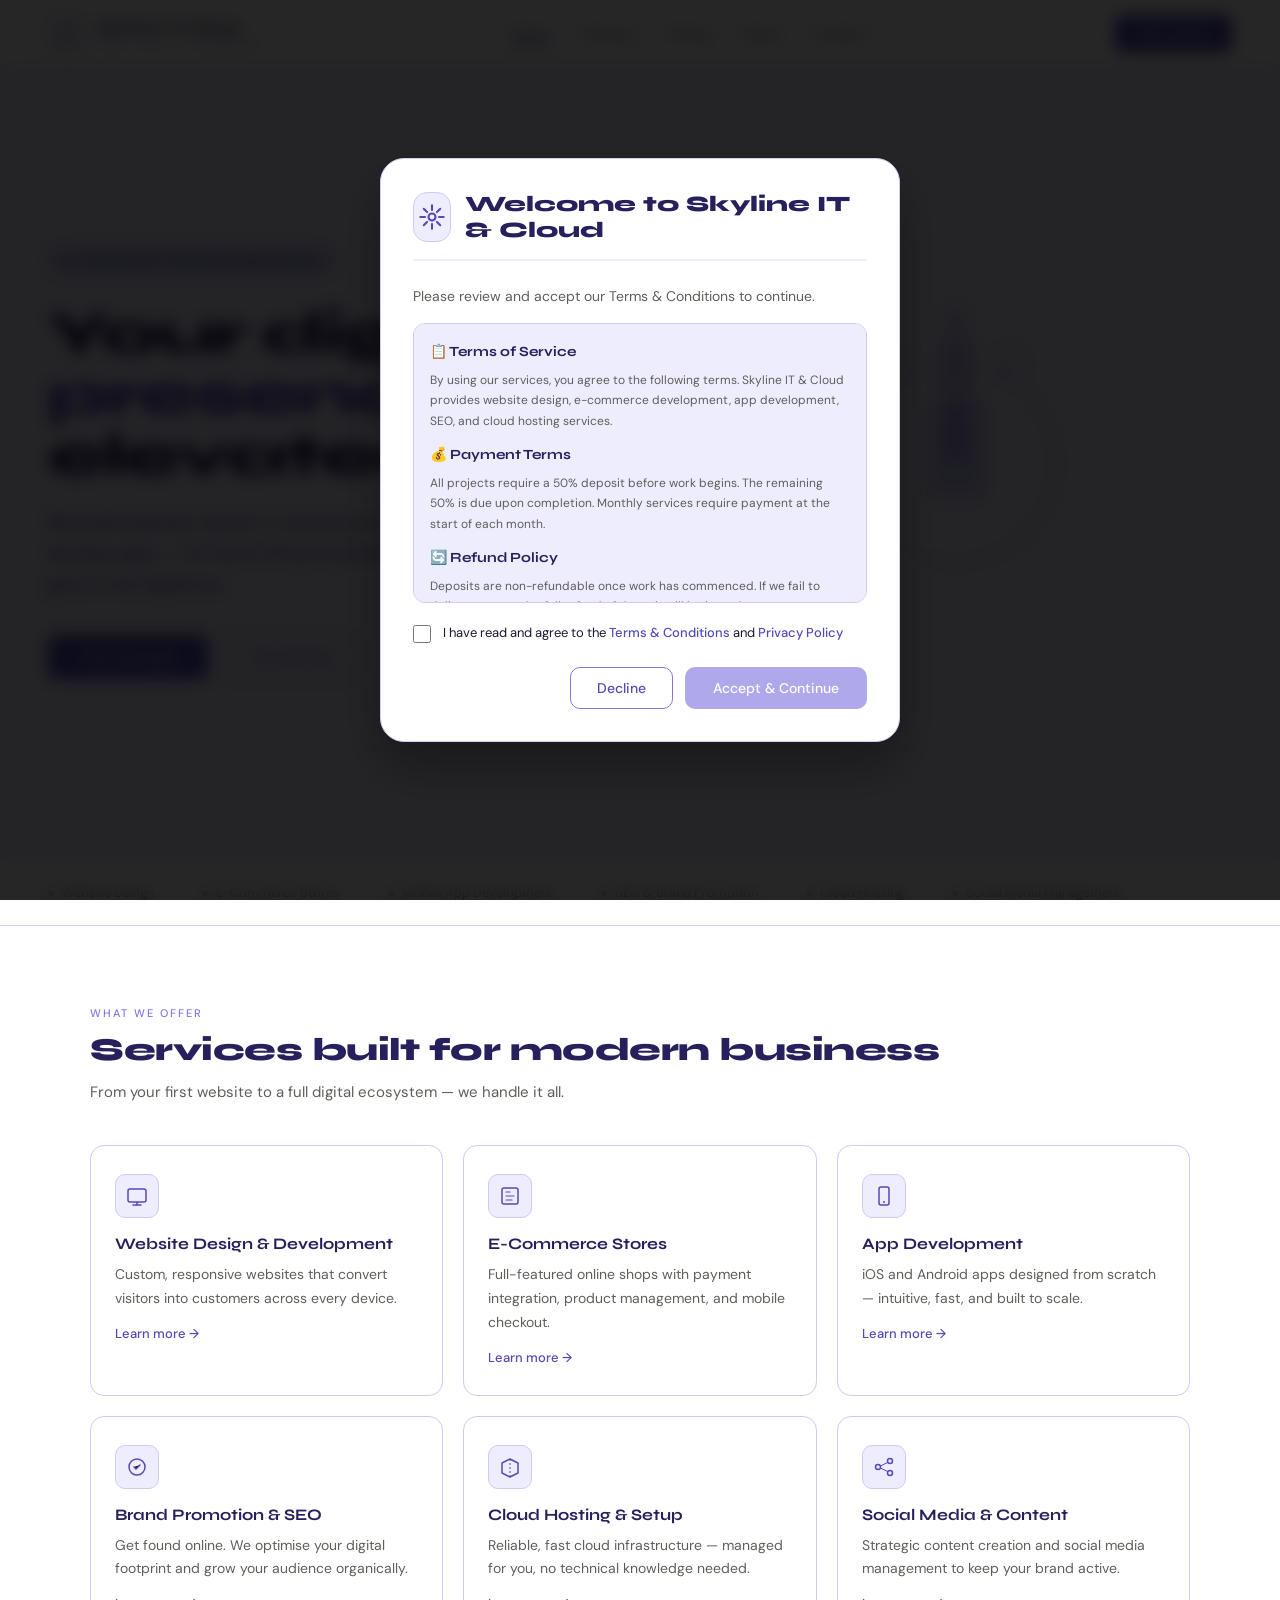
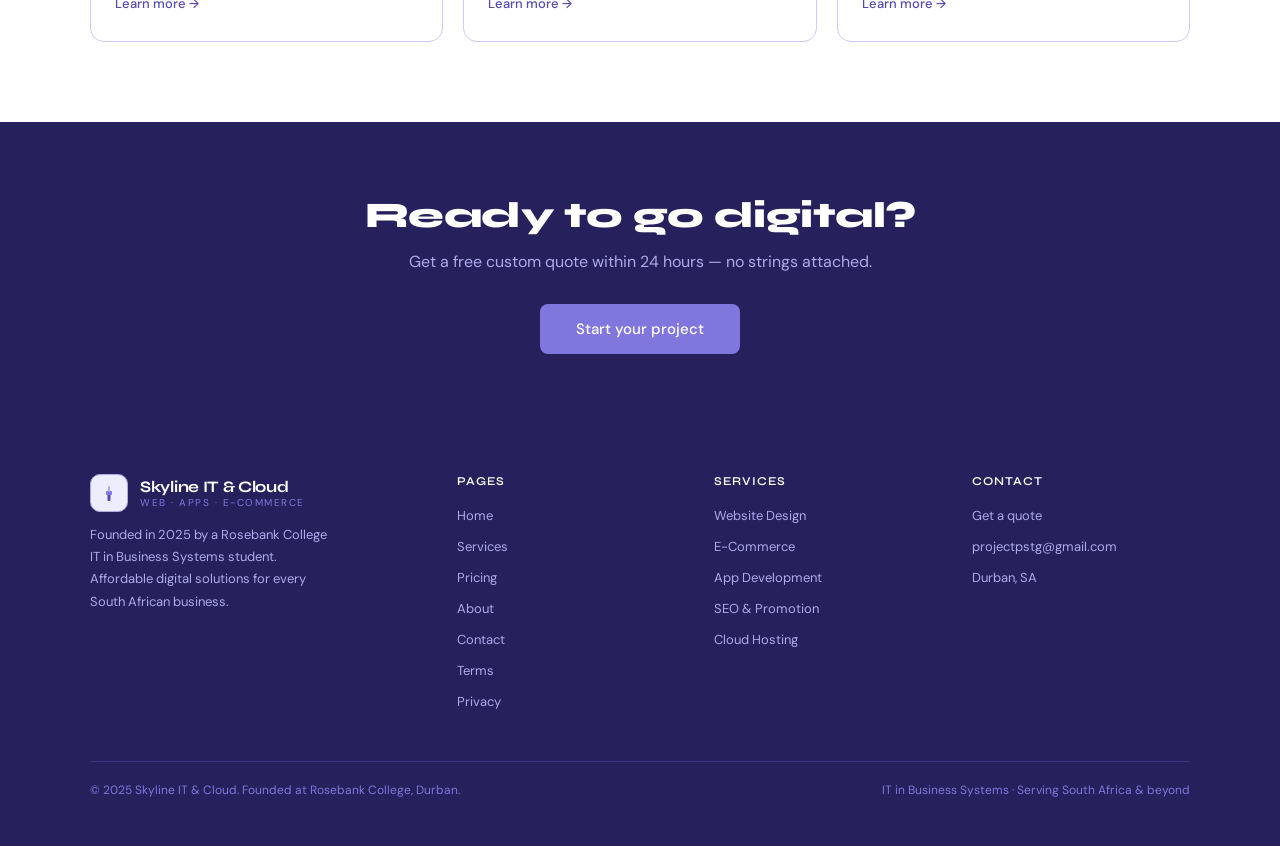
<file: index.html>
<!DOCTYPE html>
<html lang="en">
<head>
<meta charset="UTF-8"/>
<meta name="viewport" content="width=device-width, initial-scale=1.0"/>
<title>Skyline IT & Cloud — Home</title>
<link rel="stylesheet" href="shared.css"/>
<style>
.hero {
  min-height: 88vh;
  display: flex;
  align-items: center;
  background: var(--pu50);
  position: relative;
  overflow: hidden;
  padding: 80px 48px;
}

.hero-bg-ring {
  position: absolute;
  right: 5%;
  top: 50%;
  transform: translateY(-50%);
  width: 520px;
  height: 520px;
}

.hero-content {
  position: relative;
  z-index: 2;
  max-width: 600px;
}

.hero-badge {
  display: inline-flex;
  align-items: center;
  gap: 8px;
  background: var(--pu100);
  color: var(--pu800);
  font-size: 12px;
  padding: 6px 16px;
  border-radius: 20px;
  margin-bottom: 28px;
  font-weight: 500;
}

.hero-badge-dot {
  width: 6px; height: 6px;
  background: var(--pu600);
  border-radius: 50%;
  animation: pulse 2s infinite;
}

@keyframes pulse {
  0%, 100% { opacity: 1; transform: scale(1); }
  50% { opacity: 0.5; transform: scale(1.3); }
}

.hero h1 {
  font-size: 58px;
  font-weight: 800;
  color: var(--pu900);
  line-height: 1.05;
  letter-spacing: -2px;
  margin-bottom: 22px;
}

.hero h1 em {
  font-style: normal;
  color: var(--pu600);
}

.hero p {
  font-size: 17px;
  color: var(--pu800);
  line-height: 1.8;
  margin-bottom: 36px;
  max-width: 440px;
}

.hero-btns { display: flex; gap: 14px; flex-wrap: wrap; }

.trust-bar {
  padding: 24px 48px;
  border-top: 1px solid var(--pu100);
  border-bottom: 1px solid var(--pu100);
  background: white;
  display: flex;
  align-items: center;
  gap: 48px;
  overflow: hidden;
}

.trust-item {
  font-size: 13px;
  color: var(--text-muted);
  display: flex;
  align-items: center;
  gap: 8px;
  white-space: nowrap;
}

.trust-dot { width: 6px; height: 6px; background: var(--pu400); border-radius: 50%; flex-shrink: 0; }

.home-services { padding: 80px 48px; }
.home-services-inner { max-width: 1100px; margin: 0 auto; }

.services-grid {
  display: grid;
  grid-template-columns: repeat(3, 1fr);
  gap: 20px;
  margin-top: 40px;
}

.svc-card {
  border: 1px solid var(--pu100);
  border-radius: 14px;
  padding: 28px 24px;
  transition: border-color 0.2s, transform 0.2s;
  background: white;
}

.svc-card:hover { border-color: var(--pu400); transform: translateY(-3px); }

.svc-icon {
  width: 44px; height: 44px;
  background: var(--pu50);
  border-radius: 10px;
  border: 1px solid var(--pu100);
  display: flex;
  align-items: center;
  justify-content: center;
  margin-bottom: 16px;
}

.svc-card h3 {
  font-size: 16px;
  font-weight: 700;
  color: var(--pu900);
  margin-bottom: 10px;
}

.svc-card p { font-size: 14px; color: var(--text-muted); line-height: 1.7; }

.svc-link {
  display: inline-block;
  margin-top: 14px;
  font-size: 13px;
  color: var(--pu600);
  text-decoration: none;
  font-weight: 500;
}

.svc-link:hover { color: var(--pu800); }

.cta-strip {
  background: var(--pu900);
  padding: 72px 48px;
  text-align: center;
}

.cta-strip h2 {
  font-size: 36px;
  font-weight: 800;
  color: white;
  letter-spacing: -0.5px;
  margin-bottom: 14px;
}

.cta-strip p { font-size: 16px; color: var(--pu200); margin-bottom: 32px; }

.cta-strip .btn-primary { background: var(--pu400); font-size: 15px; padding: 15px 36px; }
.cta-strip .btn-primary:hover { background: var(--pu200); color: var(--pu900); }

@media (max-width: 900px) {
  .services-grid {
    grid-template-columns: repeat(2, 1fr);
  }

  .trust-bar {
    gap: 24px;
  }
}

@media (max-width: 768px) {
  .hero {
    padding: 60px 24px;
    min-height: auto;
  }

  .hero h1 {
    font-size: 42px;
  }

  .hero p {
    font-size: 16px;
    max-width: 100%;
  }

  .hero-btns {
    flex-direction: column;
    align-items: flex-start;
  }

  .hero-btns .btn-outline {
    width: 100%;
    text-align: center;
  }

  .services-grid {
    grid-template-columns: 1fr;
    gap: 16px;
    margin-top: 32px;
  }

  .svc-card {
    padding: 24px 20px;
  }

  .home-services {
    padding: 60px 24px;
  }

  .cta-strip {
    padding: 48px 24px;
  }

  .cta-strip h2 {
    font-size: 28px;
  }

  .cta-strip p {
    font-size: 15px;
  }
}

@media (max-width: 600px) {
  .hero {
    padding: 48px 20px;
  }

  .hero h1 {
    font-size: 36px;
  }

  .hero-badge {
    font-size: 11px;
    padding: 5px 12px;
  }

  .trust-bar {
    padding: 20px 20px;
    gap: 16px;
    flex-wrap: wrap;
  }

  .trust-item {
    font-size: 12px;
  }

  .home-services {
    padding: 48px 20px;
  }

  .cta-strip {
    padding: 40px 20px;
  }
}
</style>
</head>
<body>

<nav>
  <a href="index.html" class="logo">
    <div class="logo-icon">
      <svg width="20" height="20" viewBox="0 0 20 20"><rect x="8.5" y="11" width="3" height="7" rx="1" fill="#534AB7"/><rect x="7" y="8" width="6" height="4" rx="1" fill="#7F77DD"/><rect x="9" y="3" width="2" height="6" rx="1" fill="#AFA9EC"/><path d="M6 6 Q3 5 6 4" fill="none" stroke="#7F77DD" stroke-width="1.2" stroke-linecap="round"/><path d="M14 6 Q17 5 14 4" fill="none" stroke="#7F77DD" stroke-width="1.2" stroke-linecap="round"/></svg>
    </div>
    <div>
      <div class="logo-text">Skyline IT & Cloud</div>
      <div class="logo-tagline">WEB · APPS · E-COMMERCE</div>
    </div>
  </a>
  <ul class="nav-links">
    <li><a href="index.html" class="active">Home</a></li>
    <li><a href="services.html">Services</a></li>
    <li><a href="pricing.html">Pricing</a></li>
    <li><a href="about.html">About</a></li>
    <li><a href="contact.html">Contact</a></li>
  </ul>
  <a href="contact.html" class="nav-cta">Get a quote</a>
</nav>

<section class="hero">
  <div class="hero-content">
    <div class="hero-badge fade-up">
      <span class="hero-badge-dot"></span>
      Founded 2025 · Rosebank College, Durban
    </div>
    <h1 class="fade-up delay-1">Your digital<br/><em>presence</em>,<br/>elevated.</h1>
    <p class="fade-up delay-2">We build websites, launch e-commerce stores, and develop apps — for South African businesses ready to grow in the digital era.</p>
    <div class="hero-btns fade-up delay-3">
      <a href="pricing.html" class="btn-primary">View packages</a>
      <a href="services.html" class="btn-outline">Our services</a>
    </div>
  </div>

  <svg class="hero-bg-ring" viewBox="0 0 520 520" fill="none">
    <circle cx="260" cy="260" r="100" fill="none" stroke="#534AB7" stroke-width="3" opacity="0.2"/>
    <circle cx="260" cy="260" r="160" fill="none" stroke="#534AB7" stroke-width="1.5" stroke-dasharray="6 4" opacity="0.15"/>
    <circle cx="260" cy="260" r="220" fill="none" stroke="#534AB7" stroke-width="1" stroke-dasharray="4 6" opacity="0.1"/>
    <rect x="244" y="140" width="32" height="120" rx="6" fill="#534AB7" opacity="0.25"/>
    <rect x="232" y="200" width="56" height="95" rx="6" fill="#7F77DD" opacity="0.3"/>
    <rect x="250" y="108" width="20" height="40" rx="4" fill="#AFA9EC" opacity="0.4"/>
    <path d="M220 175 Q190 160 220 145" fill="none" stroke="#7F77DD" stroke-width="2.5" stroke-linecap="round" opacity="0.5"/>
    <path d="M205 185 Q165 160 205 135" fill="none" stroke="#AFA9EC" stroke-width="1.5" stroke-linecap="round" opacity="0.4"/>
    <path d="M300 175 Q330 160 300 145" fill="none" stroke="#7F77DD" stroke-width="2.5" stroke-linecap="round" opacity="0.5"/>
    <path d="M315 185 Q355 160 315 135" fill="none" stroke="#AFA9EC" stroke-width="1.5" stroke-linecap="round" opacity="0.4"/>
  </svg>
</section>

<div class="trust-bar">
  <div class="trust-item"><span class="trust-dot"></span>Website Design</div>
  <div class="trust-item"><span class="trust-dot"></span>E-Commerce Stores</div>
  <div class="trust-item"><span class="trust-dot"></span>Mobile App Development</div>
  <div class="trust-item"><span class="trust-dot"></span>SEO & Brand Promotion</div>
  <div class="trust-item"><span class="trust-dot"></span>Cloud Hosting</div>
  <div class="trust-item"><span class="trust-dot"></span>Social Media Management</div>
</div>

<div class="home-services">
  <div class="home-services-inner">
    <div class="section-label">What we offer</div>
    <h2 style="font-size:32px;font-weight:800;color:var(--pu900);letter-spacing:-0.5px;margin-bottom:10px">Services built for modern business</h2>
    <p style="font-size:15px;color:var(--text-muted);line-height:1.75;margin-bottom:0">From your first website to a full digital ecosystem — we handle it all.</p>

    <div class="services-grid">
      <div class="svc-card">
        <div class="svc-icon">
          <svg width="22" height="22" viewBox="0 0 22 22"><rect x="2" y="4" width="18" height="13" rx="2" fill="none" stroke="#534AB7" stroke-width="1.5"/><line x1="7" y1="20" x2="15" y2="20" stroke="#534AB7" stroke-width="1.5" stroke-linecap="round"/><line x1="11" y1="17" x2="11" y2="20" stroke="#534AB7" stroke-width="1.5"/></svg>
        </div>
        <h3>Website Design & Development</h3>
        <p>Custom, responsive websites that convert visitors into customers across every device.</p>
        <a href="services.html" class="svc-link">Learn more →</a>
      </div>
      <div class="svc-card">
        <div class="svc-icon">
          <svg width="22" height="22" viewBox="0 0 22 22"><rect x="3" y="3" width="16" height="16" rx="2" fill="none" stroke="#534AB7" stroke-width="1.5"/><path d="M7 11h8M7 7h4M7 15h6" stroke="#534AB7" stroke-width="1.2" stroke-linecap="round"/></svg>
        </div>
        <h3>E-Commerce Stores</h3>
        <p>Full-featured online shops with payment integration, product management, and mobile checkout.</p>
        <a href="services.html" class="svc-link">Learn more →</a>
      </div>
      <div class="svc-card">
        <div class="svc-icon">
          <svg width="22" height="22" viewBox="0 0 22 22"><rect x="6" y="2" width="10" height="18" rx="2" fill="none" stroke="#534AB7" stroke-width="1.5"/><circle cx="11" cy="17" r="1" fill="#534AB7"/></svg>
        </div>
        <h3>App Development</h3>
        <p>iOS and Android apps designed from scratch — intuitive, fast, and built to scale.</p>
        <a href="services.html" class="svc-link">Learn more →</a>
      </div>
      <div class="svc-card">
        <div class="svc-icon">
          <svg width="22" height="22" viewBox="0 0 22 22"><circle cx="11" cy="11" r="8" fill="none" stroke="#534AB7" stroke-width="1.5"/><path d="M8 11l2 2 4-4" stroke="#534AB7" stroke-width="1.5" stroke-linecap="round" stroke-linejoin="round"/></svg>
        </div>
        <h3>Brand Promotion & SEO</h3>
        <p>Get found online. We optimise your digital footprint and grow your audience organically.</p>
        <a href="services.html" class="svc-link">Learn more →</a>
      </div>
      <div class="svc-card">
        <div class="svc-icon">
          <svg width="22" height="22" viewBox="0 0 22 22"><path d="M3 17 L3 7 L11 3 L19 7 L19 17 L11 21 Z" fill="none" stroke="#534AB7" stroke-width="1.5" stroke-linejoin="round"/><line x1="11" y1="3" x2="11" y2="21" stroke="#534AB7" stroke-width="1" stroke-dasharray="2 2"/></svg>
        </div>
        <h3>Cloud Hosting & Setup</h3>
        <p>Reliable, fast cloud infrastructure — managed for you, no technical knowledge needed.</p>
        <a href="services.html" class="svc-link">Learn more →</a>
      </div>
      <div class="svc-card">
        <div class="svc-icon">
          <svg width="22" height="22" viewBox="0 0 22 22"><circle cx="5" cy="11" r="2.5" fill="none" stroke="#534AB7" stroke-width="1.5"/><circle cx="17" cy="5" r="2.5" fill="none" stroke="#534AB7" stroke-width="1.5"/><circle cx="17" cy="17" r="2.5" fill="none" stroke="#534AB7" stroke-width="1.5"/><line x1="7.5" y1="10" x2="14.5" y2="6.5" stroke="#534AB7" stroke-width="1"/><line x1="7.5" y1="12" x2="14.5" y2="15.5" stroke="#534AB7" stroke-width="1"/></svg>
        </div>
        <h3>Social Media & Content</h3>
        <p>Strategic content creation and social media management to keep your brand active.</p>
        <a href="services.html" class="svc-link">Learn more →</a>
      </div>
    </div>
  </div>
</div>

<div class="cta-strip">
  <h2>Ready to go digital?</h2>
  <p>Get a free custom quote within 24 hours — no strings attached.</p>
  <a href="contact.html" class="btn-primary">Start your project</a>
</div>

<footer>
  <div class="footer-inner">
    <div class="footer-brand">
      <div class="logo">
        <div class="logo-icon">
          <svg width="20" height="20" viewBox="0 0 20 20"><rect x="8.5" y="11" width="3" height="7" rx="1" fill="#534AB7"/><rect x="7" y="8" width="6" height="4" rx="1" fill="#7F77DD"/><rect x="9" y="3" width="2" height="6" rx="1" fill="#AFA9EC"/></svg>
        </div>
        <div>
          <div class="logo-text">Skyline IT & Cloud</div>
          <div class="logo-tagline">WEB · APPS · E-COMMERCE</div>
        </div>
      </div>
      <p>Founded in 2025 by a Rosebank College IT in Business Systems student. Affordable digital solutions for every South African business.</p>
    </div>
    <div class="footer-col">
      <h4>Pages</h4>
      <ul>
        <li><a href="index.html">Home</a></li>
        <li><a href="services.html">Services</a></li>
        <li><a href="pricing.html">Pricing</a></li>
        <li><a href="about.html">About</a></li>
        <li><a href="contact.html">Contact</a></li>
        <li><a href="terms.html">Terms</a></li>
        <li><a href="privacy.html">Privacy</a></li>
      </ul>
    </div>
    <div class="footer-col">
      <h4>Services</h4>
      <ul>
        <li><a href="services.html">Website Design</a></li>
        <li><a href="services.html">E-Commerce</a></li>
        <li><a href="services.html">App Development</a></li>
        <li><a href="services.html">SEO & Promotion</a></li>
        <li><a href="services.html">Cloud Hosting</a></li>
      </ul>
    </div>
    <div class="footer-col">
      <h4>Contact</h4>
      <ul>
        <li><a href="contact.html">Get a quote</a></li>
        <li><a href="mailto:projectpstg@gmail.com">projectpstg@gmail.com</a></li>
        <li><a href="#">Durban, SA</a></li>
      </ul>
    </div>
  </div>
  <div class="footer-bottom">
    <p>© 2025 Skyline IT & Cloud. Founded at Rosebank College, Durban.</p>
    <p>IT in Business Systems · Serving South Africa & beyond</p>
  </div>
</footer>
<!-- Terms & Conditions Popup -->
<div id="tcPopup" style="display: none;">
    <div class="tc-modal-overlay">
        <div class="tc-modal-container">
            <div class="tc-modal-header">
                <div class="tc-modal-icon">
                    <svg width="28" height="28" viewBox="0 0 24 24" fill="none" stroke="#534AB7" stroke-width="1.8">
                        <path d="M12 2v4M12 18v4M4.93 4.93l2.83 2.83M16.24 16.24l2.83 2.83M2 12h4M18 12h4M4.93 19.07l2.83-2.83M16.24 7.76l2.83-2.83" stroke-linecap="round"/>
                        <circle cx="12" cy="12" r="3"/>
                    </svg>
                </div>
                <h3>Welcome to Skyline IT & Cloud</h3>
            </div>
            <div class="tc-modal-body">
                <p>Please review and accept our Terms & Conditions to continue.</p>
                <div class="tc-terms-scroll">
                    <h4>📋 Terms of Service</h4>
                    <p>By using our services, you agree to the following terms. Skyline IT & Cloud provides website design, e-commerce development, app development, SEO, and cloud hosting services.</p>
                    
                    <h4>💰 Payment Terms</h4>
                    <p>All projects require a 50% deposit before work begins. The remaining 50% is due upon completion. Monthly services require payment at the start of each month.</p>
                    
                    <h4>🔄 Refund Policy</h4>
                    <p>Deposits are non-refundable once work has commenced. If we fail to deliver as agreed, a full refund of deposit will be issued.</p>
                    
                    <h4>📄 Intellectual Property</h4>
                    <p>Upon full payment, you own all rights to the delivered work. We reserve the right to display the work in our portfolio.</p>
                    
                    <h4>⚠️ Limitation of Liability</h4>
                    <p>Skyline IT & Cloud is not liable for indirect damages or third-party claims. Our total liability is limited to the amount paid for the service.</p>
                    
                    <h4>🔒 Privacy Policy</h4>
                    <p>We collect only necessary information to provide our services. Your data is never sold to third parties. We use SSL encryption to protect your information.</p>
                    
                    <h4>⚖️ Governing Law</h4>
                    <p>These terms are governed by the laws of South Africa. Disputes will be resolved in Durban, South Africa.</p>
                </div>
                <label class="tc-checkbox-container">
					<input type="checkbox" id="tcAgreeCheckbox">
					<span>I have read and agree to the <a href="terms.html" id="tcTermsLink">Terms & Conditions</a> and <a href="privacy.html" id="tcPrivacyLink">Privacy Policy</a></span>
				</label>
            </div>
            <div class="tc-modal-buttons">
                <button class="tc-btn-outline" id="tcDeclineBtn">Decline</button>
                <button class="tc-btn-primary" id="tcAcceptBtn" disabled>Accept & Continue</button>
            </div>
        </div>
    </div>
</div>

<script>
(function() {
    // Check if user already accepted
    if (!localStorage.getItem('skyline_terms_accepted')) {
        // Show popup after 0.5 seconds
        setTimeout(function() {
            var popup = document.getElementById('tcPopup');
            if (popup) {
                popup.style.display = 'block';
                document.body.style.overflow = 'hidden';
            }
        }, 500);
    }
    
    // Get elements
    var checkbox = document.getElementById('tcAgreeCheckbox');
    var acceptBtn = document.getElementById('tcAcceptBtn');
    var declineBtn = document.getElementById('tcDeclineBtn');
    var popup = document.getElementById('tcPopup');
    
    // Enable accept button when checkbox is checked
    if (checkbox) {
        checkbox.addEventListener('change', function() {
            if (acceptBtn) {
                acceptBtn.disabled = !this.checked;
            }
        });
    }
    
    // Accept button click
    if (acceptBtn) {
        acceptBtn.addEventListener('click', function() {
            if (checkbox && checkbox.checked) {
                localStorage.setItem('skyline_terms_accepted', 'true');
                localStorage.setItem('skyline_terms_date', new Date().toISOString());
                if (popup) {
                    popup.style.display = 'none';
                    document.body.style.overflow = '';
                }
            }
        });
    }
    
    // Decline button click
    if (declineBtn) {
        declineBtn.addEventListener('click', function() {
            alert('You must accept the Terms & Conditions to use this website.');
            // Optional: redirect to Google
            // window.location.href = 'https://www.google.com';
        });
    }
    
    // Terms link click
    var termsLink = document.getElementById('tcTermsLink');
    if (termsLink) {
        termsLink.addEventListener('click', function(e) {
            e.preventDefault();
            alert('Full Terms & Conditions available upon request. Email projectpstg@gmail.com for details.');
        });
    }
    
    // Privacy link click
    var privacyLink = document.getElementById('tcPrivacyLink');
    if (privacyLink) {
        privacyLink.addEventListener('click', function(e) {
            e.preventDefault();
            alert('Privacy Policy: We only collect essential information to provide our services. Your data is never shared. Full policy available on request.');
        });
    }
})();
</script>
</body>
</html>
</file>
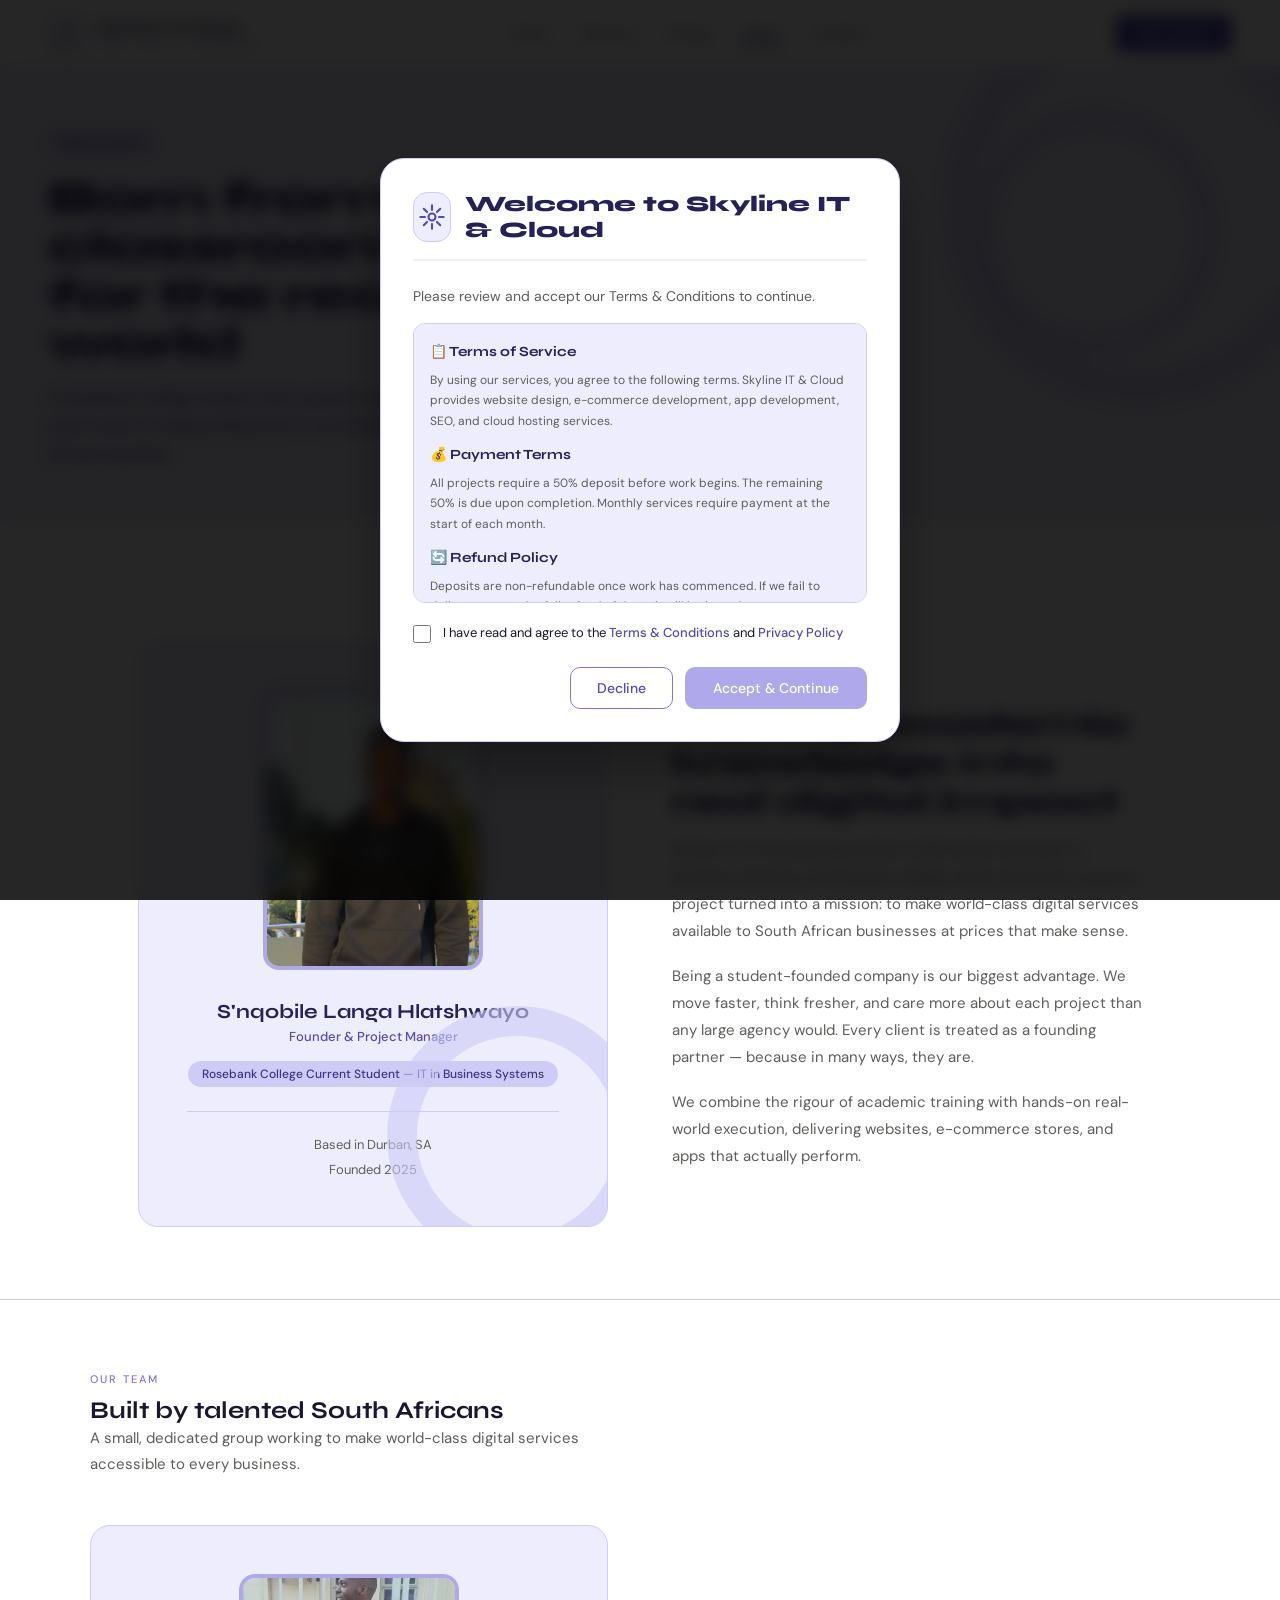
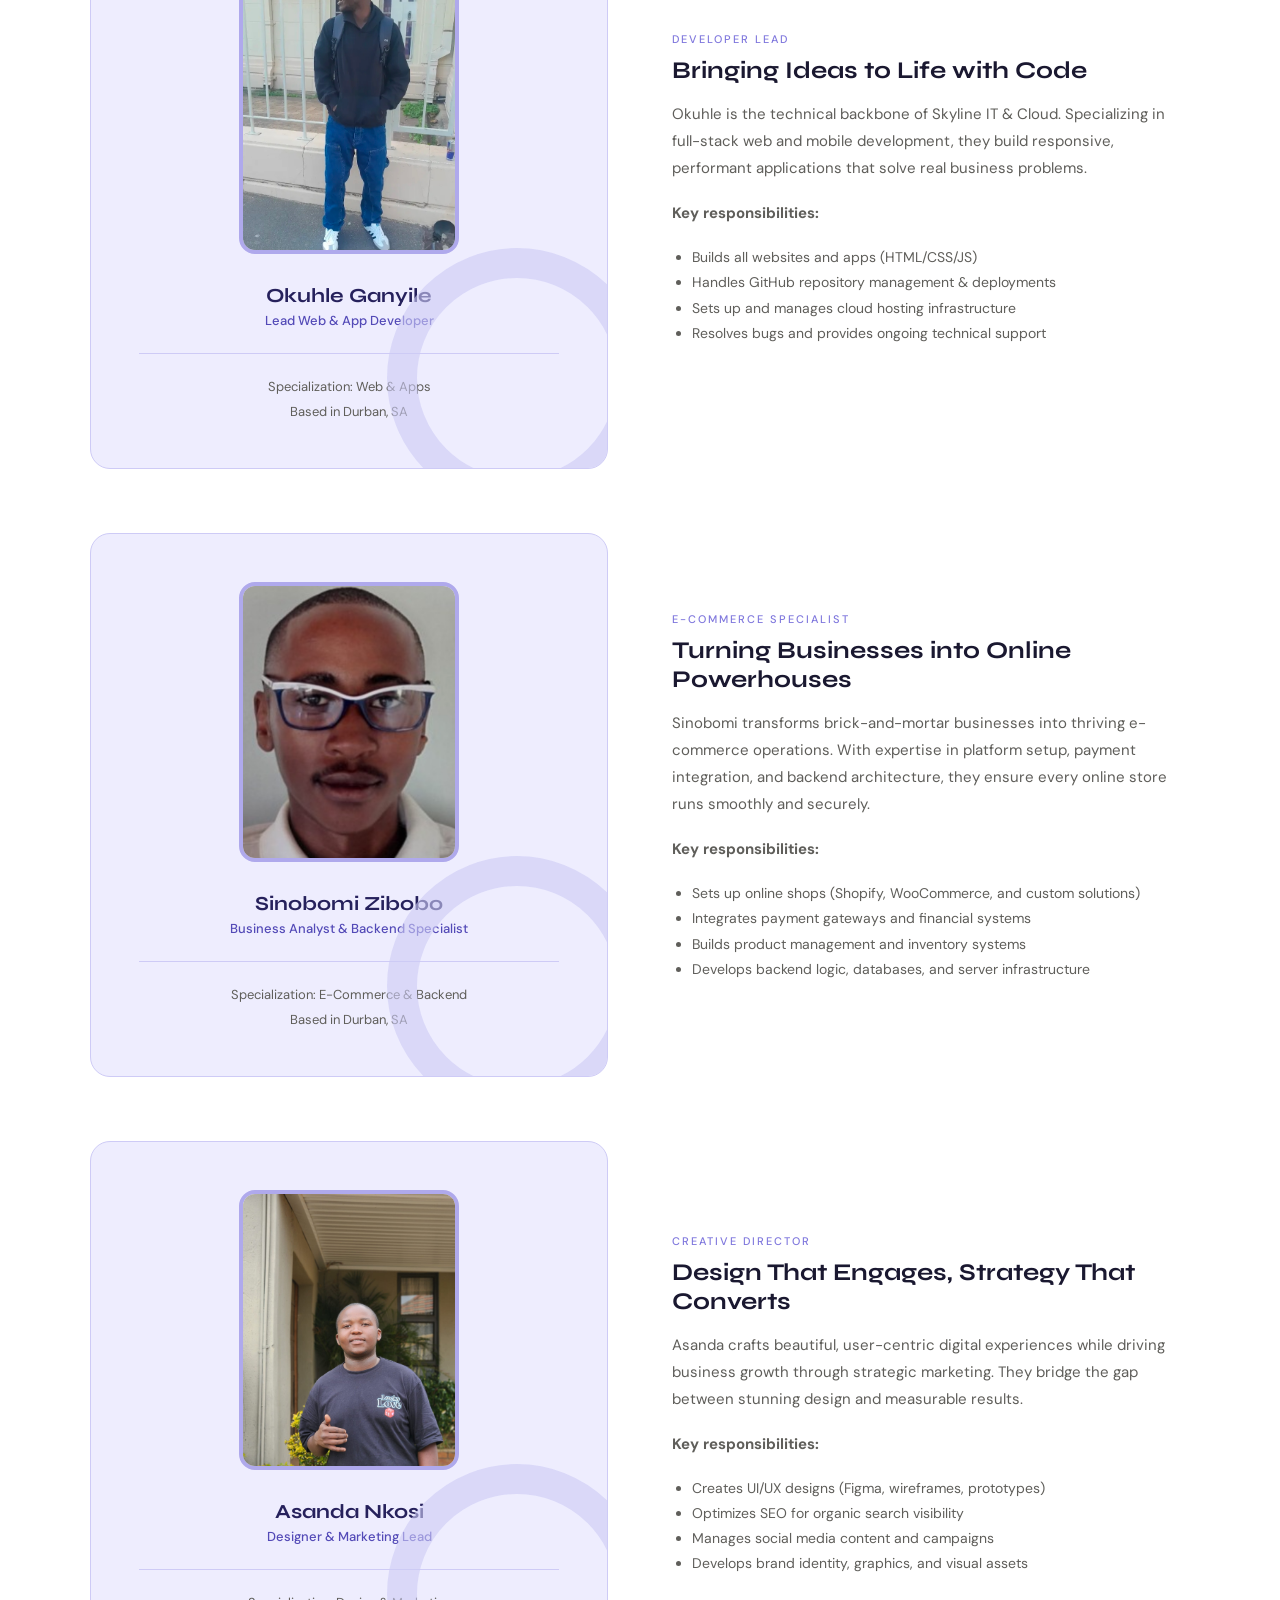
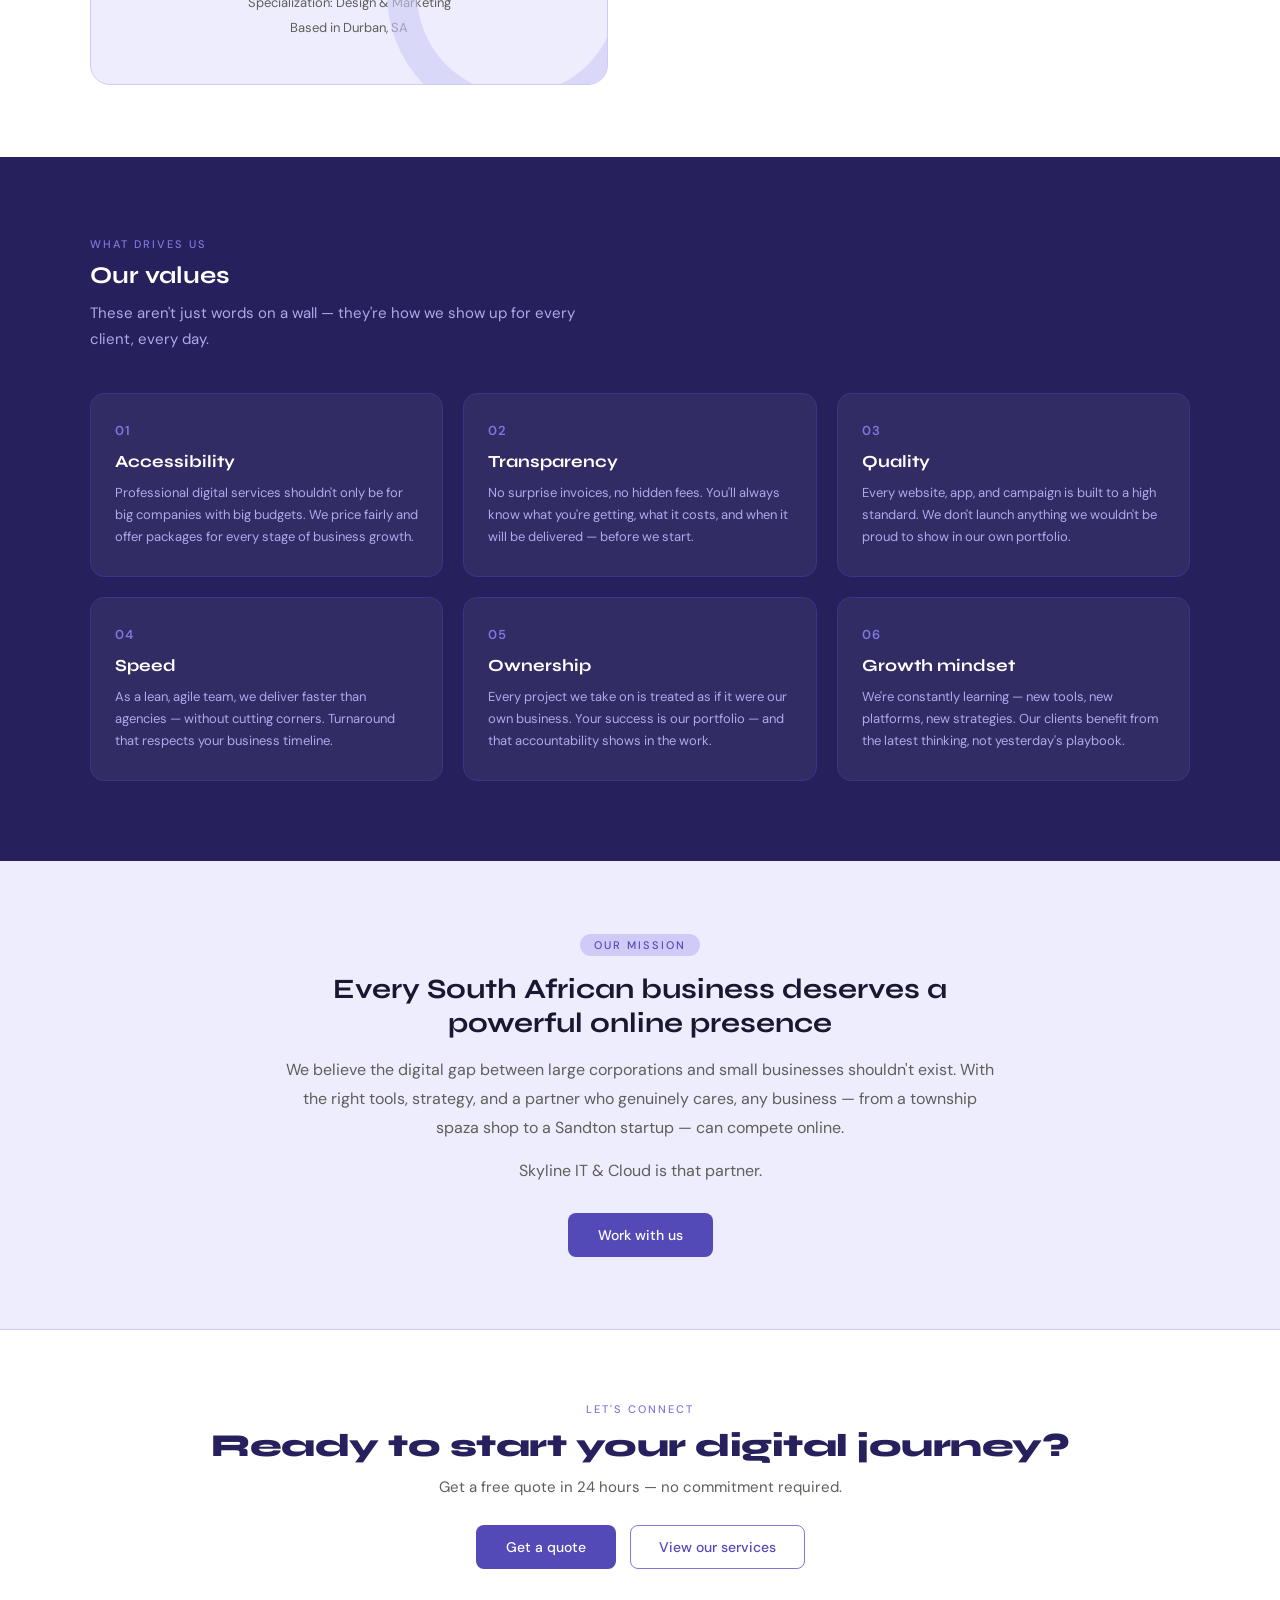
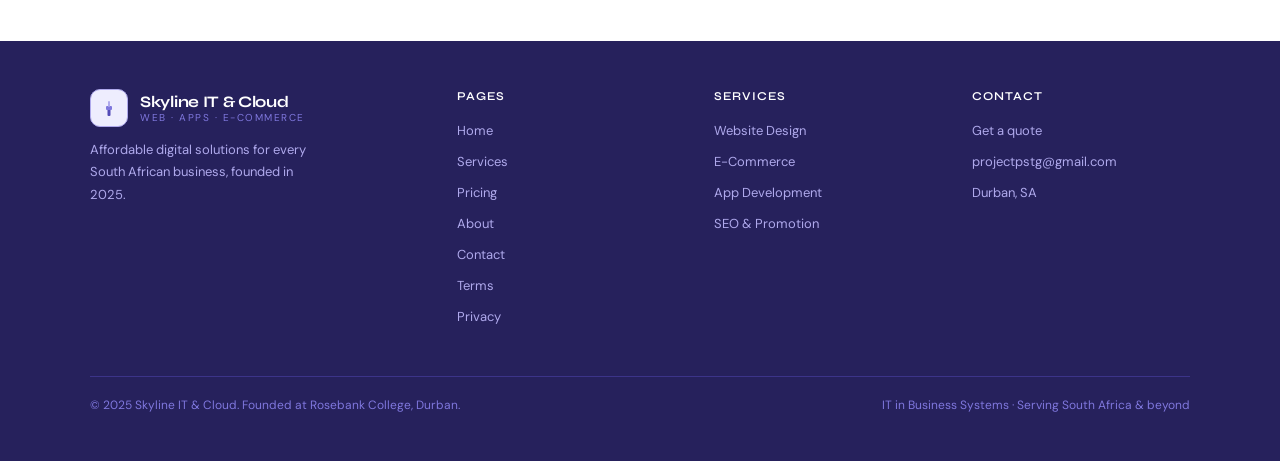
<file: about.html>
<!DOCTYPE html>
<html lang="en">
<head>
<meta charset="UTF-8"/>
<meta name="viewport" content="width=device-width, initial-scale=1.0"/>
<title>About — Skyline IT & Cloud</title>
<link rel="stylesheet" href="shared.css"/>
<style>
.about-grid {
  display: grid;
  grid-template-columns: 1fr 1fr;
  gap: 64px;
  align-items: center;
  margin-top: 48px;
}

.about-visual {
  background: var(--pu50);
  border: 1px solid var(--pu100);
  border-radius: 20px;
  padding: 48px;
  text-align: center;
  position: relative;
  overflow: hidden;
}

.about-visual::before {
  content: '';
  position: absolute;
  bottom: -40px; right: -40px;
  width: 200px; height: 200px;
  border-radius: 50%;
  border: 30px solid var(--pu100);
  opacity: 0.6;
}

.avatar {
  width: 220px; height: 280px;
  object-fit: cover;
  object-position: top center;
  margin: 0 auto 24px;
  border: 4px solid var(--pu200);
  border-radius: 16px;
}

.about-visual h3 {
  font-size: 20px;
  font-weight: 700;
  color: var(--pu900);
  margin-bottom: 4px;
}

.about-visual .role {
  font-size: 13px;
  color: var(--pu600);
  font-weight: 500;
  margin-bottom: 16px;
}

.about-visual .institution {
  display: inline-block;
  background: var(--pu100);
  color: var(--pu800);
  font-size: 12px;
  padding: 5px 14px;
  border-radius: 20px;
  font-weight: 500;
}

.about-text h2 { margin-bottom: 16px; }
.about-text p {
  font-size: 15px;
  color: var(--text-muted);
  line-height: 1.8;
  margin-bottom: 18px;
}

.stats-row {
  display: grid;
  grid-template-columns: repeat(3, 1fr);
  gap: 16px;
  margin-top: 32px;
}

.stat-card {
  background: white;
  border: 1px solid var(--pu100);
  border-radius: 12px;
  padding: 20px 16px;
  text-align: center;
}

.stat-num {
  font-size: 30px;
  font-weight: 800;
  color: var(--pu600);
  font-family: 'Syne', sans-serif;
  margin-bottom: 4px;
}

.stat-label { font-size: 12px; color: var(--text-muted); line-height: 1.4; }

.values-section {
  background: var(--pu900);
  padding: 80px 48px;
}

.values-inner { max-width: 1100px; margin: 0 auto; }
.values-inner .section-label { color: var(--pu400); }
.values-inner h2 { color: white; margin-bottom: 10px; }
.values-inner .section-sub { color: var(--pu200); }

.values-grid {
  display: grid;
  grid-template-columns: repeat(3, 1fr);
  gap: 20px;
  margin-top: 40px;
}

.value-card {
  background: rgba(255,255,255,0.05);
  border: 1px solid var(--pu800);
  border-radius: 14px;
  padding: 28px 24px;
}

.value-num {
  font-size: 13px;
  color: var(--pu400);
  font-weight: 600;
  margin-bottom: 12px;
  letter-spacing: 1px;
}

.value-card h4 {
  font-size: 17px;
  font-weight: 700;
  color: white;
  margin-bottom: 10px;
  font-family: 'Syne', sans-serif;
}

.value-card p { font-size: 13px; color: var(--pu200); line-height: 1.7; }

.mission-section { padding: 72px 48px; background: var(--pu50); border-bottom: 1px solid var(--pu100); }
.mission-inner { max-width: 720px; margin: 0 auto; text-align: center; }
.mission-inner h2 { font-size: 28px; margin-bottom: 16px; }
.mission-inner p { font-size: 16px; color: var(--text-muted); line-height: 1.8; margin-bottom: 14px; }

.cta-strip {
  padding: 72px 48px;
  text-align: center;
}

.cta-strip h2 { font-size: 32px; font-weight: 800; color: var(--pu900); letter-spacing: -0.5px; margin-bottom: 12px; }
.cta-strip p { font-size: 15px; color: var(--text-muted); margin-bottom: 28px; }

.team-section {
  padding: 72px 48px;
  background: white;
  border-top: 1px solid var(--pu100);
}

.team-inner { max-width: 1100px; margin: 0 auto; }

@media (max-width: 900px) {
  .about-grid {
    grid-template-columns: 1fr;
    gap: 48px;
  }

  .stats-row {
    grid-template-columns: repeat(2, 1fr);
  }

  .values-grid {
    grid-template-columns: repeat(2, 1fr);
  }
}

@media (max-width: 768px) {
  .about-visual {
    padding: 32px 24px;
  }

  .avatar {
    width: 180px;
    height: 240px;
  }

  .about-grid {
    gap: 40px;
    margin-top: 36px;
  }

  .stats-row {
    grid-template-columns: 1fr;
    gap: 12px;
  }

  .values-section {
    padding: 60px 24px;
  }

  .values-grid {
    grid-template-columns: 1fr;
    gap: 16px;
  }

  .mission-section {
    padding: 48px 24px;
  }

  .cta-strip {
    padding: 48px 24px;
  }

  .team-section {
    padding: 60px 24px;
  }
}

@media (max-width: 600px) {
  .about-visual {
    padding: 28px 20px;
  }

  .avatar {
    width: 160px;
    height: 200px;
  }

  .about-grid {
    gap: 32px;
    margin-top: 32px;
  }

  .stats-row {
    margin-top: 24px;
  }

  .stat-card {
    padding: 16px 12px;
  }

  .values-section {
    padding: 48px 20px;
  }

  .value-card {
    padding: 24px 20px;
  }

  .mission-section {
    padding: 40px 20px;
  }

  .mission-inner h2 {
    font-size: 24px;
  }

  .cta-strip {
    padding: 40px 20px;
  }

  .cta-strip h2 {
    font-size: 28px;
  }

  .team-section {
    padding: 40px 20px;
  }
}
</style>
</head>
<body>

<nav>
  <a href="index.html" class="logo">
    <div class="logo-icon">
      <svg width="20" height="20" viewBox="0 0 20 20"><rect x="8.5" y="11" width="3" height="7" rx="1" fill="#534AB7"/><rect x="7" y="8" width="6" height="4" rx="1" fill="#7F77DD"/><rect x="9" y="3" width="2" height="6" rx="1" fill="#AFA9EC"/><path d="M6 6 Q3 5 6 4" fill="none" stroke="#7F77DD" stroke-width="1.2" stroke-linecap="round"/><path d="M14 6 Q17 5 14 4" fill="none" stroke="#7F77DD" stroke-width="1.2" stroke-linecap="round"/></svg>
    </div>
    <div>
      <div class="logo-text">Skyline IT & Cloud</div>
      <div class="logo-tagline">WEB · APPS · E-COMMERCE</div>
    </div>
  </a>
  <ul class="nav-links">
    <li><a href="index.html">Home</a></li>
    <li><a href="services.html">Services</a></li>
    <li><a href="pricing.html">Pricing</a></li>
    <li><a href="about.html" class="active">About</a></li>
    <li><a href="contact.html">Contact</a></li>
  </ul>
  <a href="contact.html" class="nav-cta">Get a quote</a>
</nav>

<div class="page-hero">
  <div class="hero-eyebrow">Our story</div>
  <h1>Born from a classroom, built for the real world</h1>
  <p>A Rosebank College student with a passion for digital solutions and a vision to make professional IT accessible to every South African business.</p>
</div>

<div class="section">
  <div class="about-grid">
    <div class="about-visual">
      <img src="images/me.jpg" alt="S'nqobile Langa Hlatshwayo" class="avatar">
      <h3>S'nqobile Langa Hlatshwayo</h3>
      <p class="role">Founder & Project Manager</p>
      <div class="institution">Rosebank College Current Student — IT in Business Systems</div>
      <div style="margin-top:24px;padding-top:24px;border-top:1px solid var(--pu100)">
        <div style="font-size:13px;color:var(--text-muted);margin-bottom:8px">Based in Durban, SA</div>
        <div style="font-size:13px;color:var(--text-muted)">Founded 2025</div>
      </div>
    </div>
    <div class="about-text">
      <div class="section-label">Who we are</div>
      <h2>Turning academic knowledge into real digital impact</h2>
      <p>Skyline IT & Cloud was founded in 2025 while studying IT in Business Systems at Rosebank College. What started as a passion project turned into a mission: to make world-class digital services available to South African businesses at prices that make sense.</p>
      <p>Being a student-founded company is our biggest advantage. We move faster, think fresher, and care more about each project than any large agency would. Every client is treated as a founding partner — because in many ways, they are.</p>
      <p>We combine the rigour of academic training with hands-on real-world execution, delivering websites, e-commerce stores, and apps that actually perform.</p>

    </div>
  </div>
</div>

<div class="team-section">
  <div class="team-inner">
    <div class="section-label">Our team</div>
    <h2>Built by talented South Africans</h2>
    <p class="section-sub">A small, dedicated group working to make world-class digital services accessible to every business.</p>

    <!-- OG Profile -->
    <div class="about-grid" style="margin-top: 48px;">
      <div class="about-visual">
        <img src="og.jpeg" alt="Okuhle Ganyile - Lead Web & App Developer" class="avatar">
        <h3>Okuhle Ganyile</h3>
        <p class="role">Lead Web & App Developer</p>
        <div style="margin-top:24px;padding-top:24px;border-top:1px solid var(--pu100)">
          <div style="font-size:13px;color:var(--text-muted);margin-bottom:8px">Specialization: Web & Apps</div>
          <div style="font-size:13px;color:var(--text-muted)">Based in Durban, SA</div>
        </div>
      </div>
      <div class="about-text">
        <div class="section-label">Developer Lead</div>
        <h2>Bringing Ideas to Life with Code</h2>
        <p>Okuhle is the technical backbone of Skyline IT & Cloud. Specializing in full-stack web and mobile development, they build responsive, performant applications that solve real business problems.</p>
        <p><strong>Key responsibilities:</strong></p>
        <ul style="font-size:14px;color:var(--text-muted);line-height:1.8;margin:16px 0;padding-left:20px;">
          <li>Builds all websites and apps (HTML/CSS/JS)</li>
          <li>Handles GitHub repository management & deployments</li>
          <li>Sets up and manages cloud hosting infrastructure</li>
          <li>Resolves bugs and provides ongoing technical support</li>
        </ul>
      </div>
    </div>

    <!-- Sno Profile -->
    <div class="about-grid" style="margin-top: 64px;">
      <div class="about-visual">
        <img src="Sno.png" alt="Sinobomi Zibobo - Business Analyst" class="avatar">
        <h3>Sinobomi Zibobo</h3>
        <p class="role">Business Analyst & Backend Specialist</p>
        <div style="margin-top:24px;padding-top:24px;border-top:1px solid var(--pu100)">
          <div style="font-size:13px;color:var(--text-muted);margin-bottom:8px">Specialization: E-Commerce & Backend</div>
          <div style="font-size:13px;color:var(--text-muted)">Based in Durban, SA</div>
        </div>
      </div>
      <div class="about-text">
        <div class="section-label">E-Commerce Specialist</div>
        <h2>Turning Businesses into Online Powerhouses</h2>
        <p>Sinobomi transforms brick-and-mortar businesses into thriving e-commerce operations. With expertise in platform setup, payment integration, and backend architecture, they ensure every online store runs smoothly and securely.</p>
        <p><strong>Key responsibilities:</strong></p>
        <ul style="font-size:14px;color:var(--text-muted);line-height:1.8;margin:16px 0;padding-left:20px;">
          <li>Sets up online shops (Shopify, WooCommerce, and custom solutions)</li>
          <li>Integrates payment gateways and financial systems</li>
          <li>Builds product management and inventory systems</li>
          <li>Develops backend logic, databases, and server infrastructure</li>
        </ul>
      </div>
    </div>

    <!-- Fats Profile -->
    <div class="about-grid" style="margin-top: 64px;">
      <div class="about-visual">
        <img src="fats.jpeg" alt="Asanda Nkosi - Designer & Marketing Lead" class="avatar">
        <h3>Asanda Nkosi</h3>
        <p class="role">Designer & Marketing Lead</p>
        <div style="margin-top:24px;padding-top:24px;border-top:1px solid var(--pu100)">
          <div style="font-size:13px;color:var(--text-muted);margin-bottom:8px">Specialization: Design & Marketing</div>
          <div style="font-size:13px;color:var(--text-muted)">Based in Durban, SA</div>
        </div>
      </div>
      <div class="about-text">
        <div class="section-label">Creative Director</div>
        <h2>Design That Engages, Strategy That Converts</h2>
        <p>Asanda crafts beautiful, user-centric digital experiences while driving business growth through strategic marketing. They bridge the gap between stunning design and measurable results.</p>
        <p><strong>Key responsibilities:</strong></p>
        <ul style="font-size:14px;color:var(--text-muted);line-height:1.8;margin:16px 0;padding-left:20px;">
          <li>Creates UI/UX designs (Figma, wireframes, prototypes)</li>
          <li>Optimizes SEO for organic search visibility</li>
          <li>Manages social media content and campaigns</li>
          <li>Develops brand identity, graphics, and visual assets</li>
        </ul>
      </div>
    </div>

  </div>
</div>

<div class="values-section">
  <div class="values-inner">
    <div class="section-label">What drives us</div>
    <h2>Our values</h2>
    <p class="section-sub">These aren't just words on a wall — they're how we show up for every client, every day.</p>
    <div class="values-grid">
      <div class="value-card">
        <div class="value-num">01</div>
        <h4>Accessibility</h4>
        <p>Professional digital services shouldn't only be for big companies with big budgets. We price fairly and offer packages for every stage of business growth.</p>
      </div>
      <div class="value-card">
        <div class="value-num">02</div>
        <h4>Transparency</h4>
        <p>No surprise invoices, no hidden fees. You'll always know what you're getting, what it costs, and when it will be delivered — before we start.</p>
      </div>
      <div class="value-card">
        <div class="value-num">03</div>
        <h4>Quality</h4>
        <p>Every website, app, and campaign is built to a high standard. We don't launch anything we wouldn't be proud to show in our own portfolio.</p>
      </div>
      <div class="value-card">
        <div class="value-num">04</div>
        <h4>Speed</h4>
        <p>As a lean, agile team, we deliver faster than agencies — without cutting corners. Turnaround that respects your business timeline.</p>
      </div>
      <div class="value-card">
        <div class="value-num">05</div>
        <h4>Ownership</h4>
        <p>Every project we take on is treated as if it were our own business. Your success is our portfolio — and that accountability shows in the work.</p>
      </div>
      <div class="value-card">
        <div class="value-num">06</div>
        <h4>Growth mindset</h4>
        <p>We're constantly learning — new tools, new platforms, new strategies. Our clients benefit from the latest thinking, not yesterday's playbook.</p>
      </div>
    </div>
  </div>
</div>

<div class="mission-section">
  <div class="mission-inner">
    <div class="hero-eyebrow" style="margin-bottom:16px">Our mission</div>
    <h2>Every South African business deserves a powerful online presence</h2>
    <p>We believe the digital gap between large corporations and small businesses shouldn't exist. With the right tools, strategy, and a partner who genuinely cares, any business — from a township spaza shop to a Sandton startup — can compete online.</p>
    <p>Skyline IT & Cloud is that partner.</p>
    <div style="margin-top:28px">
      <a href="contact.html" class="btn-primary">Work with us</a>
    </div>
  </div>
</div>

<div class="cta-strip">
  <div class="section-label">Let's connect</div>
  <h2>Ready to start your digital journey?</h2>
  <p>Get a free quote in 24 hours — no commitment required.</p>
  <div style="display:flex;gap:14px;justify-content:center;flex-wrap:wrap">
    <a href="contact.html" class="btn-primary">Get a quote</a>
    <a href="services.html" class="btn-outline">View our services</a>
  </div>
</div>

<footer>
  <div class="footer-inner">
    <div class="footer-brand">
      <div class="logo">
        <div class="logo-icon"><svg width="20" height="20" viewBox="0 0 20 20"><rect x="8.5" y="11" width="3" height="7" rx="1" fill="#534AB7"/><rect x="7" y="8" width="6" height="4" rx="1" fill="#7F77DD"/><rect x="9" y="3" width="2" height="6" rx="1" fill="#AFA9EC"/></svg></div>
        <div><div class="logo-text">Skyline IT & Cloud</div><div class="logo-tagline">WEB · APPS · E-COMMERCE</div></div>
      </div>
      <p>Affordable digital solutions for every South African business, founded in 2025.</p>
    </div>
    <div class="footer-col"><h4>Pages</h4><ul><li><a href="index.html">Home</a></li><li><a href="services.html">Services</a></li><li><a href="pricing.html">Pricing</a></li><li><a href="about.html">About</a></li><li><a href="contact.html">Contact</a></li><li><a href="terms.html">Terms</a></li><li><a href="privacy.html">Privacy</a></li></ul></div>
    <div class="footer-col"><h4>Services</h4><ul><li><a href="services.html">Website Design</a></li><li><a href="services.html">E-Commerce</a></li><li><a href="services.html">App Development</a></li><li><a href="services.html">SEO & Promotion</a></li></ul></div>
    <div class="footer-col"><h4>Contact</h4><ul><li><a href="contact.html">Get a quote</a></li><li><a href="mailto:projectpstg@gmail.com">projectpstg@gmail.com</a></li><li><a href="#">Durban, SA</a></li></ul></div>
  </div>
  <div class="footer-bottom">
    <p>© 2025 Skyline IT & Cloud. Founded at Rosebank College, Durban.</p>
    <p>IT in Business Systems · Serving South Africa & beyond</p>
  </div>
</footer>
<!-- Terms & Conditions Popup -->
<div id="tcPopup" style="display: none;">
    <div class="tc-modal-overlay">
        <div class="tc-modal-container">
            <div class="tc-modal-header">
                <div class="tc-modal-icon">
                    <svg width="28" height="28" viewBox="0 0 24 24" fill="none" stroke="#534AB7" stroke-width="1.8">
                        <path d="M12 2v4M12 18v4M4.93 4.93l2.83 2.83M16.24 16.24l2.83 2.83M2 12h4M18 12h4M4.93 19.07l2.83-2.83M16.24 7.76l2.83-2.83" stroke-linecap="round"/>
                        <circle cx="12" cy="12" r="3"/>
                    </svg>
                </div>
                <h3>Welcome to Skyline IT & Cloud</h3>
            </div>
            <div class="tc-modal-body">
                <p>Please review and accept our Terms & Conditions to continue.</p>
                <div class="tc-terms-scroll">
                    <h4>📋 Terms of Service</h4>
                    <p>By using our services, you agree to the following terms. Skyline IT & Cloud provides website design, e-commerce development, app development, SEO, and cloud hosting services.</p>
                    
                    <h4>💰 Payment Terms</h4>
                    <p>All projects require a 50% deposit before work begins. The remaining 50% is due upon completion. Monthly services require payment at the start of each month.</p>
                    
                    <h4>🔄 Refund Policy</h4>
                    <p>Deposits are non-refundable once work has commenced. If we fail to deliver as agreed, a full refund of deposit will be issued.</p>
                    
                    <h4>📄 Intellectual Property</h4>
                    <p>Upon full payment, you own all rights to the delivered work. We reserve the right to display the work in our portfolio.</p>
                    
                    <h4>⚠️ Limitation of Liability</h4>
                    <p>Skyline IT & Cloud is not liable for indirect damages or third-party claims. Our total liability is limited to the amount paid for the service.</p>
                    
                    <h4>🔒 Privacy Policy</h4>
                    <p>We collect only necessary information to provide our services. Your data is never sold to third parties. We use SSL encryption to protect your information.</p>
                    
                    <h4>⚖️ Governing Law</h4>
                    <p>These terms are governed by the laws of South Africa. Disputes will be resolved in Durban, South Africa.</p>
                </div>
                <label class="tc-checkbox-container">
					<input type="checkbox" id="tcAgreeCheckbox">
					<span>I have read and agree to the <a href="terms.html" id="tcTermsLink">Terms & Conditions</a> and <a href="privacy.html" id="tcPrivacyLink">Privacy Policy</a></span>
				</label>
            </div>
            <div class="tc-modal-buttons">
                <button class="tc-btn-outline" id="tcDeclineBtn">Decline</button>
                <button class="tc-btn-primary" id="tcAcceptBtn" disabled>Accept & Continue</button>
            </div>
        </div>
    </div>
</div>

<script>
(function() {
    // Check if user already accepted
    if (!localStorage.getItem('skyline_terms_accepted')) {
        // Show popup after 0.5 seconds
        setTimeout(function() {
            var popup = document.getElementById('tcPopup');
            if (popup) {
                popup.style.display = 'block';
                document.body.style.overflow = 'hidden';
            }
        }, 500);
    }
    
    // Get elements
    var checkbox = document.getElementById('tcAgreeCheckbox');
    var acceptBtn = document.getElementById('tcAcceptBtn');
    var declineBtn = document.getElementById('tcDeclineBtn');
    var popup = document.getElementById('tcPopup');
    
    // Enable accept button when checkbox is checked
    if (checkbox) {
        checkbox.addEventListener('change', function() {
            if (acceptBtn) {
                acceptBtn.disabled = !this.checked;
            }
        });
    }
    
    // Accept button click
    if (acceptBtn) {
        acceptBtn.addEventListener('click', function() {
            if (checkbox && checkbox.checked) {
                localStorage.setItem('skyline_terms_accepted', 'true');
                localStorage.setItem('skyline_terms_date', new Date().toISOString());
                if (popup) {
                    popup.style.display = 'none';
                    document.body.style.overflow = '';
                }
            }
        });
    }
    
    // Decline button click
    if (declineBtn) {
        declineBtn.addEventListener('click', function() {
            alert('You must accept the Terms & Conditions to use this website.');
            // Optional: redirect to Google
            // window.location.href = 'https://www.google.com';
        });
    }
    
    // Terms link click
    var termsLink = document.getElementById('tcTermsLink');
    if (termsLink) {
        termsLink.addEventListener('click', function(e) {
            e.preventDefault();
            alert('Full Terms & Conditions available upon request. Email projectpstg@gmail.com for details.');
        });
    }
    
    // Privacy link click
    var privacyLink = document.getElementById('tcPrivacyLink');
    if (privacyLink) {
        privacyLink.addEventListener('click', function(e) {
            e.preventDefault();
            alert('Privacy Policy: We only collect essential information to provide our services. Your data is never shared. Full policy available on request.');
        });
    }
})();
</script>
</body>
</html>
</file>
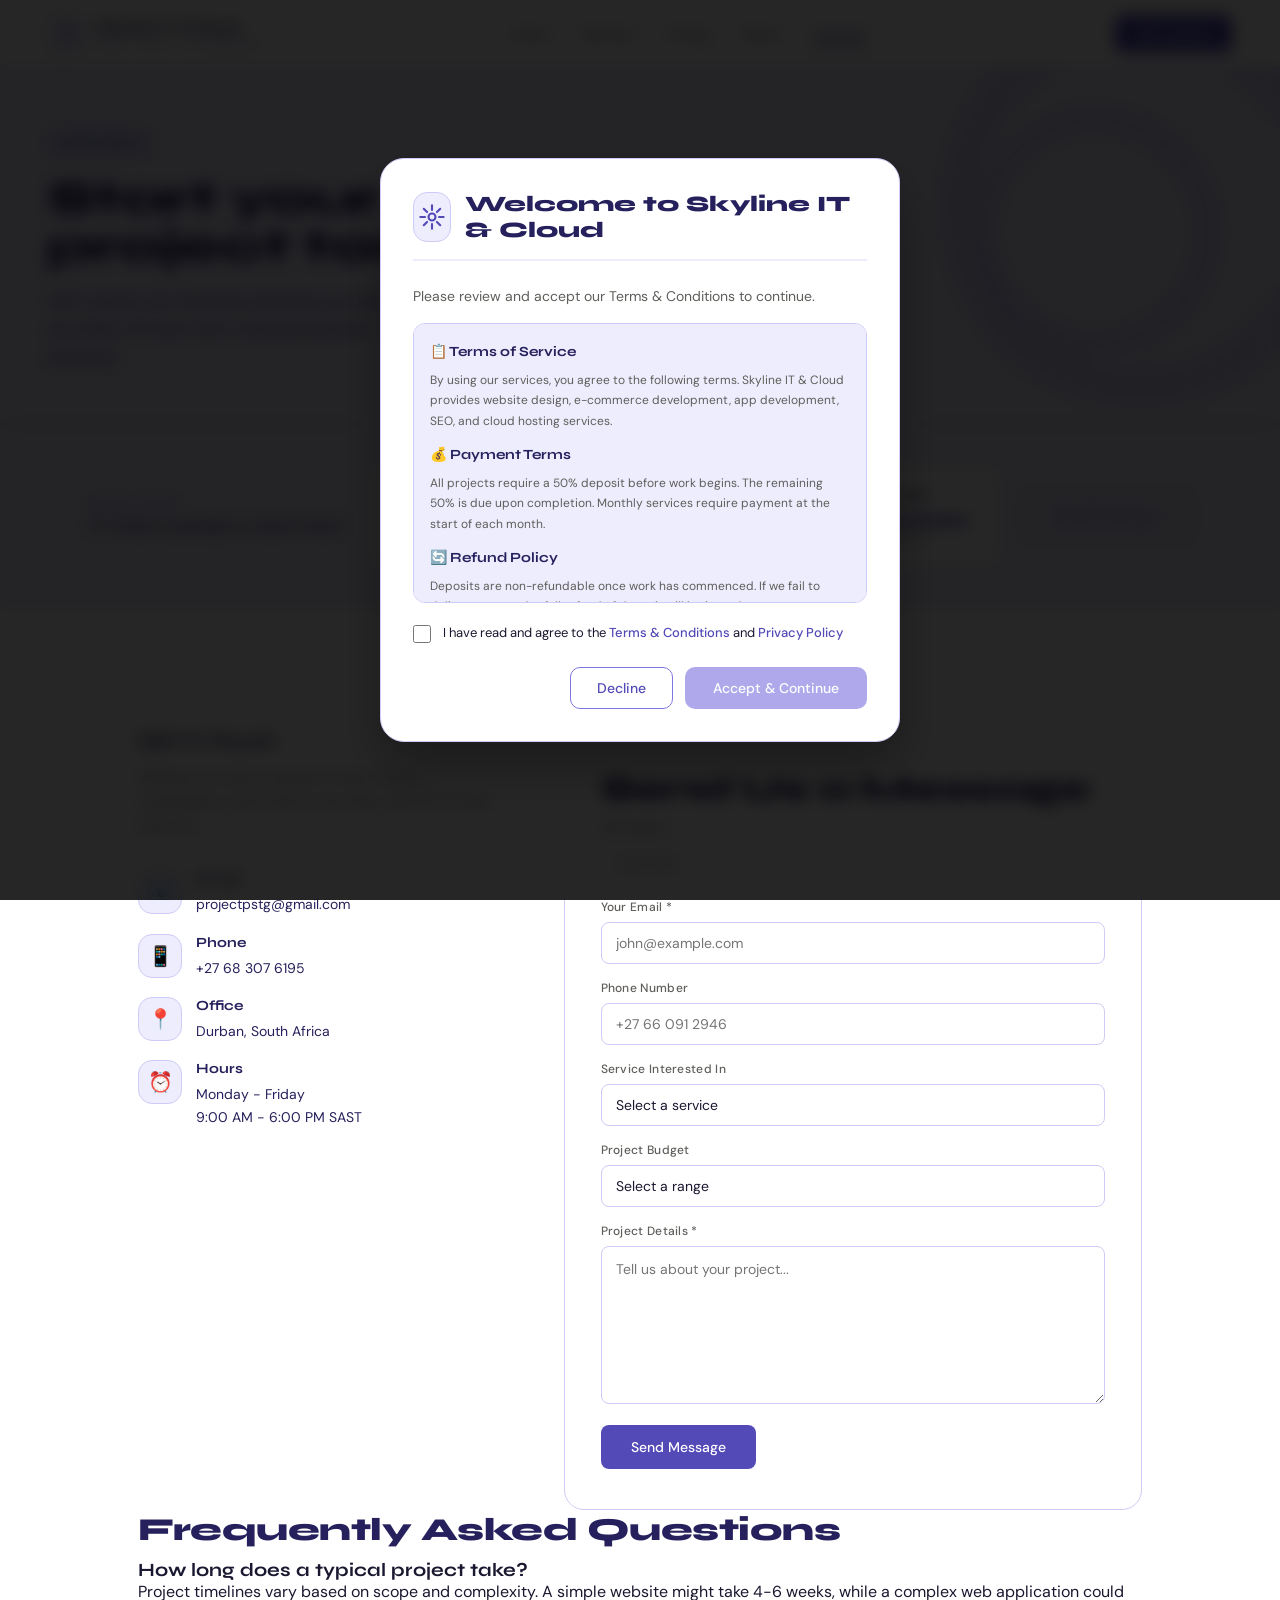
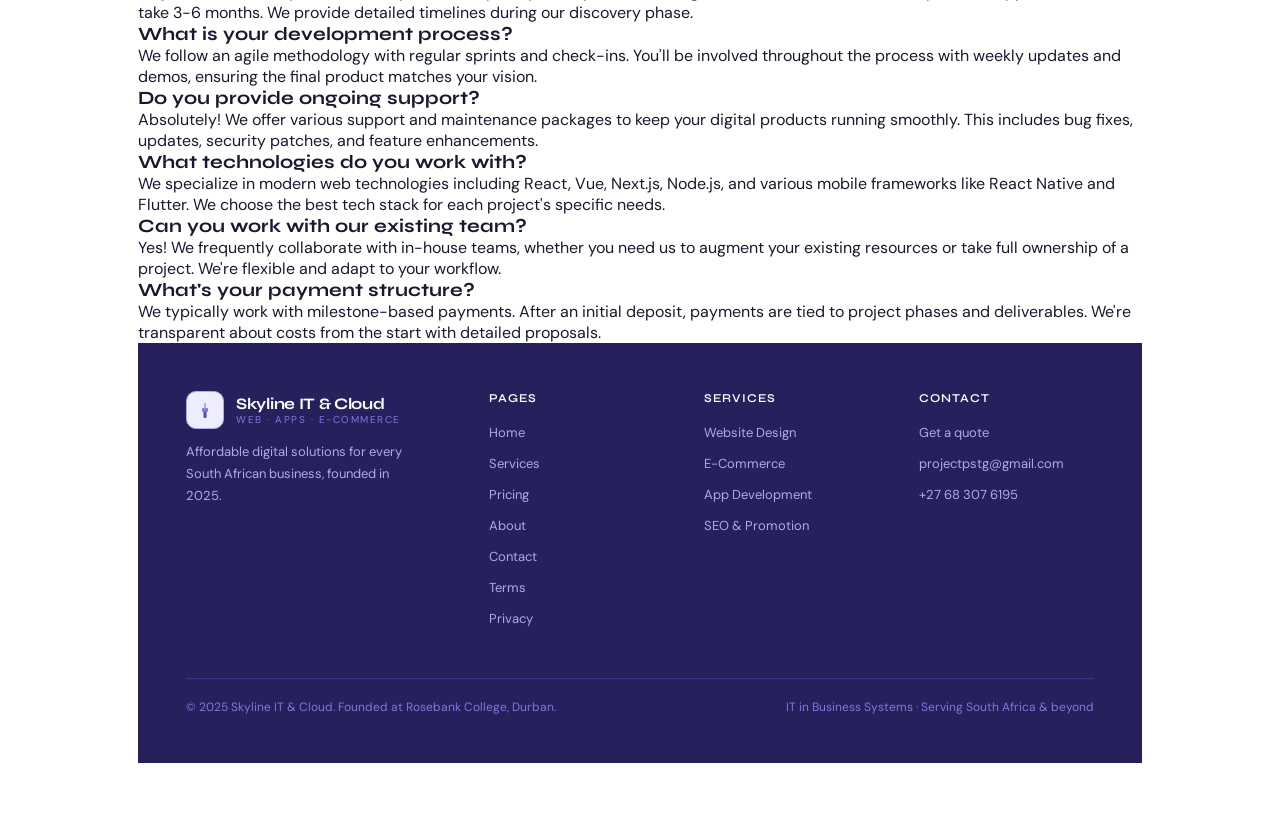
<file: contact.html>
<!DOCTYPE html>
<html lang="en">
<head>
<meta charset="UTF-8"/>
<meta name="viewport" content="width=device-width, initial-scale=1.0"/>
<title>Contact — Skyline IT & Cloud</title>
<link rel="stylesheet" href="shared.css"/>
<style>
.contact-layout {
  display: grid;
  grid-template-columns: 1fr 1.6fr;
  gap: 64px;
  margin-top: 48px;
  align-items: start;
}

.contact-info h3 {
  font-size: 20px;
  font-weight: 700;
  color: var(--pu900);
  margin-bottom: 12px;
}

.contact-info p {
  font-size: 14px;
  color: var(--text-muted);
  line-height: 1.75;
  margin-bottom: 32px;
}

.contact-detail {
  display: flex;
  align-items: flex-start;
  gap: 14px;
  margin-bottom: 20px;
}

.contact-icon {
  width: 40px; height: 40px;
  background: var(--pu50);
  border: 1px solid var(--pu100);
  border-radius: 10px;
  display: flex;
  align-items: center;
  justify-content: center;
  flex-shrink: 0;
}

.contact-detail-text .label {
  font-size: 11px;
  color: var(--pu400);
  letter-spacing: 1px;
  font-weight: 500;
  text-transform: uppercase;
  margin-bottom: 3px;
}

.contact-detail-text .value {
  font-size: 14px;
  color: var(--pu900);
  font-weight: 500;
}

.contact-methods {
  display: grid;
  gap: 18px;
  margin-bottom: 24px;
}

.contact-method {
  display: flex;
  gap: 14px;
  align-items: flex-start;
}

.method-icon {
  width: 44px;
  height: 44px;
  display: flex;
  align-items: center;
  justify-content: center;
  border-radius: 14px;
  background: var(--pu50);
  border: 1px solid var(--pu100);
  font-size: 20px;
}

.method-details h3 {
  margin: 0 0 6px;
  font-size: 14px;
  color: var(--pu900);
}

.method-details a,
.method-details p {
  margin: 0;
  font-size: 14px;
  color: var(--pu900);
  line-height: 1.6;
  text-decoration: none;
}

.social-links {
  margin-top: 20px;
}

.social-links h3 {
  font-size: 15px;
  margin-bottom: 12px;
  color: var(--pu900);
}

.social-icons {
  display: flex;
  flex-wrap: wrap;
  gap: 10px;
}

.social-icon {
  display: inline-flex;
  align-items: center;
  justify-content: center;
  padding: 10px 14px;
  border-radius: 10px;
  border: 1px solid var(--pu100);
  color: var(--pu900);
  text-decoration: none;
  font-size: 13px;
  transition: background 0.15s, border-color 0.15s;
}

.social-icon:hover {
  background: var(--pu50);
  border-color: var(--pu600);
}

.response-badge {
  background: var(--pu50);
  border: 1px solid var(--pu100);
  border-radius: 12px;
  padding: 20px;
  margin-top: 32px;
}

.response-badge h4 {
  font-size: 14px;
  font-weight: 700;
  color: var(--pu900);
  margin-bottom: 6px;
}

.response-badge p { font-size: 13px; color: var(--text-muted); line-height: 1.6; margin: 0; }

.form-card {
  background: white;
  border: 1px solid var(--pu100);
  border-radius: 20px;
  padding: 40px 36px;
}

.form-row {
  display: grid;
  grid-template-columns: 1fr 1fr;
  gap: 16px;
  margin-bottom: 16px;
}

.form-group { margin-bottom: 16px; }

.form-group label {
  display: block;
  font-size: 12px;
  color: var(--text-muted);
  margin-bottom: 7px;
  font-weight: 500;
  letter-spacing: 0.3px;
}

.form-group input,
.form-group select,
.form-group textarea {
  width: 100%;
  padding: 11px 14px;
  border: 1px solid var(--pu100);
  border-radius: 8px;
  font-size: 14px;
  color: var(--text);
  background: white;
  font-family: 'DM Sans', sans-serif;
  transition: border-color 0.15s;
  appearance: none;
}

.form-group input:focus,
.form-group select:focus,
.form-group textarea:focus {
  outline: none;
  border-color: var(--pu600);
  box-shadow: 0 0 0 3px rgba(83,74,183,0.1);
}

.form-group textarea {
  resize: vertical;
  min-height: 110px;
  line-height: 1.6;
}

.budget-options {
  display: grid;
  grid-template-columns: repeat(2, 1fr);
  gap: 10px;
  margin-top: 4px;
}

.budget-option {
  border: 1px solid var(--pu100);
  border-radius: 8px;
  padding: 10px 14px;
  font-size: 13px;
  color: var(--text-muted);
  cursor: pointer;
  transition: all 0.15s;
  text-align: center;
  user-select: none;
}

.budget-option:hover,
.budget-option.selected {
  border-color: var(--pu600);
  background: var(--pu50);
  color: var(--pu800);
  font-weight: 500;
}

.submit-btn {
  width: 100%;
  padding: 14px;
  background: var(--pu600);
  color: white;
  border: none;
  border-radius: 10px;
  font-size: 15px;
  font-weight: 500;
  cursor: pointer;
  transition: background 0.15s, transform 0.1s;
  font-family: 'DM Sans', sans-serif;
  margin-top: 8px;
}

.submit-btn:hover { background: var(--pu800); transform: translateY(-1px); }

.submit-btn.loading { opacity: 0.7; cursor: not-allowed; }

.success-msg {
  display: none;
  background: #EAF3DE;
  border: 1px solid #97C459;
  border-radius: 12px;
  padding: 20px;
  text-align: center;
  margin-top: 16px;
}

.success-msg h4 { font-size: 15px; font-weight: 700; color: #27500A; margin-bottom: 6px; }
.success-msg p { font-size: 13px; color: #3B6D11; }

.plan-preselect {
  background: var(--pu50);
  border: 1px solid var(--pu200);
  border-radius: 10px;
  padding: 12px 16px;
  font-size: 13px;
  color: var(--pu800);
  margin-bottom: 20px;
  display: none;
}

.plan-preselect strong { color: var(--pu900); }

.packages-strip {
  background: var(--pu50);
  border-top: 1px solid var(--pu100);
  border-bottom: 1px solid var(--pu100);
  padding: 40px 48px;
}

.packages-inner {
  max-width: 1100px;
  margin: 0 auto;
  display: flex;
  justify-content: space-between;
  align-items: center;
  gap: 24px;
  flex-wrap: wrap;
}

.pkg-mini {
  text-align: center;
  flex: 1;
  min-width: 160px;
  padding: 20px;
  background: white;
  border: 1px solid var(--pu100);
  border-radius: 12px;
  cursor: pointer;
  transition: border-color 0.15s, transform 0.15s;
  text-decoration: none;
}

.pkg-mini:hover { border-color: var(--pu400); transform: translateY(-2px); }
.pkg-mini-name { font-size: 14px; font-weight: 700; color: var(--pu900); margin-bottom: 4px; font-family: 'Syne', sans-serif; }
.pkg-mini-price { font-size: 20px; font-weight: 800; color: var(--pu600); font-family: 'Syne', sans-serif; }
.pkg-mini-period { font-size: 11px; color: var(--text-muted); }

@media (max-width: 768px) {
  .contact-layout {
    gap: 48px;
    margin-top: 36px;
  }

  .form-card {
    padding: 32px 24px;
    width: 100%;
    margin: 0 auto;
    text-align: center;
  }

  .contact-info {
    text-align: center;
  }

  .contact-methods {
    justify-content: center;
  }

  .contact-method {
    justify-content: center;
  }
}

@media (max-width: 600px) {
  .contact-layout {
    gap: 40px;
    margin-top: 32px;
  }

  .form-card {
    padding: 28px 20px;
    width: 100%;
    margin: 0 auto;
    max-width: 100%;
    text-align: center;
  }

  .contact-info h3 {
    font-size: 18px;
  }

  .contact-info p {
    font-size: 13px;
  }
}
</style>
</head>
<body>

<nav>
  <a href="index.html" class="logo">
    <div class="logo-icon">
      <svg width="20" height="20" viewBox="0 0 20 20"><rect x="8.5" y="11" width="3" height="7" rx="1" fill="#534AB7"/><rect x="7" y="8" width="6" height="4" rx="1" fill="#7F77DD"/><rect x="9" y="3" width="2" height="6" rx="1" fill="#AFA9EC"/><path d="M6 6 Q3 5 6 4" fill="none" stroke="#7F77DD" stroke-width="1.2" stroke-linecap="round"/><path d="M14 6 Q17 5 14 4" fill="none" stroke="#7F77DD" stroke-width="1.2" stroke-linecap="round"/></svg>
    </div>
    <div>
      <div class="logo-text">Skyline IT & Cloud</div>
      <div class="logo-tagline">WEB · APPS · E-COMMERCE</div>
    </div>
  </a>
  <ul class="nav-links">
    <li><a href="index.html">Home</a></li>
    <li><a href="services.html">Services</a></li>
    <li><a href="pricing.html">Pricing</a></li>
    <li><a href="about.html">About</a></li>
    <li><a href="contact.html" class="active">Contact</a></li>
  </ul>
  <a href="contact.html" class="nav-cta">Get a quote</a>
</nav>

<div class="page-hero">
  <div class="hero-eyebrow">Let's talk</div>
  <h1>Start your project today</h1>
  <p>Tell us about your business and what you need. We'll get back to you within 24 hours with a tailored proposal — no strings attached.</p>
</div>

<div class="packages-strip">
  <div class="packages-inner">
    <div style="flex-shrink:0">
      <div class="section-label" style="margin-bottom:4px">Quick start</div>
      <div style="font-size:14px;font-weight:500;color:var(--pu900)">Or choose a package to enquire about:</div>
    </div>
    <a href="contact.html?plan=launch" class="pkg-mini">
      <div class="pkg-mini-name">Launch</div>
      <div class="pkg-mini-price">R2,500</div>
      <div class="pkg-mini-period">once-off</div>
    </a>
    <a href="contact.html?plan=growth" class="pkg-mini">
      <div class="pkg-mini-name">Growth</div>
      <div class="pkg-mini-price">R7,500</div>
      <div class="pkg-mini-period">once-off</div>
    </a>
    <a href="contact.html?plan=scale" class="pkg-mini">
      <div class="pkg-mini-name">Scale</div>
      <div class="pkg-mini-price">R18,000</div>
      <div class="pkg-mini-period">once-off</div>
    </a>
    <a href="pricing.html" class="btn-outline" style="white-space:nowrap;flex-shrink:0">See all pricing →</a>
  </div>
</div>

<div class="section">
  <div class="contact-layout">
    <div class="contact-info">
      <h3>Get In Touch</h3>
      <p>Whether you have a project in mind, need a consultation, or just want to say hello, we'd love to hear from you.</p>

      <div class="contact-methods">
        <div class="contact-method">
          <div class="method-icon">📧</div>
          <div class="method-details">
            <h3>Email</h3>
            <a href="mailto:projectpstg@gmail.com">projectpstg@gmail.com</a>
          </div>
        </div>

        <div class="contact-method">
          <div class="method-icon">📱</div>
          <div class="method-details">
            <h3>Phone</h3>
            <a href="tel:+27683076195">+27 68 307 6195</a>
          </div>
        </div>

        <div class="contact-method">
          <div class="method-icon">📍</div>
          <div class="method-details">
            <h3>Office</h3>
            <p>Durban, South Africa</p>
          </div>
        </div>

        <div class="contact-method">
          <div class="method-icon">⏰</div>
          <div class="method-details">
            <h3>Hours</h3>
            <p>Monday - Friday<br/>9:00 AM - 6:00 PM SAST</p>
          </div>
        </div>
      </div>

    </div>

    <div class="form-card">
      <form action="https://formspree.io/f/mgoreezl" method="POST">
                        <h2>Send Us a Message</h2>
                        
                        <div class="form-group">
                            <label for="name">Your Name *</label>
                            <input type="text" id="name" name="name" required placeholder="John Doe">
                        </div>

                        <div class="form-group">
                            <label for="email">Your Email *</label>
                            <input type="email" id="email" name="email" required placeholder="john@example.com">
                        </div>

                        <div class="form-group">
                            <label for="phone">Phone Number</label>
                            <input type="tel" id="phone" name="phone" placeholder="+27 66 091 2946">
                        </div>

                        <div class="form-group">
                            <label for="service">Service Interested In</label>
                            <select id="service" name="service">
                                <option value="">Select a service</option>
                                <option value="web-development">Web Development</option>
                                <option value="ui-ux-design">UI/UX Design</option>
                                <option value="mobile-app">Mobile App Development</option>
                                <option value="brand-identity">Brand Identity</option>
                                <option value="backend">Backend & Infrastructure</option>
                                <option value="consulting">Strategy & Consulting</option>
                                <option value="other">Other</option>
                            </select>
                        </div>

                        <div class="form-group">
                            <label for="budget">Project Budget</label>
                            <select id="budget" name="budget">
                                <option value="">Select a range</option>
                                <option value="5k-10k">$5,000 - $10,000</option>
                                <option value="10k-25k">$10,000 - $25,000</option>
                                <option value="25k-50k">$25,000 - $50,000</option>
                                <option value="50k-100k">$50,000 - $100,000</option>
                                <option value="100k+">$100,000+</option>
                            </select>
                        </div>

                        <div class="form-group">
                            <label for="message">Project Details *</label>
                            <textarea id="message" name="message" required rows="6" placeholder="Tell us about your project..."></textarea>
                        </div>

                        <button type="submit" class="btn btn-primary btn-full">Send Message</button>
                    </form>
                </div>
            </div>
        </section>

        <section class="faq-section">
            <h2 class="section-title">Frequently Asked Questions</h2>
            <div class="faq-grid">
                <div class="faq-item">
                    <h3>How long does a typical project take?</h3>
                    <p>Project timelines vary based on scope and complexity. A simple website might take 4-6 weeks, while a complex web application could take 3-6 months. We provide detailed timelines during our discovery phase.</p>
                </div>
                <div class="faq-item">
                    <h3>What is your development process?</h3>
                    <p>We follow an agile methodology with regular sprints and check-ins. You'll be involved throughout the process with weekly updates and demos, ensuring the final product matches your vision.</p>
                </div>
                <div class="faq-item">
                    <h3>Do you provide ongoing support?</h3>
                    <p>Absolutely! We offer various support and maintenance packages to keep your digital products running smoothly. This includes bug fixes, updates, security patches, and feature enhancements.</p>
                </div>
                <div class="faq-item">
                    <h3>What technologies do you work with?</h3>
                    <p>We specialize in modern web technologies including React, Vue, Next.js, Node.js, and various mobile frameworks like React Native and Flutter. We choose the best tech stack for each project's specific needs.</p>
                </div>
                <div class="faq-item">
                    <h3>Can you work with our existing team?</h3>
                    <p>Yes! We frequently collaborate with in-house teams, whether you need us to augment your existing resources or take full ownership of a project. We're flexible and adapt to your workflow.</p>
                </div>
                <div class="faq-item">
                    <h3>What's your payment structure?</h3>
                    <p>We typically work with milestone-based payments. After an initial deposit, payments are tied to project phases and deliverables. We're transparent about costs from the start with detailed proposals.</p>
                </div>
            </div>
        </section>


<footer>
  <div class="footer-inner">
    <div class="footer-brand">
      <div class="logo">
        <div class="logo-icon"><svg width="20" height="20" viewBox="0 0 20 20"><rect x="8.5" y="11" width="3" height="7" rx="1" fill="#534AB7"/><rect x="7" y="8" width="6" height="4" rx="1" fill="#7F77DD"/><rect x="9" y="3" width="2" height="6" rx="1" fill="#AFA9EC"/></svg></div>
        <div><div class="logo-text">Skyline IT & Cloud</div><div class="logo-tagline">WEB · APPS · E-COMMERCE</div></div>
      </div>
      <p>Affordable digital solutions for every South African business, founded in 2025.</p>
    </div>
    <div class="footer-col"><h4>Pages</h4><ul><li><a href="index.html">Home</a></li><li><a href="services.html">Services</a></li><li><a href="pricing.html">Pricing</a></li><li><a href="about.html">About</a></li><li><a href="contact.html">Contact</a></li><li><a href="terms.html">Terms</a></li><li><a href="privacy.html">Privacy</a></li></ul></div>
    <div class="footer-col"><h4>Services</h4><ul><li><a href="services.html">Website Design</a></li><li><a href="services.html">E-Commerce</a></li><li><a href="services.html">App Development</a></li><li><a href="services.html">SEO & Promotion</a></li></ul></div>
    <div class="footer-col"><h4>Contact</h4><ul><li><a href="contact.html">Get a quote</a></li><li><a href="mailto:projectpstg@gmail.com">projectpstg@gmail.com</a></li><li><a href="tel:+27683076195">+27 68 307 6195</a></li></ul></div>
  </div>
  <div class="footer-bottom">
    <p>© 2025 Skyline IT & Cloud. Founded at Rosebank College, Durban.</p>
    <p>IT in Business Systems · Serving South Africa & beyond</p>
  </div>
</footer>

<script>
let selectedBudget = '';

function selectBudget(el, val) {
  document.querySelectorAll('.budget-option').forEach(o => o.classList.remove('selected'));
  el.classList.add('selected');
  selectedBudget = val;
  document.getElementById('budget-hidden').value = val;
}

const planLabels = {
  launch: 'Launch package — R2,500 once-off',
  growth: 'Growth package — R7,500 once-off',
  scale: 'Scale package — R18,000 once-off'
};

const serviceMap = {
  launch: 'website',
  growth: 'ecommerce',
  scale: 'full'
};

window.addEventListener('DOMContentLoaded', () => {
  const params = new URLSearchParams(window.location.search);
  const plan = params.get('plan');
  if (plan && planLabels[plan]) {
    const bar = document.getElementById('plan-preselect');
    bar.style.display = 'block';
    bar.innerHTML = `Enquiring about: <strong>${planLabels[plan]}</strong>`;
    const svc = document.getElementById('service');
    if (serviceMap[plan]) svc.value = serviceMap[plan];
  }

  if (params.get('success')) {
    document.getElementById('submit-btn').style.display = 'none';
    document.getElementById('success-msg').style.display = 'block';
  }
});

function validateForm() {
  const fname = document.getElementById('fname').value.trim();
  const email = document.getElementById('email').value.trim();
  const service = document.getElementById('service').value;
  const message = document.getElementById('message').value.trim();

  if (!fname || !email || !service || !message) {
    alert('Please fill in all required fields (marked with *).');
    return false;
  }

  return true;
}
</script>
<!-- Terms & Conditions Popup -->
<div id="tcPopup" style="display: none;">
    <div class="tc-modal-overlay">
        <div class="tc-modal-container">
            <div class="tc-modal-header">
                <div class="tc-modal-icon">
                    <svg width="28" height="28" viewBox="0 0 24 24" fill="none" stroke="#534AB7" stroke-width="1.8">
                        <path d="M12 2v4M12 18v4M4.93 4.93l2.83 2.83M16.24 16.24l2.83 2.83M2 12h4M18 12h4M4.93 19.07l2.83-2.83M16.24 7.76l2.83-2.83" stroke-linecap="round"/>
                        <circle cx="12" cy="12" r="3"/>
                    </svg>
                </div>
                <h3>Welcome to Skyline IT & Cloud</h3>
            </div>
            <div class="tc-modal-body">
                <p>Please review and accept our Terms & Conditions to continue.</p>
                <div class="tc-terms-scroll">
                    <h4>📋 Terms of Service</h4>
                    <p>By using our services, you agree to the following terms. Skyline IT & Cloud provides website design, e-commerce development, app development, SEO, and cloud hosting services.</p>
                    
                    <h4>💰 Payment Terms</h4>
                    <p>All projects require a 50% deposit before work begins. The remaining 50% is due upon completion. Monthly services require payment at the start of each month.</p>
                    
                    <h4>🔄 Refund Policy</h4>
                    <p>Deposits are non-refundable once work has commenced. If we fail to deliver as agreed, a full refund of deposit will be issued.</p>
                    
                    <h4>📄 Intellectual Property</h4>
                    <p>Upon full payment, you own all rights to the delivered work. We reserve the right to display the work in our portfolio.</p>
                    
                    <h4>⚠️ Limitation of Liability</h4>
                    <p>Skyline IT & Cloud is not liable for indirect damages or third-party claims. Our total liability is limited to the amount paid for the service.</p>
                    
                    <h4>🔒 Privacy Policy</h4>
                    <p>We collect only necessary information to provide our services. Your data is never sold to third parties. We use SSL encryption to protect your information.</p>
                    
                    <h4>⚖️ Governing Law</h4>
                    <p>These terms are governed by the laws of South Africa. Disputes will be resolved in Durban, South Africa.</p>
                </div>
                <label class="tc-checkbox-container">
					<input type="checkbox" id="tcAgreeCheckbox">
					<span>I have read and agree to the <a href="terms.html" id="tcTermsLink">Terms & Conditions</a> and <a href="privacy.html" id="tcPrivacyLink">Privacy Policy</a></span>
				</label>
            </div>
            <div class="tc-modal-buttons">
                <button class="tc-btn-outline" id="tcDeclineBtn">Decline</button>
                <button class="tc-btn-primary" id="tcAcceptBtn" disabled>Accept & Continue</button>
            </div>
        </div>
    </div>
</div>

<script>
(function() {
    // Check if user already accepted
    if (!localStorage.getItem('skyline_terms_accepted')) {
        // Show popup after 0.5 seconds
        setTimeout(function() {
            var popup = document.getElementById('tcPopup');
            if (popup) {
                popup.style.display = 'block';
                document.body.style.overflow = 'hidden';
            }
        }, 500);
    }
    
    // Get elements
    var checkbox = document.getElementById('tcAgreeCheckbox');
    var acceptBtn = document.getElementById('tcAcceptBtn');
    var declineBtn = document.getElementById('tcDeclineBtn');
    var popup = document.getElementById('tcPopup');
    
    // Enable accept button when checkbox is checked
    if (checkbox) {
        checkbox.addEventListener('change', function() {
            if (acceptBtn) {
                acceptBtn.disabled = !this.checked;
            }
        });
    }
    
    // Accept button click
    if (acceptBtn) {
        acceptBtn.addEventListener('click', function() {
            if (checkbox && checkbox.checked) {
                localStorage.setItem('skyline_terms_accepted', 'true');
                localStorage.setItem('skyline_terms_date', new Date().toISOString());
                if (popup) {
                    popup.style.display = 'none';
                    document.body.style.overflow = '';
                }
            }
        });
    }
    
    // Decline button click
    if (declineBtn) {
        declineBtn.addEventListener('click', function() {
            alert('You must accept the Terms & Conditions to use this website.');
            // Optional: redirect to Google
            // window.location.href = 'https://www.google.com';
        });
    }
    
    // Terms link click
    var termsLink = document.getElementById('tcTermsLink');
    if (termsLink) {
        termsLink.addEventListener('click', function(e) {
            e.preventDefault();
            alert('Full Terms & Conditions available upon request. Email projectpstg@gmail.com for details.');
        });
    }
    
    // Privacy link click
    var privacyLink = document.getElementById('tcPrivacyLink');
    if (privacyLink) {
        privacyLink.addEventListener('click', function(e) {
            e.preventDefault();
            alert('Privacy Policy: We only collect essential information to provide our services. Your data is never shared. Full policy available on request.');
        });
    }
})();
</script>
</body>
</html>
</file>
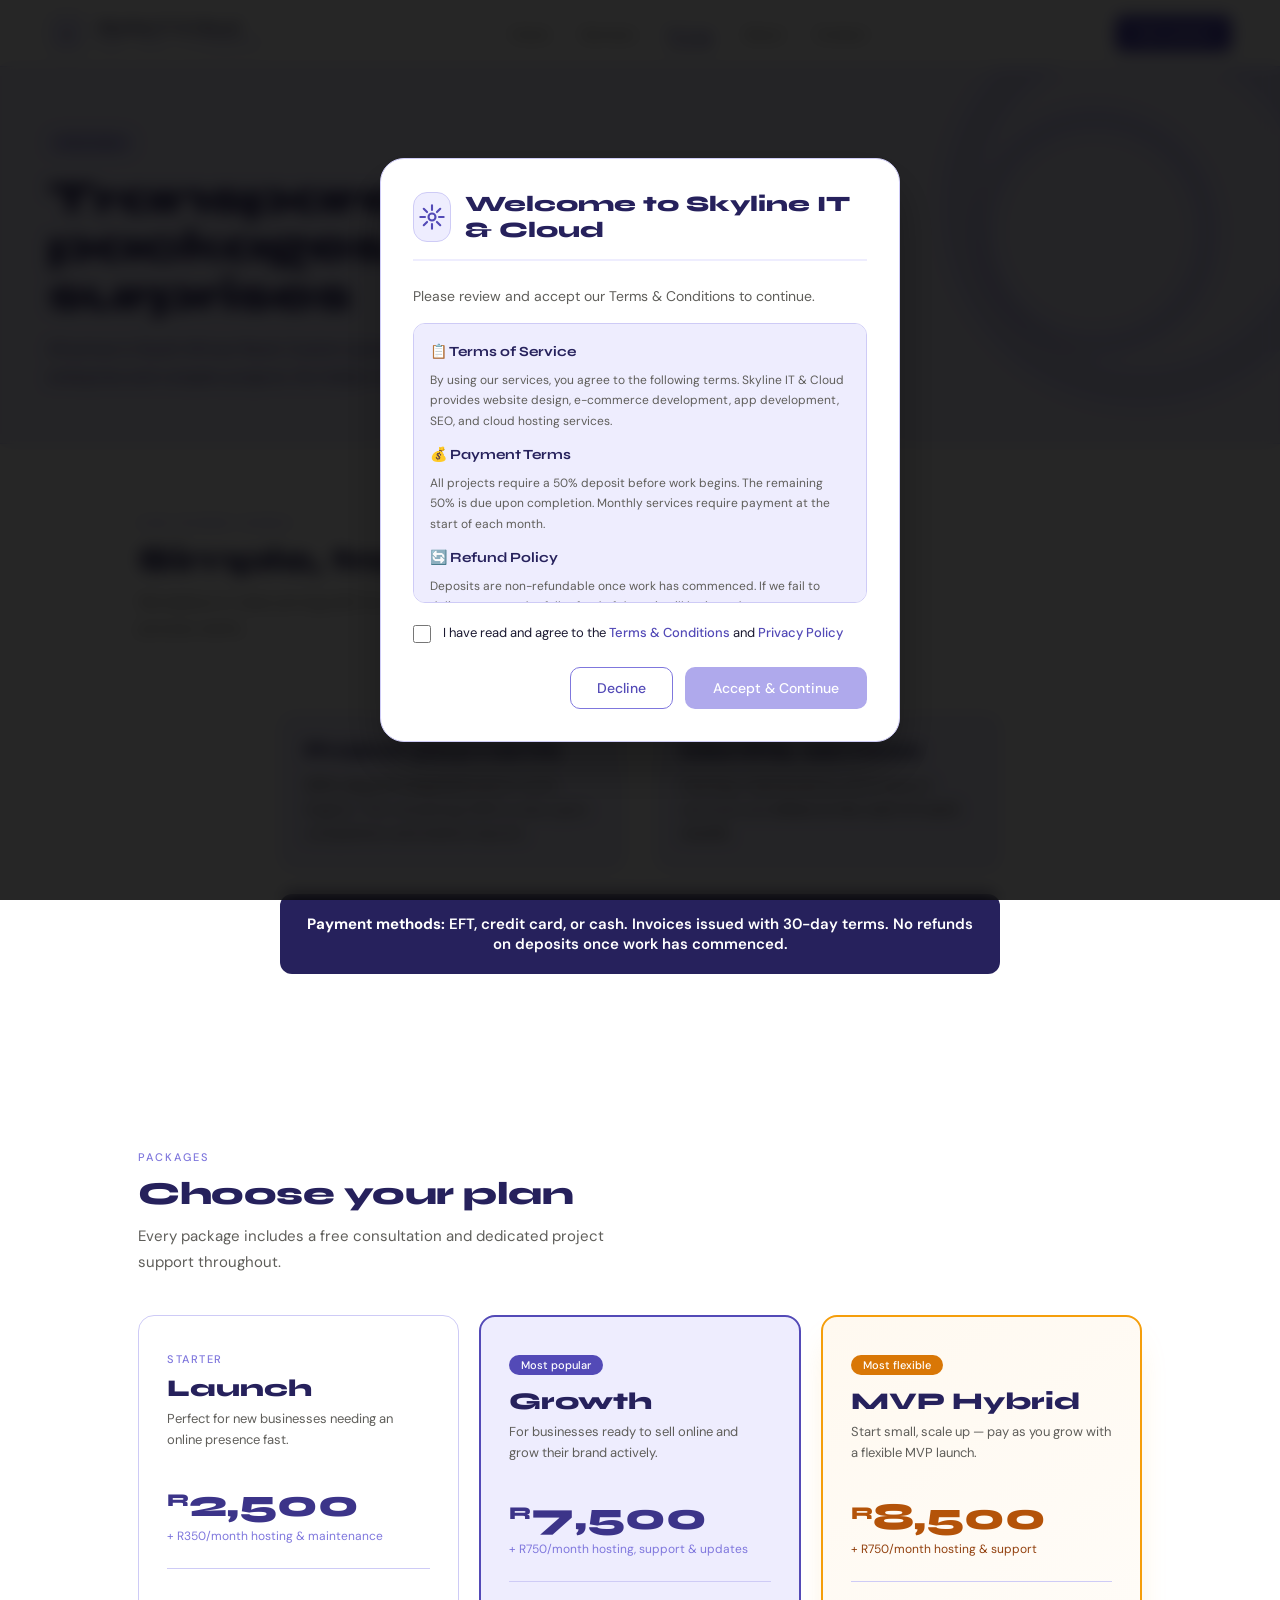
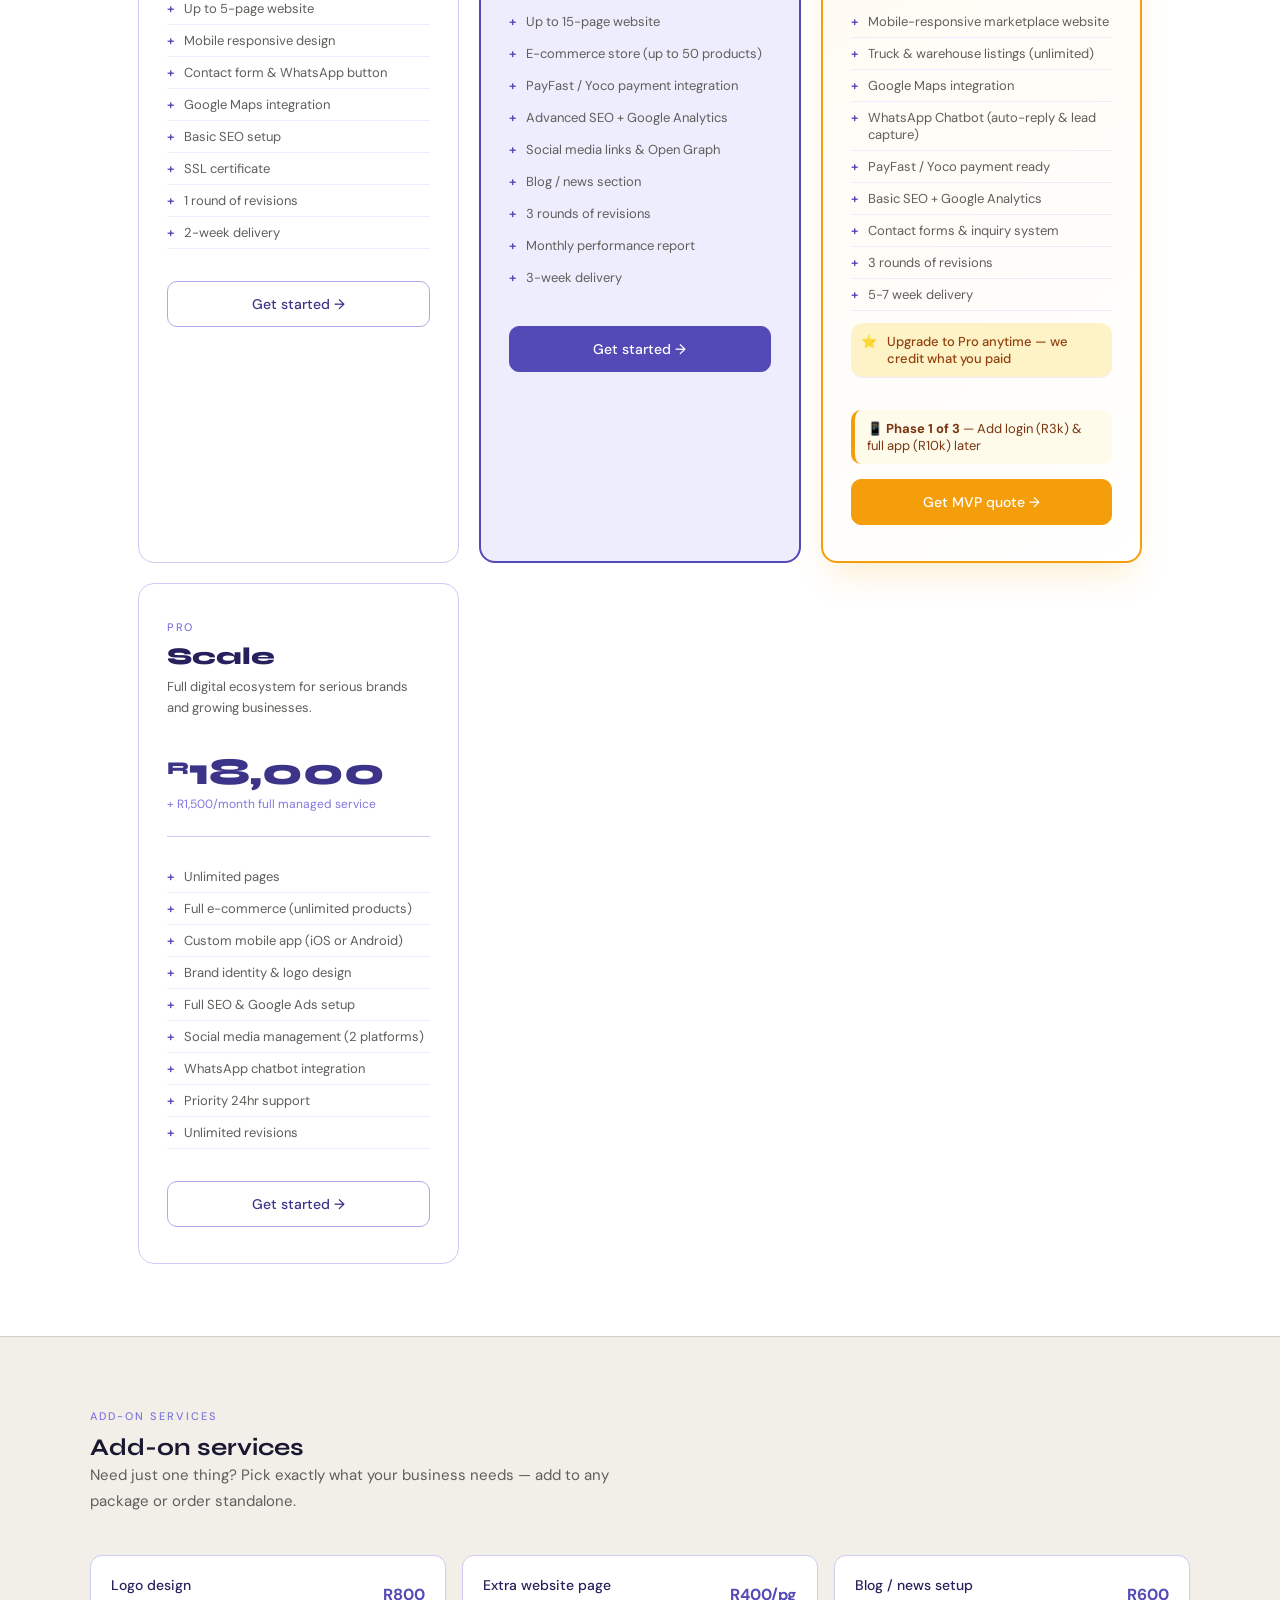
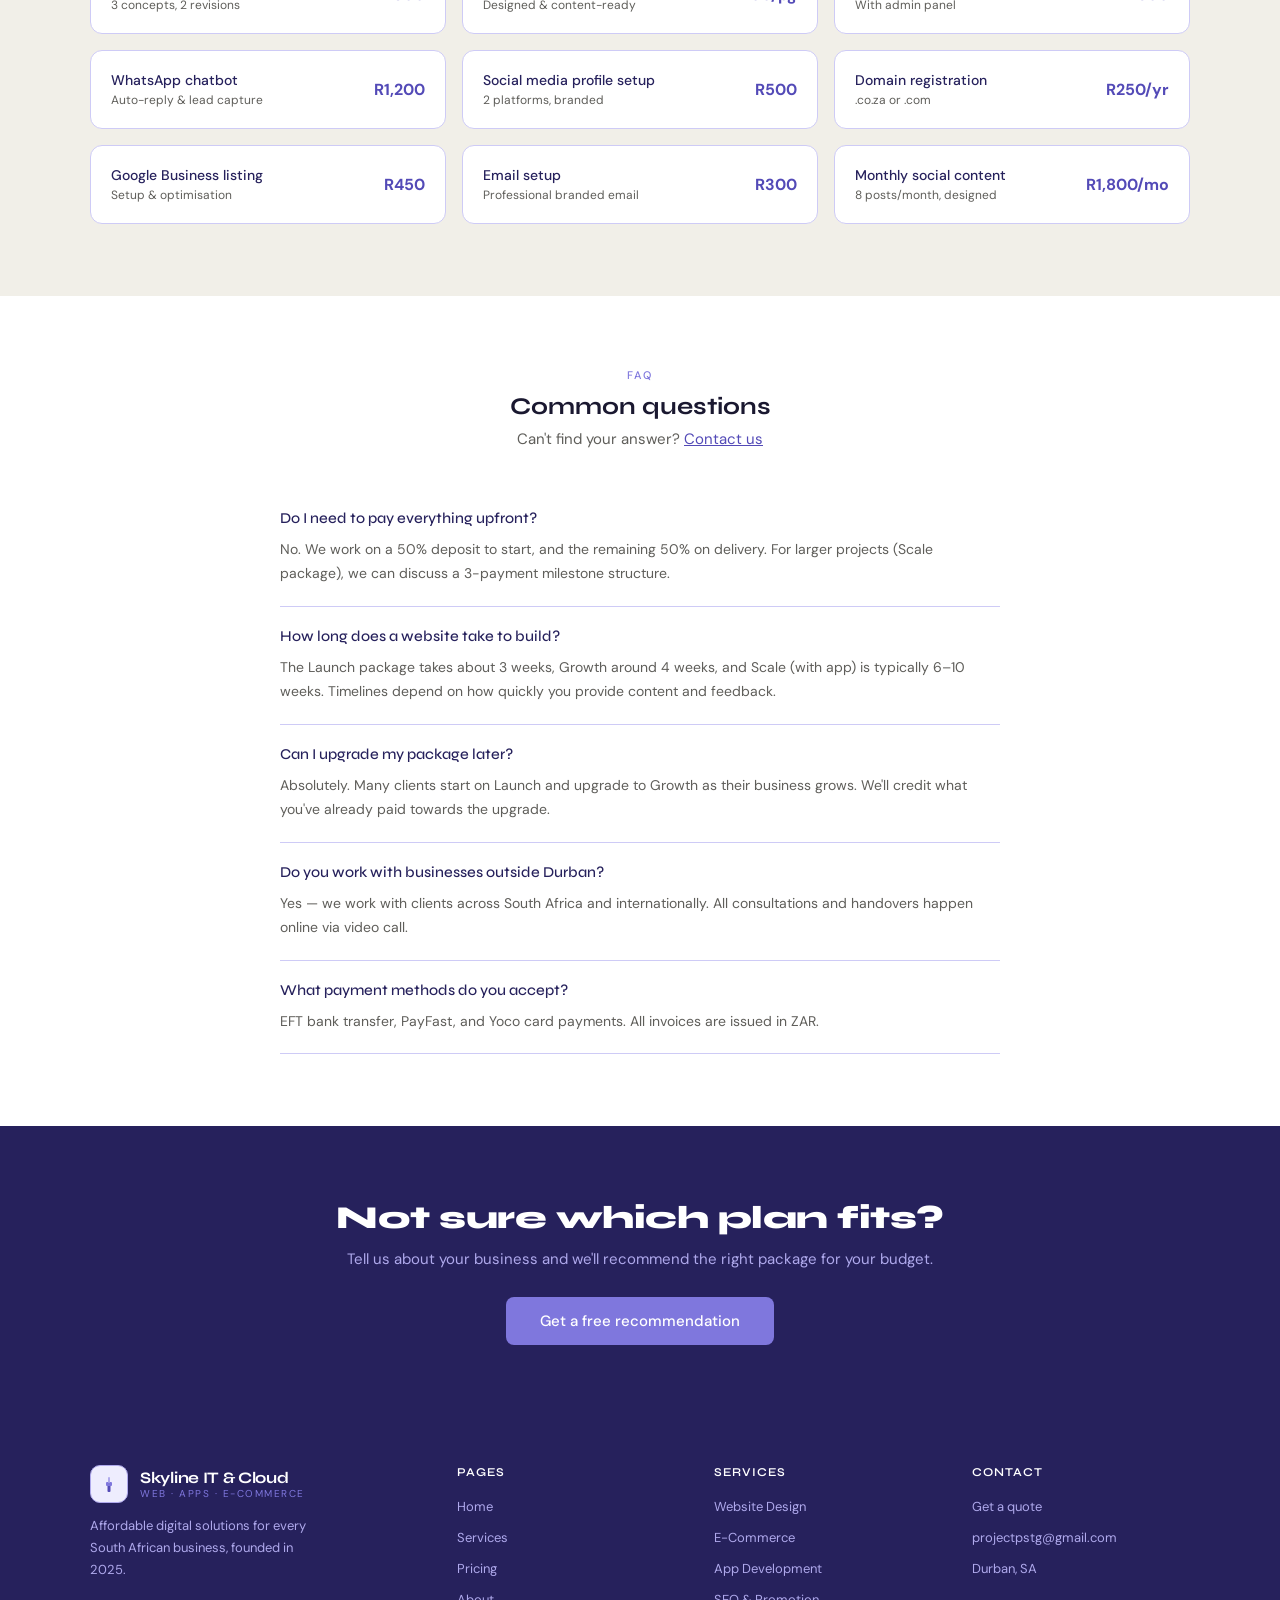
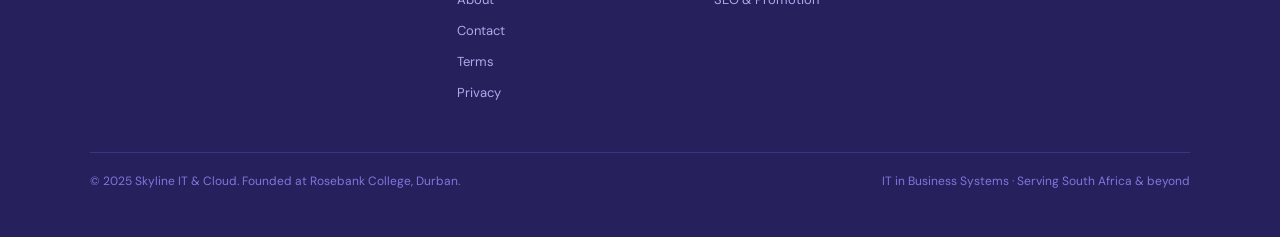
<file: pricing.html>
<!DOCTYPE html>
<html lang="en">
<head>
<meta charset="UTF-8"/>
<meta name="viewport" content="width=device-width, initial-scale=1.0"/>
<title>Pricing — Skyline IT & Cloud</title>
<link rel="stylesheet" href="shared.css"/>
<style>
.pricing-grid {
  display: grid;
  grid-template-columns: repeat(3, 1fr);
  gap: 20px;
  margin-top: 40px;
}

.plan {
  background: white;
  border: 1px solid var(--pu100);
  border-radius: 16px;
  padding: 36px 28px;
  position: relative;
  transition: transform 0.2s, border-color 0.2s;
}

.plan:hover { transform: translateY(-3px); border-color: var(--pu400); }

.plan.featured {
  border: 2px solid var(--pu600);
  background: var(--pu50);
}

.plan.hybrid {
  border: 2px solid #f59e0b;
  background: linear-gradient(145deg, #fff9f0 0%, #ffffff 100%);
  box-shadow: 0 20px 35px -10px rgba(245, 158, 11, 0.2);
}

.plan.hybrid .popular-badge {
  background: #d97706;
  color: white;
}

.plan.hybrid .plan-price {
  color: #b45309;
}

.plan.hybrid .plan-monthly {
  color: #92400e;
}

.plan.hybrid .plan-features li.upgrade {
  background: #fef3c7;
  padding: 10px;
  border-radius: 12px;
  margin-top: 12px;
  color: #92400e;
  font-weight: 500;
  list-style: none;
}

.phase-banner {
  background: #fffbeb;
  border-left: 4px solid #f59e0b;
  padding: 10px 12px;
  border-radius: 10px;
  font-size: 13px;
  margin: 15px 0;
  color: #78350f;
}

.plan.hybrid .plan-btn {
  background: #f59e0b;
  color: white;
  border-color: #f59e0b;
}

.plan.hybrid .plan-btn:hover {
  background: #d97706;
  border-color: #d97706;
}

.plan-eyebrow {
  font-size: 11px;
  letter-spacing: 1.5px;
  font-weight: 500;
  text-transform: uppercase;
  color: var(--pu400);
  margin-bottom: 8px;
}

.popular-badge {
  display: inline-block;
  background: var(--pu600);
  color: white;
  font-size: 11px;
  padding: 3px 12px;
  border-radius: 20px;
  font-weight: 500;
  margin-bottom: 12px;
}

.plan h3 {
  font-size: 24px;
  font-weight: 800;
  color: var(--pu900);
  margin-bottom: 6px;
}

.plan-desc {
  font-size: 13px;
  color: var(--text-muted);
  line-height: 1.6;
  margin-bottom: 24px;
  min-height: 48px;
}

.plan-price {
  font-size: 38px;
  font-weight: 800;
  color: var(--pu800);
  margin-bottom: 2px;
}

.plan-price sup { font-size: 18px; vertical-align: top; margin-top: 8px; display: inline-block; }
.plan-price .period { font-size: 14px; color: var(--text-muted); font-weight: 400; }

.plan-monthly {
  font-size: 12px;
  color: var(--pu400);
  margin-bottom: 24px;
  padding-bottom: 24px;
  border-bottom: 1px solid var(--pu100);
}

.plan-features { list-style: none; margin-bottom: 32px; }

.plan-features li {
  font-size: 13px;
  color: var(--text-muted);
  padding: 7px 0;
  border-bottom: 1px solid var(--pu50);
  display: flex;
  gap: 10px;
  align-items: flex-start;
}

.plan-btn {
  width: 100%;
  padding: 13px;
  border-radius: 10px;
  font-size: 14px;
  font-weight: 500;
  cursor: pointer;
  text-align: center;
  text-decoration: none;
  display: block;
  transition: all 0.15s;
  font-family: 'DM Sans', sans-serif;
  border: 1.5px solid var(--pu200);
  color: var(--pu800);
  background: white;
}

.plan-btn:hover { background: var(--pu50); border-color: var(--pu600); }

.plan-btn.featured-btn {
  background: var(--pu600);
  color: white;
  border-color: var(--pu600);
}

.plan-btn.featured-btn:hover { background: var(--pu800); border-color: var(--pu800); }

.addons-section {
  background: var(--gray50);
  padding: 72px 48px;
  border-top: 1px solid var(--gray100);
}

.addons-inner { max-width: 1100px; margin: 0 auto; }

.addons-grid {
  display: grid;
  grid-template-columns: repeat(3, 1fr);
  gap: 16px;
  margin-top: 36px;
}

.addon {
  background: white;
  border: 1px solid var(--pu100);
  border-radius: 12px;
  padding: 20px 20px;
  display: flex;
  justify-content: space-between;
  align-items: center;
  transition: border-color 0.15s;
}

.addon:hover { border-color: var(--pu400); }
.addon-name { font-size: 14px; font-weight: 500; color: var(--pu900); }
.addon-note { font-size: 12px; color: var(--text-muted); margin-top: 3px; }
.addon-price { font-size: 16px; font-weight: 700; color: var(--pu600); white-space: nowrap; }

.faq-section { padding: 72px 48px; }
.faq-inner { max-width: 720px; margin: 0 auto; }

.faq-item {
  border-bottom: 1px solid var(--pu100);
  padding: 20px 0;
}

.faq-q {
  font-size: 15px;
  font-weight: 500;
  color: var(--pu900);
  margin-bottom: 10px;
  font-family: 'Syne', sans-serif;
}

.faq-a { font-size: 14px; color: var(--text-muted); line-height: 1.75; }

.cta-strip {
  background: var(--pu900);
  padding: 72px 48px;
  text-align: center;
}

.cta-strip h2 { font-size: 32px; font-weight: 800; color: white; letter-spacing: -0.5px; margin-bottom: 12px; }
.cta-strip p { font-size: 15px; color: var(--pu200); margin-bottom: 28px; }
.cta-strip .btn-primary { background: var(--pu400); font-size: 15px; padding: 14px 34px; }
.cta-strip .btn-primary:hover { background: var(--pu200); color: var(--pu900); }

@media (max-width: 900px) {
  .pricing-grid {
    grid-template-columns: repeat(2, 1fr);
  }

  .addons-grid {
    grid-template-columns: repeat(2, 1fr);
  }
}

@media (max-width: 768px) {
  .pricing-grid {
    grid-template-columns: 1fr;
    gap: 16px;
    margin-top: 32px;
  }

  .plan {
    padding: 28px 24px;
  }

  .addons-section {
    padding: 48px 24px;
  }

  .addons-grid {
    grid-template-columns: 1fr;
    gap: 12px;
  }

  .addon {
    padding: 16px 18px;
  }

  .cta-strip {
    padding: 48px 24px;
  }
}

@media (max-width: 600px) {
  .pricing-grid {
    margin-top: 28px;
  }

  .plan {
    padding: 24px 20px;
  }

  .plan h3 {
    font-size: 20px;
  }

  .plan-price {
    font-size: 32px;
  }

  .addons-section {
    padding: 40px 20px;
  }

  .cta-strip {
    padding: 40px 20px;
  }

  .cta-strip h2 {
    font-size: 28px;
  }
}
</style>
</head>
<body>

<nav>
  <a href="index.html" class="logo">
    <div class="logo-icon">
      <svg width="20" height="20" viewBox="0 0 20 20"><rect x="8.5" y="11" width="3" height="7" rx="1" fill="#534AB7"/><rect x="7" y="8" width="6" height="4" rx="1" fill="#7F77DD"/><rect x="9" y="3" width="2" height="6" rx="1" fill="#AFA9EC"/><path d="M6 6 Q3 5 6 4" fill="none" stroke="#7F77DD" stroke-width="1.2" stroke-linecap="round"/><path d="M14 6 Q17 5 14 4" fill="none" stroke="#7F77DD" stroke-width="1.2" stroke-linecap="round"/></svg>
    </div>
    <div>
      <div class="logo-text">Skyline IT & Cloud</div>
      <div class="logo-tagline">WEB · APPS · E-COMMERCE</div>
    </div>
  </a>
  <ul class="nav-links">
    <li><a href="index.html">Home</a></li>
    <li><a href="services.html">Services</a></li>
    <li><a href="pricing.html" class="active">Pricing</a></li>
    <li><a href="about.html">About</a></li>
    <li><a href="contact.html">Contact</a></li>
  </ul>
  <a href="contact.html" class="nav-cta">Get a quote</a>
</nav>

<div class="page-hero">
  <div class="hero-eyebrow">Pricing</div>
  <h1>Transparent packages, no surprises</h1>
  <p>All prices in South African Rand. Custom quotes available for enterprise and complex projects. No hidden fees.</p>
</div>

<div class="section">
  <div class="section-label">How payment works</div>
  <h2>Simple, transparent billing</h2>
  <p class="section-sub">We believe in clear pricing with no surprises. Here's how our payment process works.</p>
  <div style="max-width: 720px; margin: 0 auto; padding: 32px 0;">
    <div style="display: grid; grid-template-columns: 1fr 1fr; gap: 32px; margin-bottom: 24px;">
      <div style="background: var(--pu50); border: 1px solid var(--pu100); border-radius: 12px; padding: 24px;">
        <h4 style="font-size: 18px; font-weight: 800; color: var(--pu900); margin-bottom: 12px;">Project payments</h4>
        <p style="font-size: 15px; color: var(--text-muted); line-height: 1.6; font-weight: 500;"><strong>50% deposit required</strong> before work begins. The remaining 50% is due upon completion and before launch.</p>
      </div>
      <div style="background: var(--pu50); border: 1px solid var(--pu100); border-radius: 12px; padding: 24px;">
        <h4 style="font-size: 18px; font-weight: 800; color: var(--pu900); margin-bottom: 12px;">Monthly services</h4>
        <p style="font-size: 15px; color: var(--text-muted); line-height: 1.6; font-weight: 500;">Hosting, maintenance, and support services are <strong>billed at the start of each month</strong>.</p>
      </div>
    </div>
    <div style="background: var(--pu900); color: white; border-radius: 12px; padding: 20px; text-align: center;">
      <p style="font-size: 15px; font-weight: 600; margin: 0;"><strong>Payment methods:</strong> EFT, credit card, or cash. Invoices issued with 30-day terms. No refunds on deposits once work has commenced.</p>
    </div>
  </div>
</div>

<div class="section">
  <div class="section-label">Packages</div>
  <h2>Choose your plan</h2>
  <p class="section-sub">Every package includes a free consultation and dedicated project support throughout.</p>

  <div class="pricing-grid">
    <div class="plan">
      <div class="plan-eyebrow">Starter</div>
      <h3>Launch</h3>
      <p class="plan-desc">Perfect for new businesses needing an online presence fast.</p>
      <div class="plan-price"><sup>R</sup>2,500</div>
      <div class="plan-monthly">+ R350/month hosting & maintenance</div>
      <ul class="plan-features">
        <li><span class="check">+</span> Up to 5-page website</li>
        <li><span class="check">+</span> Mobile responsive design</li>
        <li><span class="check">+</span> Contact form & WhatsApp button</li>
        <li><span class="check">+</span> Google Maps integration</li>
        <li><span class="check">+</span> Basic SEO setup</li>
        <li><span class="check">+</span> SSL certificate</li>
        <li><span class="check">+</span> 1 round of revisions</li>
        <li><span class="check">+</span> 2-week delivery</li>
      </ul>
      <a href="contact.html?plan=launch" class="plan-btn">Get started →</a>
    </div>

    <div class="plan featured">
      <div class="popular-badge">Most popular</div>
      <h3>Growth</h3>
      <p class="plan-desc">For businesses ready to sell online and grow their brand actively.</p>
      <div class="plan-price"><sup>R</sup>7,500</div>
      <div class="plan-monthly">+ R750/month hosting, support & updates</div>
      <ul class="plan-features">
        <li><span class="check">+</span> Up to 15-page website</li>
        <li><span class="check">+</span> E-commerce store (up to 50 products)</li>
        <li><span class="check">+</span> PayFast / Yoco payment integration</li>
        <li><span class="check">+</span> Advanced SEO + Google Analytics</li>
        <li><span class="check">+</span> Social media links & Open Graph</li>
        <li><span class="check">+</span> Blog / news section</li>
        <li><span class="check">+</span> 3 rounds of revisions</li>
        <li><span class="check">+</span> Monthly performance report</li>
        <li><span class="check">+</span> 3-week delivery</li>
      </ul>
      <a href="contact.html?plan=growth" class="plan-btn featured-btn">Get started →</a>
    </div>

    <div class="plan hybrid">
      <div class="popular-badge">Most flexible</div>
      <h3>MVP Hybrid</h3>
      <p class="plan-desc">Start small, scale up — pay as you grow with a flexible MVP launch.</p>
      <div class="plan-price"><sup>R</sup>8,500</div>
      <div class="plan-monthly">+ R750/month hosting & support</div>
      <ul class="plan-features">
        <li><span class="check">+</span> Mobile-responsive marketplace website</li>
        <li><span class="check">+</span> Truck & warehouse listings (unlimited)</li>
        <li><span class="check">+</span> Google Maps integration</li>
        <li><span class="check">+</span> WhatsApp Chatbot (auto-reply & lead capture)</li>
        <li><span class="check">+</span> PayFast / Yoco payment ready</li>
        <li><span class="check">+</span> Basic SEO + Google Analytics</li>
        <li><span class="check">+</span> Contact forms & inquiry system</li>
        <li><span class="check">+</span> 3 rounds of revisions</li>
        <li><span class="check">+</span> 5-7 week delivery</li>
        <li class="upgrade"><span class="check">⭐</span> Upgrade to Pro anytime — we credit what you paid</li>
      </ul>
      <div class="phase-banner"><strong>📱 Phase 1 of 3</strong> — Add login (R3k) & full app (R10k) later</div>
      <a href="contact.html?plan=mvp-hybrid" class="plan-btn featured-btn">Get MVP quote →</a>
    </div>

    <div class="plan">
      <div class="plan-eyebrow">Pro</div>
      <h3>Scale</h3>
      <p class="plan-desc">Full digital ecosystem for serious brands and growing businesses.</p>
      <div class="plan-price"><sup>R</sup>18,000</div>
      <div class="plan-monthly">+ R1,500/month full managed service</div>
      <ul class="plan-features">
        <li><span class="check">+</span> Unlimited pages</li>
        <li><span class="check">+</span> Full e-commerce (unlimited products)</li>
        <li><span class="check">+</span> Custom mobile app (iOS or Android)</li>
        <li><span class="check">+</span> Brand identity & logo design</li>
        <li><span class="check">+</span> Full SEO & Google Ads setup</li>
        <li><span class="check">+</span> Social media management (2 platforms)</li>
        <li><span class="check">+</span> WhatsApp chatbot integration</li>
        <li><span class="check">+</span> Priority 24hr support</li>
        <li><span class="check">+</span> Unlimited revisions</li>
      </ul>
      <a href="contact.html?plan=scale" class="plan-btn">Get started →</a>
    </div>
  </div>
</div>

<div class="addons-section">
  <div class="addons-inner">
    <div class="section-label">Add-on services</div>
    <h2>Add-on services</h2>
    <p class="section-sub">Need just one thing? Pick exactly what your business needs — add to any package or order standalone.</p>
    <div class="addons-grid">
      <div class="addon"><div><div class="addon-name">Logo design</div><div class="addon-note">3 concepts, 2 revisions</div></div><div class="addon-price">R800</div></div>
      <div class="addon"><div><div class="addon-name">Extra website page</div><div class="addon-note">Designed & content-ready</div></div><div class="addon-price">R400/pg</div></div>
      <div class="addon"><div><div class="addon-name">Blog / news setup</div><div class="addon-note">With admin panel</div></div><div class="addon-price">R600</div></div>
      <div class="addon"><div><div class="addon-name">WhatsApp chatbot</div><div class="addon-note">Auto-reply & lead capture</div></div><div class="addon-price">R1,200</div></div>
      <div class="addon"><div><div class="addon-name">Social media profile setup</div><div class="addon-note">2 platforms, branded</div></div><div class="addon-price">R500</div></div>
      <div class="addon"><div><div class="addon-name">Domain registration</div><div class="addon-note">.co.za or .com</div></div><div class="addon-price">R250/yr</div></div>
      <div class="addon"><div><div class="addon-name">Google Business listing</div><div class="addon-note">Setup & optimisation</div></div><div class="addon-price">R450</div></div>
      <div class="addon"><div><div class="addon-name">Email setup</div><div class="addon-note">Professional branded email</div></div><div class="addon-price">R300</div></div>
      <div class="addon"><div><div class="addon-name">Monthly social content</div><div class="addon-note">8 posts/month, designed</div></div><div class="addon-price">R1,800/mo</div></div>
    </div>
  </div>
</div>

<div class="faq-section">
  <div class="faq-inner">
    <div class="section-label" style="text-align:center">FAQ</div>
    <h2 style="text-align:center;margin-bottom:8px">Common questions</h2>
    <p style="text-align:center;font-size:15px;color:var(--text-muted);margin-bottom:40px">Can't find your answer? <a href="contact.html" style="color:var(--pu600)">Contact us</a></p>

    <div class="faq-item">
      <div class="faq-q">Do I need to pay everything upfront?</div>
      <div class="faq-a">No. We work on a 50% deposit to start, and the remaining 50% on delivery. For larger projects (Scale package), we can discuss a 3-payment milestone structure.</div>
    </div>
    <div class="faq-item">
      <div class="faq-q">How long does a website take to build?</div>
      <div class="faq-a">The Launch package takes about 3 weeks, Growth around 4 weeks, and Scale (with app) is typically 6–10 weeks. Timelines depend on how quickly you provide content and feedback.</div>
    </div>
    <div class="faq-item">
      <div class="faq-q">Can I upgrade my package later?</div>
      <div class="faq-a">Absolutely. Many clients start on Launch and upgrade to Growth as their business grows. We'll credit what you've already paid towards the upgrade.</div>
    </div>
    <div class="faq-item">
      <div class="faq-q">Do you work with businesses outside Durban?</div>
      <div class="faq-a">Yes — we work with clients across South Africa and internationally. All consultations and handovers happen online via video call.</div>
    </div>
    <div class="faq-item">
      <div class="faq-q">What payment methods do you accept?</div>
      <div class="faq-a">EFT bank transfer, PayFast, and Yoco card payments. All invoices are issued in ZAR.</div>
    </div>
  </div>
</div>

<div class="cta-strip">
  <h2>Not sure which plan fits?</h2>
  <p>Tell us about your business and we'll recommend the right package for your budget.</p>
  <a href="contact.html" class="btn-primary">Get a free recommendation</a>
</div>

<footer>
  <div class="footer-inner">
    <div class="footer-brand">
      <div class="logo">
        <div class="logo-icon"><svg width="20" height="20" viewBox="0 0 20 20"><rect x="8.5" y="11" width="3" height="7" rx="1" fill="#534AB7"/><rect x="7" y="8" width="6" height="4" rx="1" fill="#7F77DD"/><rect x="9" y="3" width="2" height="6" rx="1" fill="#AFA9EC"/></svg></div>
        <div><div class="logo-text">Skyline IT & Cloud</div><div class="logo-tagline">WEB · APPS · E-COMMERCE</div></div>
      </div>
      <p>Affordable digital solutions for every South African business, founded in 2025.</p>
    </div>
    <div class="footer-col"><h4>Pages</h4><ul><li><a href="index.html">Home</a></li><li><a href="services.html">Services</a></li><li><a href="pricing.html">Pricing</a></li><li><a href="about.html">About</a></li><li><a href="contact.html">Contact</a></li><li><a href="terms.html">Terms</a></li><li><a href="privacy.html">Privacy</a></li></ul></div>
    <div class="footer-col"><h4>Services</h4><ul><li><a href="services.html">Website Design</a></li><li><a href="services.html">E-Commerce</a></li><li><a href="services.html">App Development</a></li><li><a href="services.html">SEO & Promotion</a></li></ul></div>
    <div class="footer-col"><h4>Contact</h4><ul><li><a href="contact.html">Get a quote</a></li><li><a href="mailto:projectpstg@gmail.com">projectpstg@gmail.com</a></li><li><a href="#">Durban, SA</a></li></ul></div>
  </div>
  <div class="footer-bottom">
    <p>© 2025 Skyline IT & Cloud. Founded at Rosebank College, Durban.</p>
    <p>IT in Business Systems · Serving South Africa & beyond</p>
  </div>
</footer>
<!-- Terms & Conditions Popup -->
<div id="tcPopup" style="display: none;">
    <div class="tc-modal-overlay">
        <div class="tc-modal-container">
            <div class="tc-modal-header">
                <div class="tc-modal-icon">
                    <svg width="28" height="28" viewBox="0 0 24 24" fill="none" stroke="#534AB7" stroke-width="1.8">
                        <path d="M12 2v4M12 18v4M4.93 4.93l2.83 2.83M16.24 16.24l2.83 2.83M2 12h4M18 12h4M4.93 19.07l2.83-2.83M16.24 7.76l2.83-2.83" stroke-linecap="round"/>
                        <circle cx="12" cy="12" r="3"/>
                    </svg>
                </div>
                <h3>Welcome to Skyline IT & Cloud</h3>
            </div>
            <div class="tc-modal-body">
                <p>Please review and accept our Terms & Conditions to continue.</p>
                <div class="tc-terms-scroll">
                    <h4>📋 Terms of Service</h4>
                    <p>By using our services, you agree to the following terms. Skyline IT & Cloud provides website design, e-commerce development, app development, SEO, and cloud hosting services.</p>
                    
                    <h4>💰 Payment Terms</h4>
                    <p>All projects require a 50% deposit before work begins. The remaining 50% is due upon completion. Monthly services require payment at the start of each month.</p>
                    
                    <h4>🔄 Refund Policy</h4>
                    <p>Deposits are non-refundable once work has commenced. If we fail to deliver as agreed, a full refund of deposit will be issued.</p>
                    
                    <h4>📄 Intellectual Property</h4>
                    <p>Upon full payment, you own all rights to the delivered work. We reserve the right to display the work in our portfolio.</p>
                    
                    <h4>⚠️ Limitation of Liability</h4>
                    <p>Skyline IT & Cloud is not liable for indirect damages or third-party claims. Our total liability is limited to the amount paid for the service.</p>
                    
                    <h4>🔒 Privacy Policy</h4>
                    <p>We collect only necessary information to provide our services. Your data is never sold to third parties. We use SSL encryption to protect your information.</p>
                    
                    <h4>⚖️ Governing Law</h4>
                    <p>These terms are governed by the laws of South Africa. Disputes will be resolved in Durban, South Africa.</p>
                </div>
                <label class="tc-checkbox-container">
					<input type="checkbox" id="tcAgreeCheckbox">
					<span>I have read and agree to the <a href="terms.html" id="tcTermsLink">Terms & Conditions</a> and <a href="privacy.html" id="tcPrivacyLink">Privacy Policy</a></span>
				</label>
            </div>
            <div class="tc-modal-buttons">
                <button class="tc-btn-outline" id="tcDeclineBtn">Decline</button>
                <button class="tc-btn-primary" id="tcAcceptBtn" disabled>Accept & Continue</button>
            </div>
        </div>
    </div>
</div>

<script>
(function() {
    // Check if user already accepted
    if (!localStorage.getItem('skyline_terms_accepted')) {
        // Show popup after 0.5 seconds
        setTimeout(function() {
            var popup = document.getElementById('tcPopup');
            if (popup) {
                popup.style.display = 'block';
                document.body.style.overflow = 'hidden';
            }
        }, 500);
    }
    
    // Get elements
    var checkbox = document.getElementById('tcAgreeCheckbox');
    var acceptBtn = document.getElementById('tcAcceptBtn');
    var declineBtn = document.getElementById('tcDeclineBtn');
    var popup = document.getElementById('tcPopup');
    
    // Enable accept button when checkbox is checked
    if (checkbox) {
        checkbox.addEventListener('change', function() {
            if (acceptBtn) {
                acceptBtn.disabled = !this.checked;
            }
        });
    }
    
    // Accept button click
    if (acceptBtn) {
        acceptBtn.addEventListener('click', function() {
            if (checkbox && checkbox.checked) {
                localStorage.setItem('skyline_terms_accepted', 'true');
                localStorage.setItem('skyline_terms_date', new Date().toISOString());
                if (popup) {
                    popup.style.display = 'none';
                    document.body.style.overflow = '';
                }
            }
        });
    }
    
    // Decline button click
    if (declineBtn) {
        declineBtn.addEventListener('click', function() {
            alert('You must accept the Terms & Conditions to use this website.');
            // Optional: redirect to Google
            // window.location.href = 'https://www.google.com';
        });
    }
    
    // Terms link click
    var termsLink = document.getElementById('tcTermsLink');
    if (termsLink) {
        termsLink.addEventListener('click', function(e) {
            e.preventDefault();
            alert('Full Terms & Conditions available upon request. Email projectpstg@gmail.com for details.');
        });
    }
    
    // Privacy link click
    var privacyLink = document.getElementById('tcPrivacyLink');
    if (privacyLink) {
        privacyLink.addEventListener('click', function(e) {
            e.preventDefault();
            alert('Privacy Policy: We only collect essential information to provide our services. Your data is never shared. Full policy available on request.');
        });
    }
})();
</script>
</body>
</html>
</file>
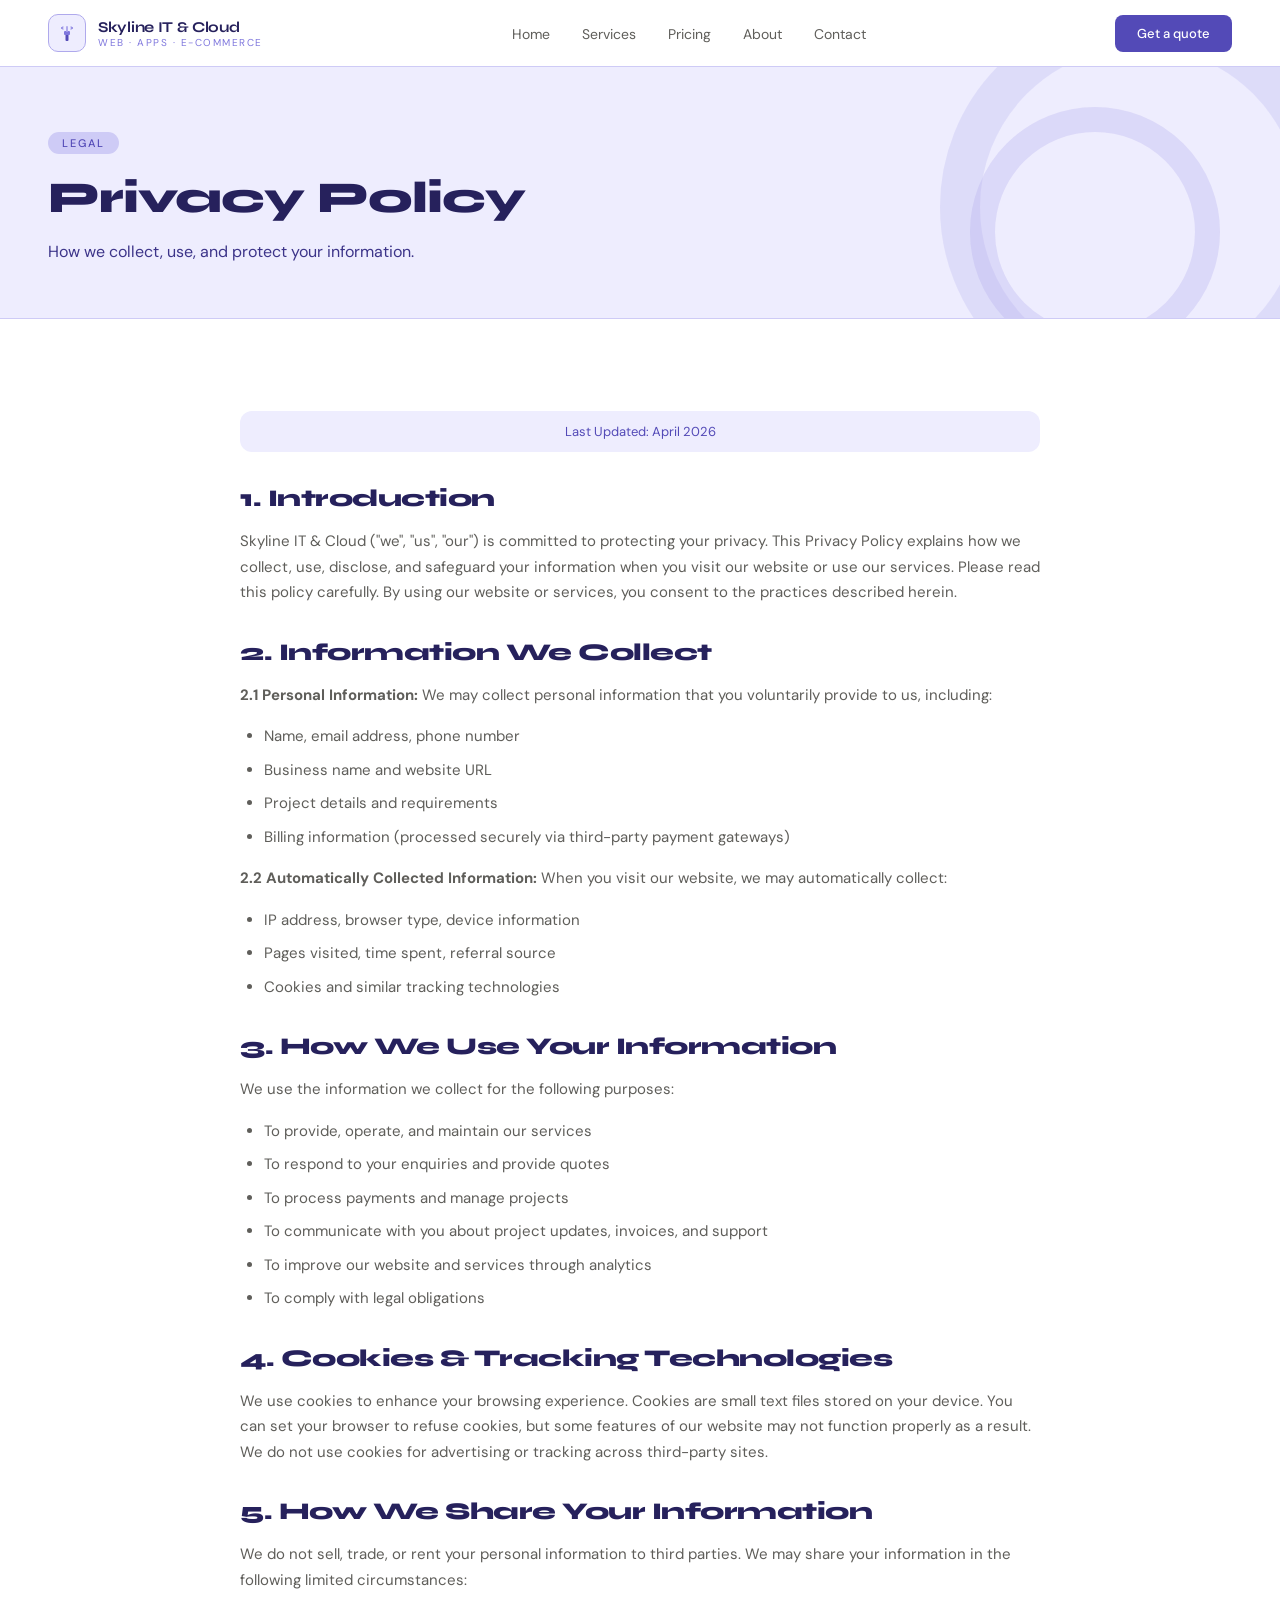
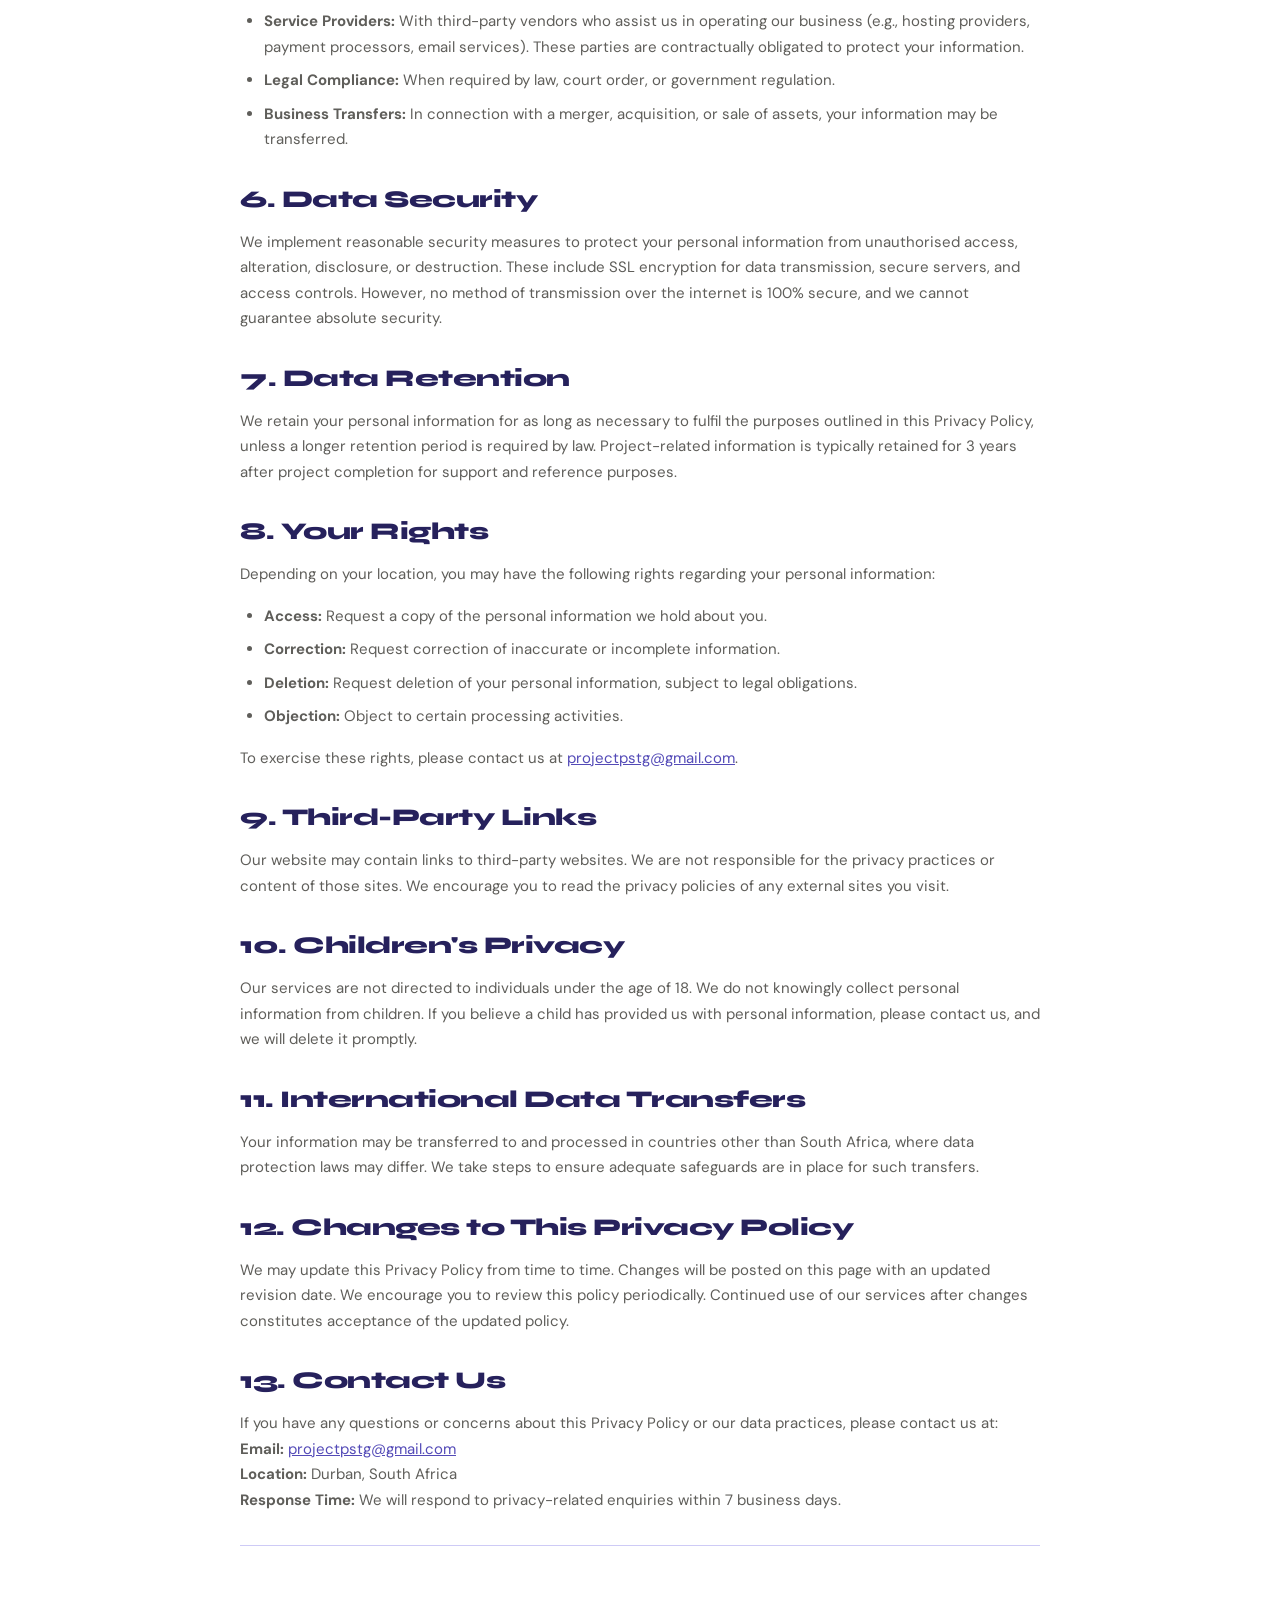
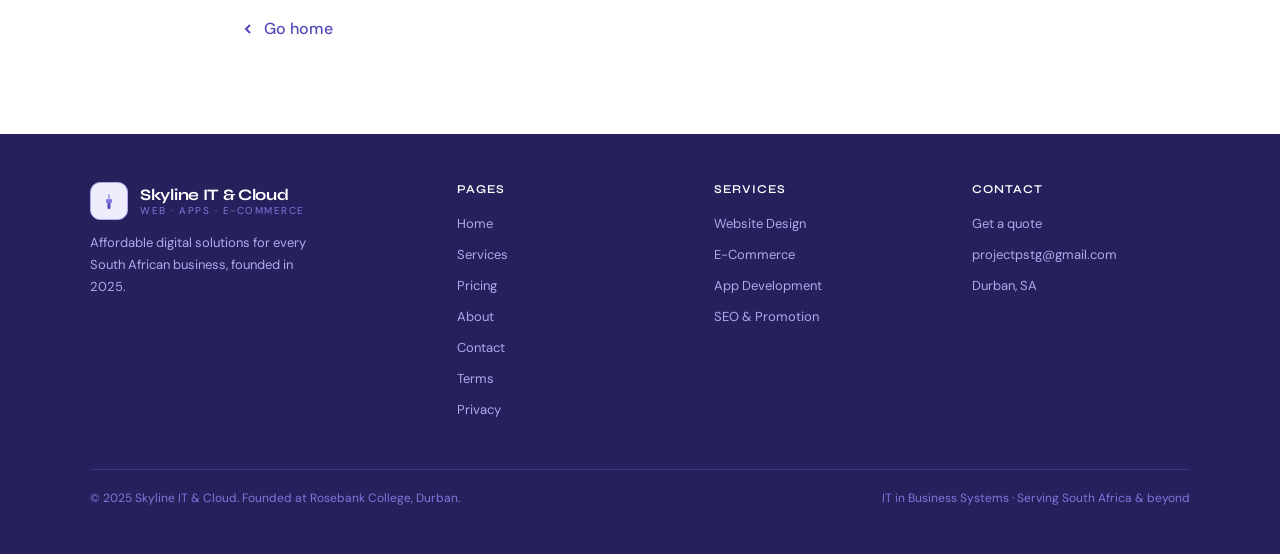
<file: privacy.html>
<!DOCTYPE html>
<html lang="en">
<head>
<meta charset="UTF-8"/>
<meta name="viewport" content="width=device-width, initial-scale=1.0"/>
<title>Privacy Policy — Skyline IT & Cloud</title>
<link rel="stylesheet" href="shared.css"/>
<style>
/* Additional styles for legal pages */
.legal-content {
    max-width: 800px;
    margin: 0 auto;
    padding: 20px 0;
}

.legal-content h2 {
    font-size: 24px;
    margin-top: 32px;
    margin-bottom: 16px;
    color: var(--pu900);
}

.legal-content h3 {
    font-size: 18px;
    margin-top: 24px;
    margin-bottom: 12px;
    color: var(--pu800);
}

.legal-content p {
    font-size: 15px;
    line-height: 1.7;
    color: var(--text-muted);
    margin-bottom: 16px;
}

.legal-content ul {
    margin: 16px 0 16px 24px;
}

.legal-content li {
    font-size: 15px;
    line-height: 1.7;
    color: var(--text-muted);
    margin-bottom: 8px;
}

.legal-content hr {
    margin: 32px 0;
    border: none;
    border-top: 1px solid var(--pu100);
}

.last-updated {
    background: var(--pu50);
    padding: 12px 20px;
    border-radius: 12px;
    font-size: 13px;
    color: var(--pu600);
    margin-bottom: 32px;
    text-align: center;
}

.back-link {
    display: inline-flex;
    align-items: center;
    gap: 8px;
    margin-top: 40px;
    color: var(--pu600);
    text-decoration: none;
    font-weight: 500;
}

.back-link:hover {
    color: var(--pu800);
}
</style>
</head>
<body>

<nav>
  <a href="index.html" class="logo">
    <div class="logo-icon">
      <svg width="20" height="20" viewBox="0 0 20 20"><rect x="8.5" y="11" width="3" height="7" rx="1" fill="#534AB7"/><rect x="7" y="8" width="6" height="4" rx="1" fill="#7F77DD"/><rect x="9" y="3" width="2" height="6" rx="1" fill="#AFA9EC"/><path d="M6 6 Q3 5 6 4" fill="none" stroke="#7F77DD" stroke-width="1.2" stroke-linecap="round"/><path d="M14 6 Q17 5 14 4" fill="none" stroke="#7F77DD" stroke-width="1.2" stroke-linecap="round"/></svg>
    </div>
    <div>
      <div class="logo-text">Skyline IT & Cloud</div>
      <div class="logo-tagline">WEB · APPS · E-COMMERCE</div>
    </div>
  </a>
  <ul class="nav-links">
    <li><a href="index.html">Home</a></li>
    <li><a href="services.html">Services</a></li>
    <li><a href="pricing.html">Pricing</a></li>
    <li><a href="about.html">About</a></li>
    <li><a href="contact.html">Contact</a></li>
  </ul>
  <a href="contact.html" class="nav-cta">Get a quote</a>
</nav>

<div class="page-hero">
  <div class="hero-eyebrow">Legal</div>
  <h1>Privacy Policy</h1>
  <p>How we collect, use, and protect your information.</p>
</div>

<div class="section">
  <div class="legal-content">
    <div class="last-updated">
      Last Updated: April 2026
    </div>

    <h2>1. Introduction</h2>
    <p>Skyline IT & Cloud ("we", "us", "our") is committed to protecting your privacy. This Privacy Policy explains how we collect, use, disclose, and safeguard your information when you visit our website or use our services. Please read this policy carefully. By using our website or services, you consent to the practices described herein.</p>

    <h2>2. Information We Collect</h2>
    <p><strong>2.1 Personal Information:</strong> We may collect personal information that you voluntarily provide to us, including:</p>
    <ul>
      <li>Name, email address, phone number</li>
      <li>Business name and website URL</li>
      <li>Project details and requirements</li>
      <li>Billing information (processed securely via third-party payment gateways)</li>
    </ul>
    <p><strong>2.2 Automatically Collected Information:</strong> When you visit our website, we may automatically collect:</p>
    <ul>
      <li>IP address, browser type, device information</li>
      <li>Pages visited, time spent, referral source</li>
      <li>Cookies and similar tracking technologies</li>
    </ul>

    <h2>3. How We Use Your Information</h2>
    <p>We use the information we collect for the following purposes:</p>
    <ul>
      <li>To provide, operate, and maintain our services</li>
      <li>To respond to your enquiries and provide quotes</li>
      <li>To process payments and manage projects</li>
      <li>To communicate with you about project updates, invoices, and support</li>
      <li>To improve our website and services through analytics</li>
      <li>To comply with legal obligations</li>
    </ul>

    <h2>4. Cookies & Tracking Technologies</h2>
    <p>We use cookies to enhance your browsing experience. Cookies are small text files stored on your device. You can set your browser to refuse cookies, but some features of our website may not function properly as a result. We do not use cookies for advertising or tracking across third-party sites.</p>

    <h2>5. How We Share Your Information</h2>
    <p>We do not sell, trade, or rent your personal information to third parties. We may share your information in the following limited circumstances:</p>
    <ul>
      <li><strong>Service Providers:</strong> With third-party vendors who assist us in operating our business (e.g., hosting providers, payment processors, email services). These parties are contractually obligated to protect your information.</li>
      <li><strong>Legal Compliance:</strong> When required by law, court order, or government regulation.</li>
      <li><strong>Business Transfers:</strong> In connection with a merger, acquisition, or sale of assets, your information may be transferred.</li>
    </ul>

    <h2>6. Data Security</h2>
    <p>We implement reasonable security measures to protect your personal information from unauthorised access, alteration, disclosure, or destruction. These include SSL encryption for data transmission, secure servers, and access controls. However, no method of transmission over the internet is 100% secure, and we cannot guarantee absolute security.</p>

    <h2>7. Data Retention</h2>
    <p>We retain your personal information for as long as necessary to fulfil the purposes outlined in this Privacy Policy, unless a longer retention period is required by law. Project-related information is typically retained for 3 years after project completion for support and reference purposes.</p>

    <h2>8. Your Rights</h2>
    <p>Depending on your location, you may have the following rights regarding your personal information:</p>
    <ul>
      <li><strong>Access:</strong> Request a copy of the personal information we hold about you.</li>
      <li><strong>Correction:</strong> Request correction of inaccurate or incomplete information.</li>
      <li><strong>Deletion:</strong> Request deletion of your personal information, subject to legal obligations.</li>
      <li><strong>Objection:</strong> Object to certain processing activities.</li>
    </ul>
    <p>To exercise these rights, please contact us at <a href="mailto:projectpstg@gmail.com" style="color: var(--pu600);">projectpstg@gmail.com</a>.</p>

    <h2>9. Third-Party Links</h2>
    <p>Our website may contain links to third-party websites. We are not responsible for the privacy practices or content of those sites. We encourage you to read the privacy policies of any external sites you visit.</p>

    <h2>10. Children's Privacy</h2>
    <p>Our services are not directed to individuals under the age of 18. We do not knowingly collect personal information from children. If you believe a child has provided us with personal information, please contact us, and we will delete it promptly.</p>

    <h2>11. International Data Transfers</h2>
    <p>Your information may be transferred to and processed in countries other than South Africa, where data protection laws may differ. We take steps to ensure adequate safeguards are in place for such transfers.</p>

    <h2>12. Changes to This Privacy Policy</h2>
    <p>We may update this Privacy Policy from time to time. Changes will be posted on this page with an updated revision date. We encourage you to review this policy periodically. Continued use of our services after changes constitutes acceptance of the updated policy.</p>

    <h2>13. Contact Us</h2>
    <p>If you have any questions or concerns about this Privacy Policy or our data practices, please contact us at:<br/>
    <strong>Email:</strong> <a href="mailto:projectpstg@gmail.com" style="color: var(--pu600);">projectpstg@gmail.com</a><br/>
    <strong>Location:</strong> Durban, South Africa<br/>
    <strong>Response Time:</strong> We will respond to privacy-related enquiries within 7 business days.</p>

    <hr/>

    <a href="index.html" class="back-link">
      <svg width="16" height="16" viewBox="0 0 16 16" fill="none" stroke="currentColor" stroke-width="2"><path d="M10 12L6 8l4-4"/></svg>
      Go home
    </a>
  </div>
</div>

<footer>
  <div class="footer-inner">
    <div class="footer-brand">
      <div class="logo">
        <div class="logo-icon"><svg width="20" height="20" viewBox="0 0 20 20"><rect x="8.5" y="11" width="3" height="7" rx="1" fill="#534AB7"/><rect x="7" y="8" width="6" height="4" rx="1" fill="#7F77DD"/><rect x="9" y="3" width="2" height="6" rx="1" fill="#AFA9EC"/></svg></div>
        <div><div class="logo-text">Skyline IT & Cloud</div><div class="logo-tagline">WEB · APPS · E-COMMERCE</div></div>
      </div>
      <p>Affordable digital solutions for every South African business, founded in 2025.</p>
    </div>
    <div class="footer-col"><h4>Pages</h4><ul><li><a href="index.html">Home</a></li><li><a href="services.html">Services</a></li><li><a href="pricing.html">Pricing</a></li><li><a href="about.html">About</a></li><li><a href="contact.html">Contact</a></li><li><a href="terms.html">Terms</a></li><li><a href="privacy.html">Privacy</a></li></ul></div>
    <div class="footer-col"><h4>Services</h4><ul><li><a href="services.html">Website Design</a></li><li><a href="services.html">E-Commerce</a></li><li><a href="services.html">App Development</a></li><li><a href="services.html">SEO & Promotion</a></li></ul></div>
    <div class="footer-col"><h4>Contact</h4><ul><li><a href="contact.html">Get a quote</a></li><li><a href="mailto:projectpstg@gmail.com">projectpstg@gmail.com</a></li><li><a href="#">Durban, SA</a></li></ul></div>
  </div>
  <div class="footer-bottom">
    <p>© 2025 Skyline IT & Cloud. Founded at Rosebank College, Durban.</p>
    <p>IT in Business Systems · Serving South Africa & beyond</p>
  </div>
</footer>

</body>
</html>
</file>
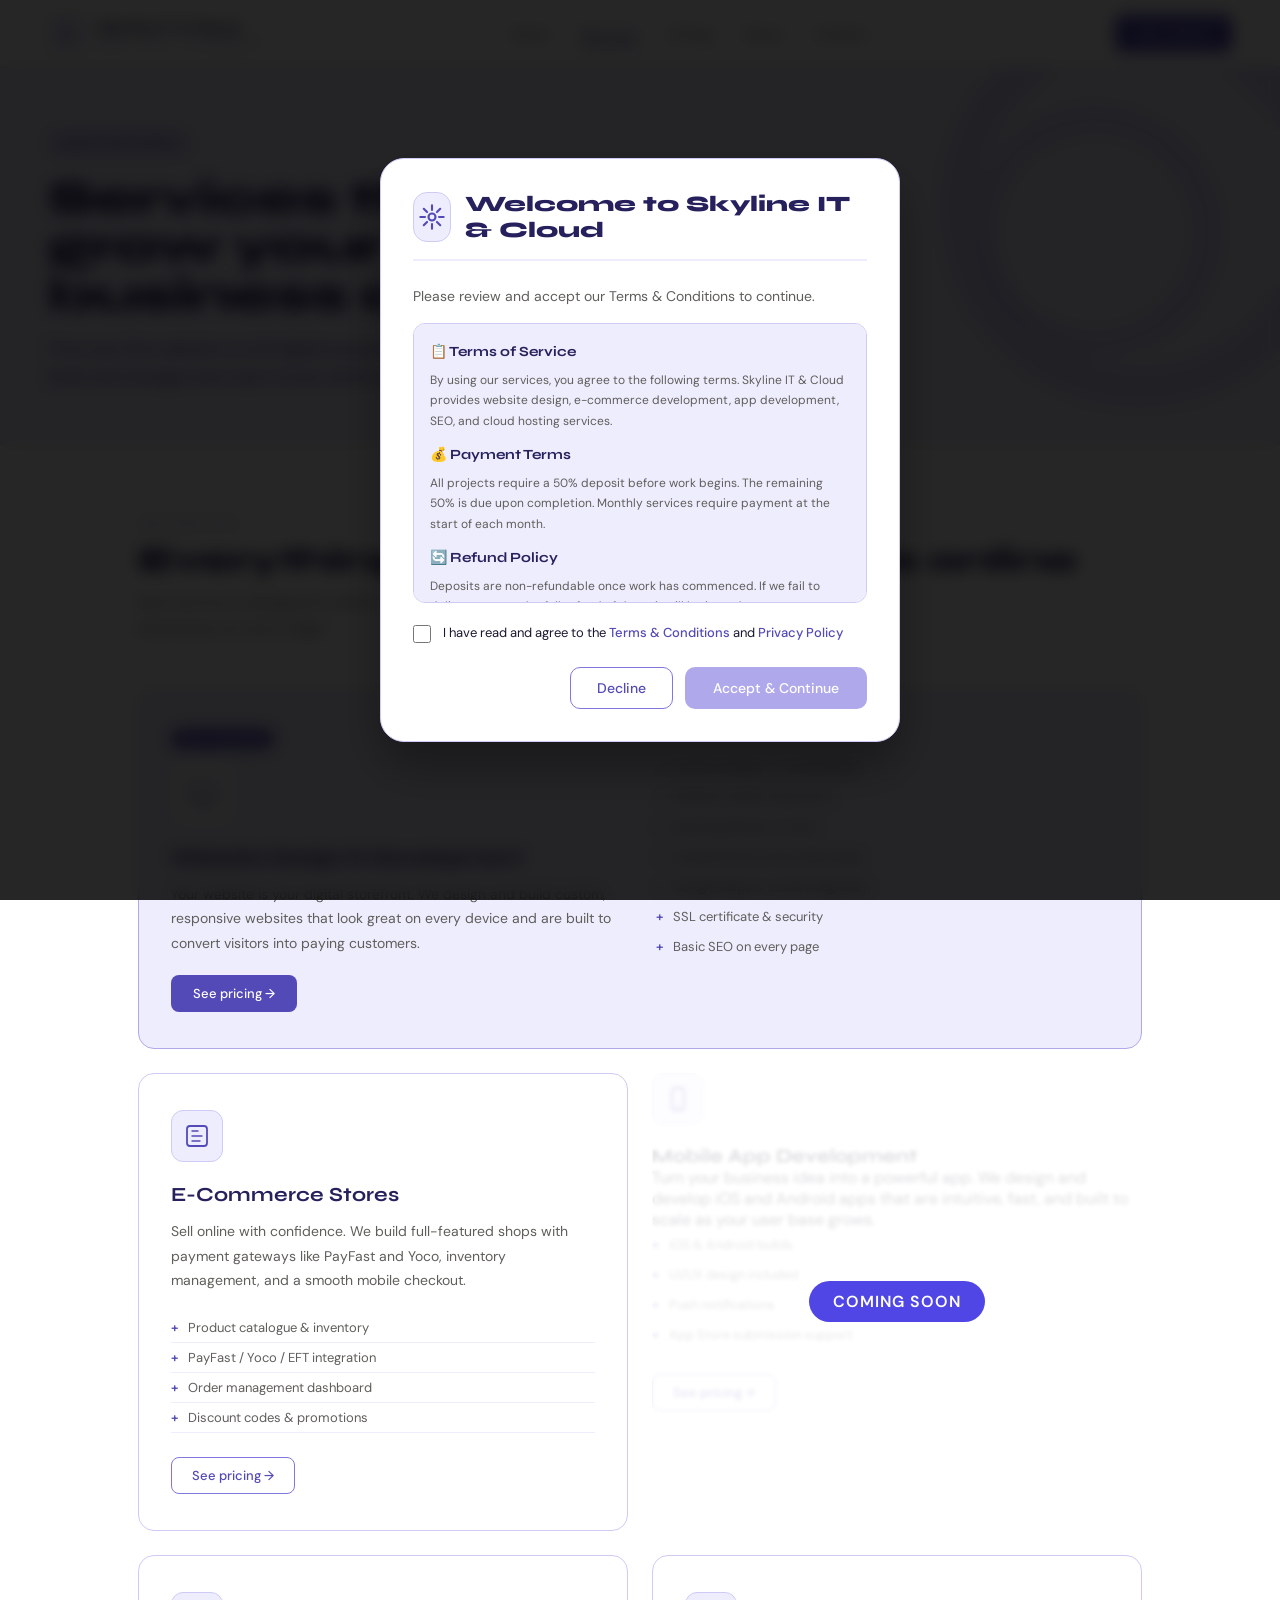
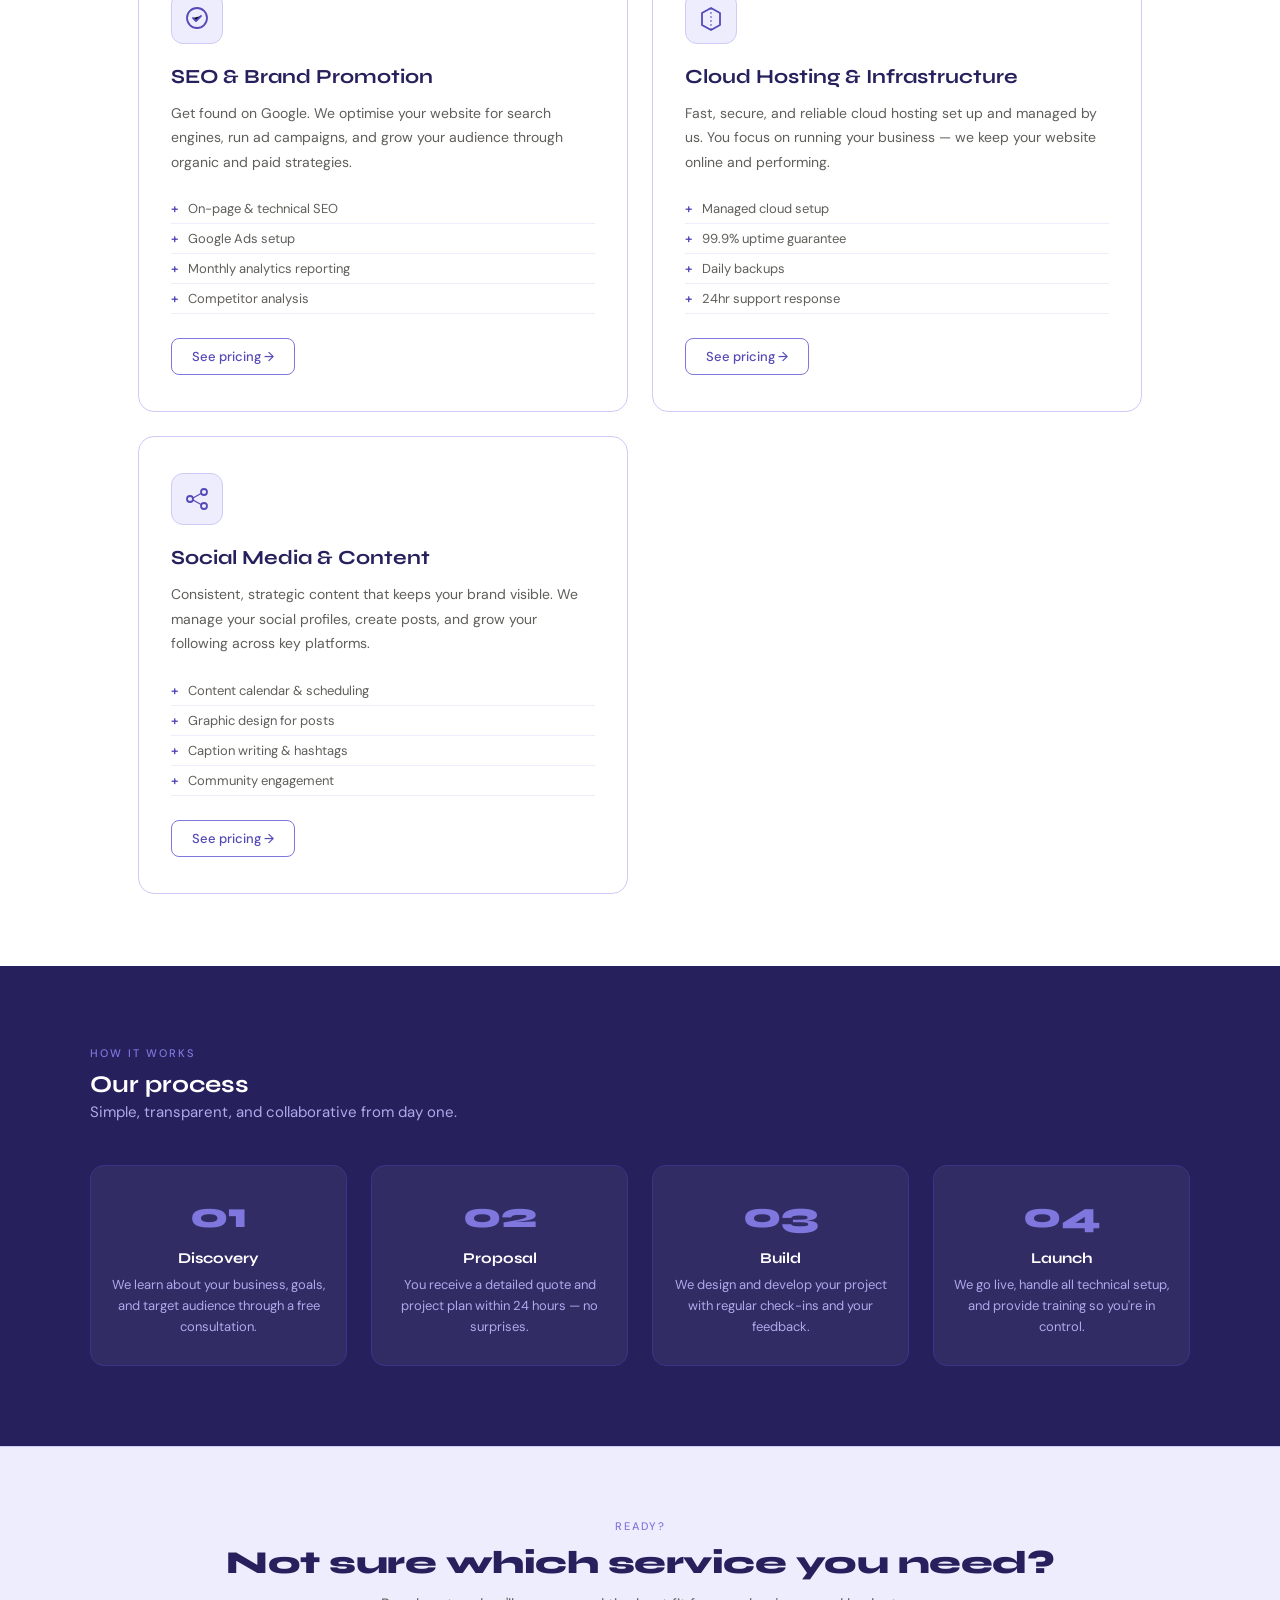
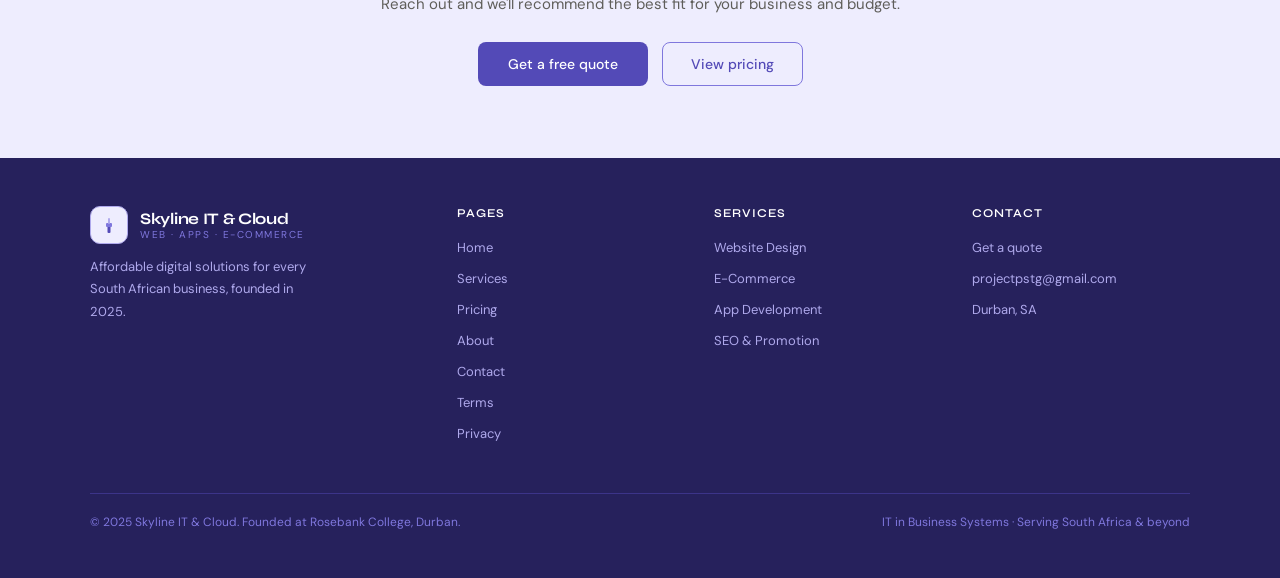
<file: services.html>
<!DOCTYPE html>
<html lang="en">
<head>
<meta charset="UTF-8"/>
<meta name="viewport" content="width=device-width, initial-scale=1.0"/>
<title>Services — Skyline IT & Cloud</title>
<link rel="stylesheet" href="shared.css"/>
<style>
.services-grid {
  display: grid;
  grid-template-columns: repeat(2, 1fr);
  gap: 24px;
  margin-top: 48px;
}

.svc-card {
  border: 1px solid var(--pu100);
  border-radius: 16px;
  padding: 36px 32px;
  background: white;
  transition: border-color 0.2s, transform 0.2s;
}

.svc-card:hover { border-color: var(--pu400); transform: translateY(-2px); }

.svc-card.featured {
  background: var(--pu50);
  border-color: var(--pu200);
  grid-column: 1 / -1;
  display: grid;
  grid-template-columns: 1fr 1fr;
  gap: 32px;
  align-items: center;
}

.svc-icon {
  width: 52px; height: 52px;
  background: var(--pu50);
  border-radius: 12px;
  border: 1px solid var(--pu100);
  display: flex;
  align-items: center;
  justify-content: center;
  margin-bottom: 20px;
}

.svc-card.featured .svc-icon {
  width: 64px; height: 64px;
  background: white;
}

.svc-card h3 {
  font-size: 20px;
  font-weight: 700;
  color: var(--pu900);
  margin-bottom: 12px;
}

.svc-card p {
  font-size: 14px;
  color: var(--text-muted);
  line-height: 1.75;
  margin-bottom: 20px;
}

.svc-list {
  list-style: none;
  margin-bottom: 24px;
}

.svc-list li {
  font-size: 13px;
  color: var(--text-muted);
  padding: 6px 0;
  border-bottom: 1px solid var(--pu50);
  display: flex;
  gap: 10px;
  align-items: center;
}

.svc-badge {
  display: inline-block;
  font-size: 11px;
  background: var(--pu600);
  color: white;
  padding: 3px 10px;
  border-radius: 20px;
  font-weight: 500;
  margin-bottom: 12px;
}

.process-section {
  background: var(--pu900);
  padding: 80px 48px;
}

.process-inner {
  max-width: 1100px;
  margin: 0 auto;
}

.process-inner .section-label { color: var(--pu400); }
.process-inner h2 { color: white; }
.process-inner .section-sub { color: var(--pu200); }

.process-steps {
  display: grid;
  grid-template-columns: repeat(4, 1fr);
  gap: 24px;
  margin-top: 40px;
}

.step {
  text-align: center;
  padding: 28px 20px;
  background: rgba(255,255,255,0.05);
  border-radius: 14px;
  border: 1px solid var(--pu800);
}

.step-num {
  font-size: 36px;
  font-weight: 800;
  color: var(--pu400);
  font-family: 'Syne', sans-serif;
  margin-bottom: 12px;
}

.step h4 {
  font-size: 15px;
  font-weight: 700;
  color: white;
  margin-bottom: 8px;
  font-family: 'Syne', sans-serif;
}

.step p { font-size: 13px; color: var(--pu200); line-height: 1.6; }

.cta-strip {
  padding: 72px 48px;
  text-align: center;
  background: var(--pu50);
  border-top: 1px solid var(--pu100);
}

.cta-strip h2 {
  font-size: 32px;
  font-weight: 800;
  color: var(--pu900);
  letter-spacing: -0.5px;
  margin-bottom: 12px;
}

.cta-strip p { font-size: 15px; color: var(--text-muted); margin-bottom: 28px; }

@media (max-width: 900px) {
  .services-grid {
    grid-template-columns: 1fr;
  }

  .svc-card.featured {
    grid-template-columns: 1fr;
  }

  .process-steps {
    grid-template-columns: 1fr;
  }
}

@media (max-width: 768px) {
  .svc-card {
    padding: 28px 24px;
  }

  .services-grid {
    gap: 20px;
    margin-top: 36px;
  }

  .process-steps {
    gap: 18px;
  }
}

@media (max-width: 600px) {
  .svc-card {
    padding: 24px 20px;
  }

  .cta-strip {
    padding: 48px 24px;
  }
}
</style>
</head>
<body>

<nav>
  <a href="index.html" class="logo">
    <div class="logo-icon">
      <svg width="20" height="20" viewBox="0 0 20 20"><rect x="8.5" y="11" width="3" height="7" rx="1" fill="#534AB7"/><rect x="7" y="8" width="6" height="4" rx="1" fill="#7F77DD"/><rect x="9" y="3" width="2" height="6" rx="1" fill="#AFA9EC"/><path d="M6 6 Q3 5 6 4" fill="none" stroke="#7F77DD" stroke-width="1.2" stroke-linecap="round"/><path d="M14 6 Q17 5 14 4" fill="none" stroke="#7F77DD" stroke-width="1.2" stroke-linecap="round"/></svg>
    </div>
    <div>
      <div class="logo-text">Skyline IT & Cloud</div>
      <div class="logo-tagline">WEB · APPS · E-COMMERCE</div>
    </div>
  </a>
  <ul class="nav-links">
    <li><a href="index.html">Home</a></li>
    <li><a href="services.html" class="active">Services</a></li>
    <li><a href="pricing.html">Pricing</a></li>
    <li><a href="about.html">About</a></li>
    <li><a href="contact.html">Contact</a></li>
  </ul>
  <a href="contact.html" class="nav-cta">Get a quote</a>
</nav>

<div class="page-hero">
  <div class="hero-eyebrow">What we offer</div>
  <h1>Services that grow your business online</h1>
  <p>From your first website to a full digital ecosystem — we design, build, and manage every layer of your online presence.</p>
</div>

<div class="section">
  <div class="section-label">Our services</div>
  <h2>Everything your business needs online</h2>
  <p class="section-sub">Each service is designed to deliver real results for South African businesses at every stage.</p>

  <div class="services-grid">
    <div class="svc-card featured">
      <div>
        <div class="svc-badge">Most requested</div>
        <div class="svc-icon">
          <svg width="30" height="30" viewBox="0 0 30 30"><rect x="2" y="5" width="26" height="18" rx="3" fill="none" stroke="#534AB7" stroke-width="2"/><line x1="10" y1="27" x2="20" y2="27" stroke="#534AB7" stroke-width="2" stroke-linecap="round"/><line x1="15" y1="23" x2="15" y2="27" stroke="#534AB7" stroke-width="2"/></svg>
        </div>
        <h3>Website Design & Development</h3>
        <p>Your website is your digital storefront. We design and build custom, responsive websites that look great on every device and are built to convert visitors into paying customers.</p>
        <a href="pricing.html" class="btn-primary" style="font-size:13px;padding:10px 22px">See pricing →</a>
      </div>
      <div>
        <ul class="svc-list">
          <li><span class="check">+</span> Custom design — no templates</li>
          <li><span class="check">+</span> Mobile & tablet responsive</li>
          <li><span class="check">+</span> Fast load times (&lt;3 sec)</li>
          <li><span class="check">+</span> Contact forms & live chat setup</li>
          <li><span class="check">+</span> Google Maps & social integration</li>
          <li><span class="check">+</span> SSL certificate & security</li>
          <li><span class="check">+</span> Basic SEO on every page</li>
        </ul>
      </div>
    </div>

    <div class="svc-card">
      <div class="svc-icon">
        <svg width="26" height="26" viewBox="0 0 26 26"><rect x="3" y="3" width="20" height="20" rx="3" fill="none" stroke="#534AB7" stroke-width="1.8"/><path d="M8 13h10M8 8h6M8 18h8" stroke="#534AB7" stroke-width="1.4" stroke-linecap="round"/></svg>
      </div>
      <h3>E-Commerce Stores</h3>
      <p>Sell online with confidence. We build full-featured shops with payment gateways like PayFast and Yoco, inventory management, and a smooth mobile checkout.</p>
      <ul class="svc-list">
        <li><span class="check">+</span> Product catalogue & inventory</li>
        <li><span class="check">+</span> PayFast / Yoco / EFT integration</li>
        <li><span class="check">+</span> Order management dashboard</li>
        <li><span class="check">+</span> Discount codes & promotions</li>
      </ul>
      <a href="pricing.html" class="btn-outline" style="font-size:13px;padding:9px 20px">See pricing →</a>
    </div>

    <div class="service-card" style="position: relative;">
      <!-- Coming Soon Overlay -->
      <div class="coming-soon-overlay">
        <span>Coming Soon</span>
      </div>
      <div class="svc-icon">
        <svg width="26" height="26" viewBox="0 0 26 26"><rect x="7" y="2" width="12" height="22" rx="3" fill="none" stroke="#534AB7" stroke-width="1.8"/><circle cx="13" cy="20" r="1.2" fill="#534AB7"/></svg>
      </div>
      <h3>Mobile App Development</h3>
      <p>Turn your business idea into a powerful app. We design and develop iOS and Android apps that are intuitive, fast, and built to scale as your user base grows.</p>
      <ul class="svc-list">
        <li><span class="check">+</span> iOS & Android builds</li>
        <li><span class="check">+</span> UI/UX design included</li>
        <li><span class="check">+</span> Push notifications</li>
        <li><span class="check">+</span> App Store submission support</li>
      </ul>
      <a href="pricing.html" class="btn-outline" style="font-size:13px;padding:9px 20px">See pricing →</a>
    </div>

    <div class="svc-card">
      <div class="svc-icon">
        <svg width="26" height="26" viewBox="0 0 26 26"><circle cx="13" cy="13" r="10" fill="none" stroke="#534AB7" stroke-width="1.8"/><path d="M9 13l3 3 5-5" stroke="#534AB7" stroke-width="1.8" stroke-linecap="round" stroke-linejoin="round"/></svg>
      </div>
      <h3>SEO & Brand Promotion</h3>
      <p>Get found on Google. We optimise your website for search engines, run ad campaigns, and grow your audience through organic and paid strategies.</p>
      <ul class="svc-list">
        <li><span class="check">+</span> On-page & technical SEO</li>
        <li><span class="check">+</span> Google Ads setup</li>
        <li><span class="check">+</span> Monthly analytics reporting</li>
        <li><span class="check">+</span> Competitor analysis</li>
      </ul>
      <a href="pricing.html" class="btn-outline" style="font-size:13px;padding:9px 20px">See pricing →</a>
    </div>

    <div class="svc-card">
      <div class="svc-icon">
        <svg width="26" height="26" viewBox="0 0 26 26"><path d="M4 20 L4 8 L13 3 L22 8 L22 20 L13 25 Z" fill="none" stroke="#534AB7" stroke-width="1.8" stroke-linejoin="round"/><line x1="13" y1="3" x2="13" y2="25" stroke="#534AB7" stroke-width="1" stroke-dasharray="2 2"/></svg>
      </div>
      <h3>Cloud Hosting & Infrastructure</h3>
      <p>Fast, secure, and reliable cloud hosting set up and managed by us. You focus on running your business — we keep your website online and performing.</p>
      <ul class="svc-list">
        <li><span class="check">+</span> Managed cloud setup</li>
        <li><span class="check">+</span> 99.9% uptime guarantee</li>
        <li><span class="check">+</span> Daily backups</li>
        <li><span class="check">+</span> 24hr support response</li>
      </ul>
      <a href="pricing.html" class="btn-outline" style="font-size:13px;padding:9px 20px">See pricing →</a>
    </div>

    <div class="svc-card">
      <div class="svc-icon">
        <svg width="26" height="26" viewBox="0 0 26 26"><circle cx="6" cy="13" r="3" fill="none" stroke="#534AB7" stroke-width="1.8"/><circle cx="20" cy="6" r="3" fill="none" stroke="#534AB7" stroke-width="1.8"/><circle cx="20" cy="20" r="3" fill="none" stroke="#534AB7" stroke-width="1.8"/><line x1="9" y1="12" x2="17" y2="7.5" stroke="#534AB7" stroke-width="1.2"/><line x1="9" y1="14" x2="17" y2="18.5" stroke="#534AB7" stroke-width="1.2"/></svg>
      </div>
      <h3>Social Media & Content</h3>
      <p>Consistent, strategic content that keeps your brand visible. We manage your social profiles, create posts, and grow your following across key platforms.</p>
      <ul class="svc-list">
        <li><span class="check">+</span> Content calendar & scheduling</li>
        <li><span class="check">+</span> Graphic design for posts</li>
        <li><span class="check">+</span> Caption writing & hashtags</li>
        <li><span class="check">+</span> Community engagement</li>
      </ul>
      <a href="pricing.html" class="btn-outline" style="font-size:13px;padding:9px 20px">See pricing →</a>
    </div>
  </div>
</div>

<div class="process-section">
  <div class="process-inner">
    <div class="section-label">How it works</div>
    <h2>Our process</h2>
    <p class="section-sub">Simple, transparent, and collaborative from day one.</p>
    <div class="process-steps">
      <div class="step">
        <div class="step-num">01</div>
        <h4>Discovery</h4>
        <p>We learn about your business, goals, and target audience through a free consultation.</p>
      </div>
      <div class="step">
        <div class="step-num">02</div>
        <h4>Proposal</h4>
        <p>You receive a detailed quote and project plan within 24 hours — no surprises.</p>
      </div>
      <div class="step">
        <div class="step-num">03</div>
        <h4>Build</h4>
        <p>We design and develop your project with regular check-ins and your feedback.</p>
      </div>
      <div class="step">
        <div class="step-num">04</div>
        <h4>Launch</h4>
        <p>We go live, handle all technical setup, and provide training so you're in control.</p>
      </div>
    </div>
  </div>
</div>

<div class="cta-strip">
  <div class="section-label">Ready?</div>
  <h2>Not sure which service you need?</h2>
  <p>Reach out and we'll recommend the best fit for your business and budget.</p>
  <div style="display:flex;gap:14px;justify-content:center;flex-wrap:wrap">
    <a href="contact.html" class="btn-primary">Get a free quote</a>
    <a href="pricing.html" class="btn-outline">View pricing</a>
  </div>
</div>

<footer>
  <div class="footer-inner">
    <div class="footer-brand">
      <div class="logo">
        <div class="logo-icon"><svg width="20" height="20" viewBox="0 0 20 20"><rect x="8.5" y="11" width="3" height="7" rx="1" fill="#534AB7"/><rect x="7" y="8" width="6" height="4" rx="1" fill="#7F77DD"/><rect x="9" y="3" width="2" height="6" rx="1" fill="#AFA9EC"/></svg></div>
        <div><div class="logo-text">Skyline IT & Cloud</div><div class="logo-tagline">WEB · APPS · E-COMMERCE</div></div>
      </div>
      <p>Affordable digital solutions for every South African business, founded in 2025.</p>
    </div>
    <div class="footer-col"><h4>Pages</h4><ul><li><a href="index.html">Home</a></li><li><a href="services.html">Services</a></li><li><a href="pricing.html">Pricing</a></li><li><a href="about.html">About</a></li><li><a href="contact.html">Contact</a></li><li><a href="terms.html">Terms</a></li><li><a href="privacy.html">Privacy</a></li></ul></div>
    <div class="footer-col"><h4>Services</h4><ul><li><a href="services.html">Website Design</a></li><li><a href="services.html">E-Commerce</a></li><li><a href="services.html">App Development</a></li><li><a href="services.html">SEO & Promotion</a></li></ul></div>
    <div class="footer-col"><h4>Contact</h4><ul><li><a href="contact.html">Get a quote</a></li><li><a href="mailto:projectpstg@gmail.com">projectpstg@gmail.com</a></li><li><a href="#">Durban, SA</a></li></ul></div>
  </div>
  <div class="footer-bottom">
    <p>© 2025 Skyline IT & Cloud. Founded at Rosebank College, Durban.</p>
    <p>IT in Business Systems · Serving South Africa & beyond</p>
  </div>
</footer>
<!-- Terms & Conditions Popup -->
<div id="tcPopup" style="display: none;">
    <div class="tc-modal-overlay">
        <div class="tc-modal-container">
            <div class="tc-modal-header">
                <div class="tc-modal-icon">
                    <svg width="28" height="28" viewBox="0 0 24 24" fill="none" stroke="#534AB7" stroke-width="1.8">
                        <path d="M12 2v4M12 18v4M4.93 4.93l2.83 2.83M16.24 16.24l2.83 2.83M2 12h4M18 12h4M4.93 19.07l2.83-2.83M16.24 7.76l2.83-2.83" stroke-linecap="round"/>
                        <circle cx="12" cy="12" r="3"/>
                    </svg>
                </div>
                <h3>Welcome to Skyline IT & Cloud</h3>
            </div>
            <div class="tc-modal-body">
                <p>Please review and accept our Terms & Conditions to continue.</p>
                <div class="tc-terms-scroll">
                    <h4>📋 Terms of Service</h4>
                    <p>By using our services, you agree to the following terms. Skyline IT & Cloud provides website design, e-commerce development, app development, SEO, and cloud hosting services.</p>
                    
                    <h4>💰 Payment Terms</h4>
                    <p>All projects require a 50% deposit before work begins. The remaining 50% is due upon completion. Monthly services require payment at the start of each month.</p>
                    
                    <h4>🔄 Refund Policy</h4>
                    <p>Deposits are non-refundable once work has commenced. If we fail to deliver as agreed, a full refund of deposit will be issued.</p>
                    
                    <h4>📄 Intellectual Property</h4>
                    <p>Upon full payment, you own all rights to the delivered work. We reserve the right to display the work in our portfolio.</p>
                    
                    <h4>⚠️ Limitation of Liability</h4>
                    <p>Skyline IT & Cloud is not liable for indirect damages or third-party claims. Our total liability is limited to the amount paid for the service.</p>
                    
                    <h4>🔒 Privacy Policy</h4>
                    <p>We collect only necessary information to provide our services. Your data is never sold to third parties. We use SSL encryption to protect your information.</p>
                    
                    <h4>⚖️ Governing Law</h4>
                    <p>These terms are governed by the laws of South Africa. Disputes will be resolved in Durban, South Africa.</p>
                </div>
                <label class="tc-checkbox-container">
					<input type="checkbox" id="tcAgreeCheckbox">
					<span>I have read and agree to the <a href="terms.html" id="tcTermsLink">Terms & Conditions</a> and <a href="privacy.html" id="tcPrivacyLink">Privacy Policy</a></span>
				</label>
            </div>
            <div class="tc-modal-buttons">
                <button class="tc-btn-outline" id="tcDeclineBtn">Decline</button>
                <button class="tc-btn-primary" id="tcAcceptBtn" disabled>Accept & Continue</button>
            </div>
        </div>
    </div>
</div>

<script>
(function() {
    // Check if user already accepted
    if (!localStorage.getItem('skyline_terms_accepted')) {
        // Show popup after 0.5 seconds
        setTimeout(function() {
            var popup = document.getElementById('tcPopup');
            if (popup) {
                popup.style.display = 'block';
                document.body.style.overflow = 'hidden';
            }
        }, 500);
    }
    
    // Get elements
    var checkbox = document.getElementById('tcAgreeCheckbox');
    var acceptBtn = document.getElementById('tcAcceptBtn');
    var declineBtn = document.getElementById('tcDeclineBtn');
    var popup = document.getElementById('tcPopup');
    
    // Enable accept button when checkbox is checked
    if (checkbox) {
        checkbox.addEventListener('change', function() {
            if (acceptBtn) {
                acceptBtn.disabled = !this.checked;
            }
        });
    }
    
    // Accept button click
    if (acceptBtn) {
        acceptBtn.addEventListener('click', function() {
            if (checkbox && checkbox.checked) {
                localStorage.setItem('skyline_terms_accepted', 'true');
                localStorage.setItem('skyline_terms_date', new Date().toISOString());
                if (popup) {
                    popup.style.display = 'none';
                    document.body.style.overflow = '';
                }
            }
        });
    }
    
    // Decline button click
    if (declineBtn) {
        declineBtn.addEventListener('click', function() {
            alert('You must accept the Terms & Conditions to use this website.');
            // Optional: redirect to Google
            // window.location.href = 'https://www.google.com';
        });
    }
    
    // Terms link click
    var termsLink = document.getElementById('tcTermsLink');
    if (termsLink) {
        termsLink.addEventListener('click', function(e) {
            e.preventDefault();
            alert('Full Terms & Conditions available upon request. Email projectpstg@gmail.com for details.');
        });
    }
    
    // Privacy link click
    var privacyLink = document.getElementById('tcPrivacyLink');
    if (privacyLink) {
        privacyLink.addEventListener('click', function(e) {
            e.preventDefault();
            alert('Privacy Policy: We only collect essential information to provide our services. Your data is never shared. Full policy available on request.');
        });
    }
})();
</script>
</body>
</html>
</file>
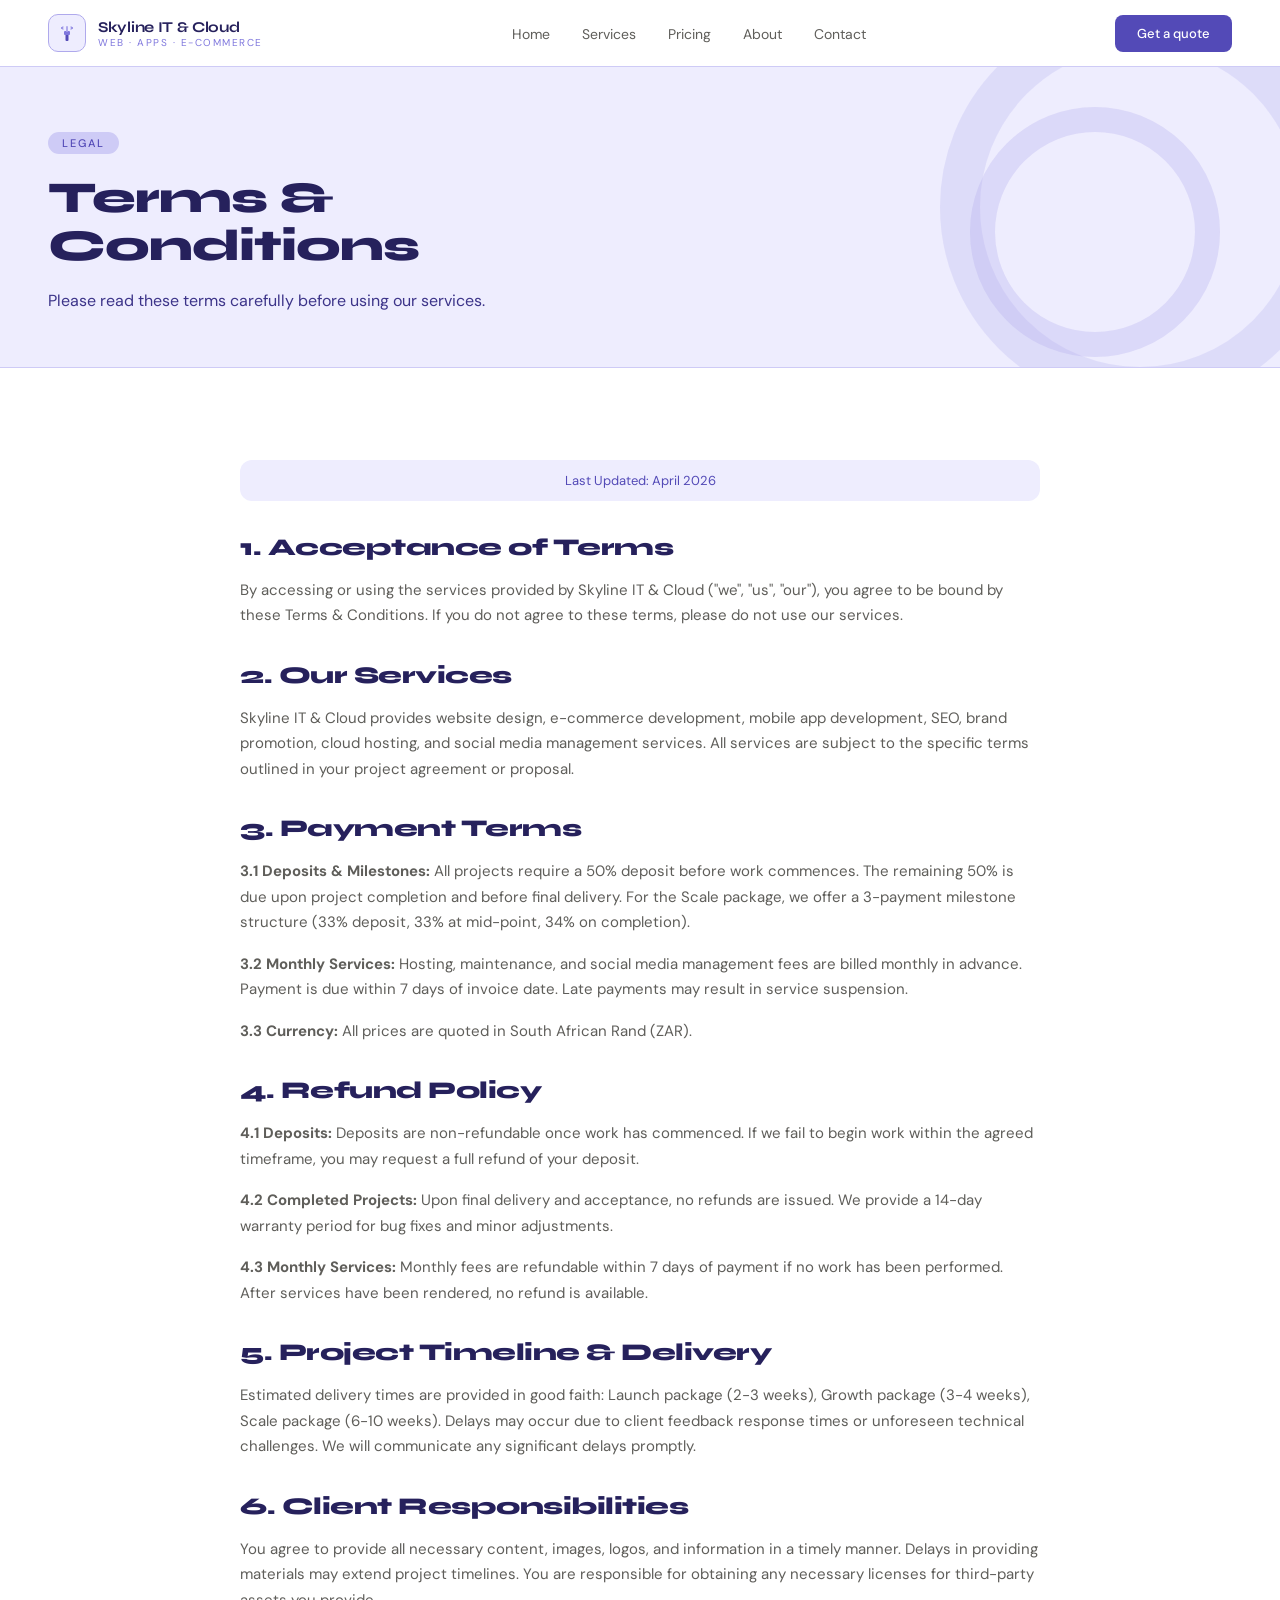
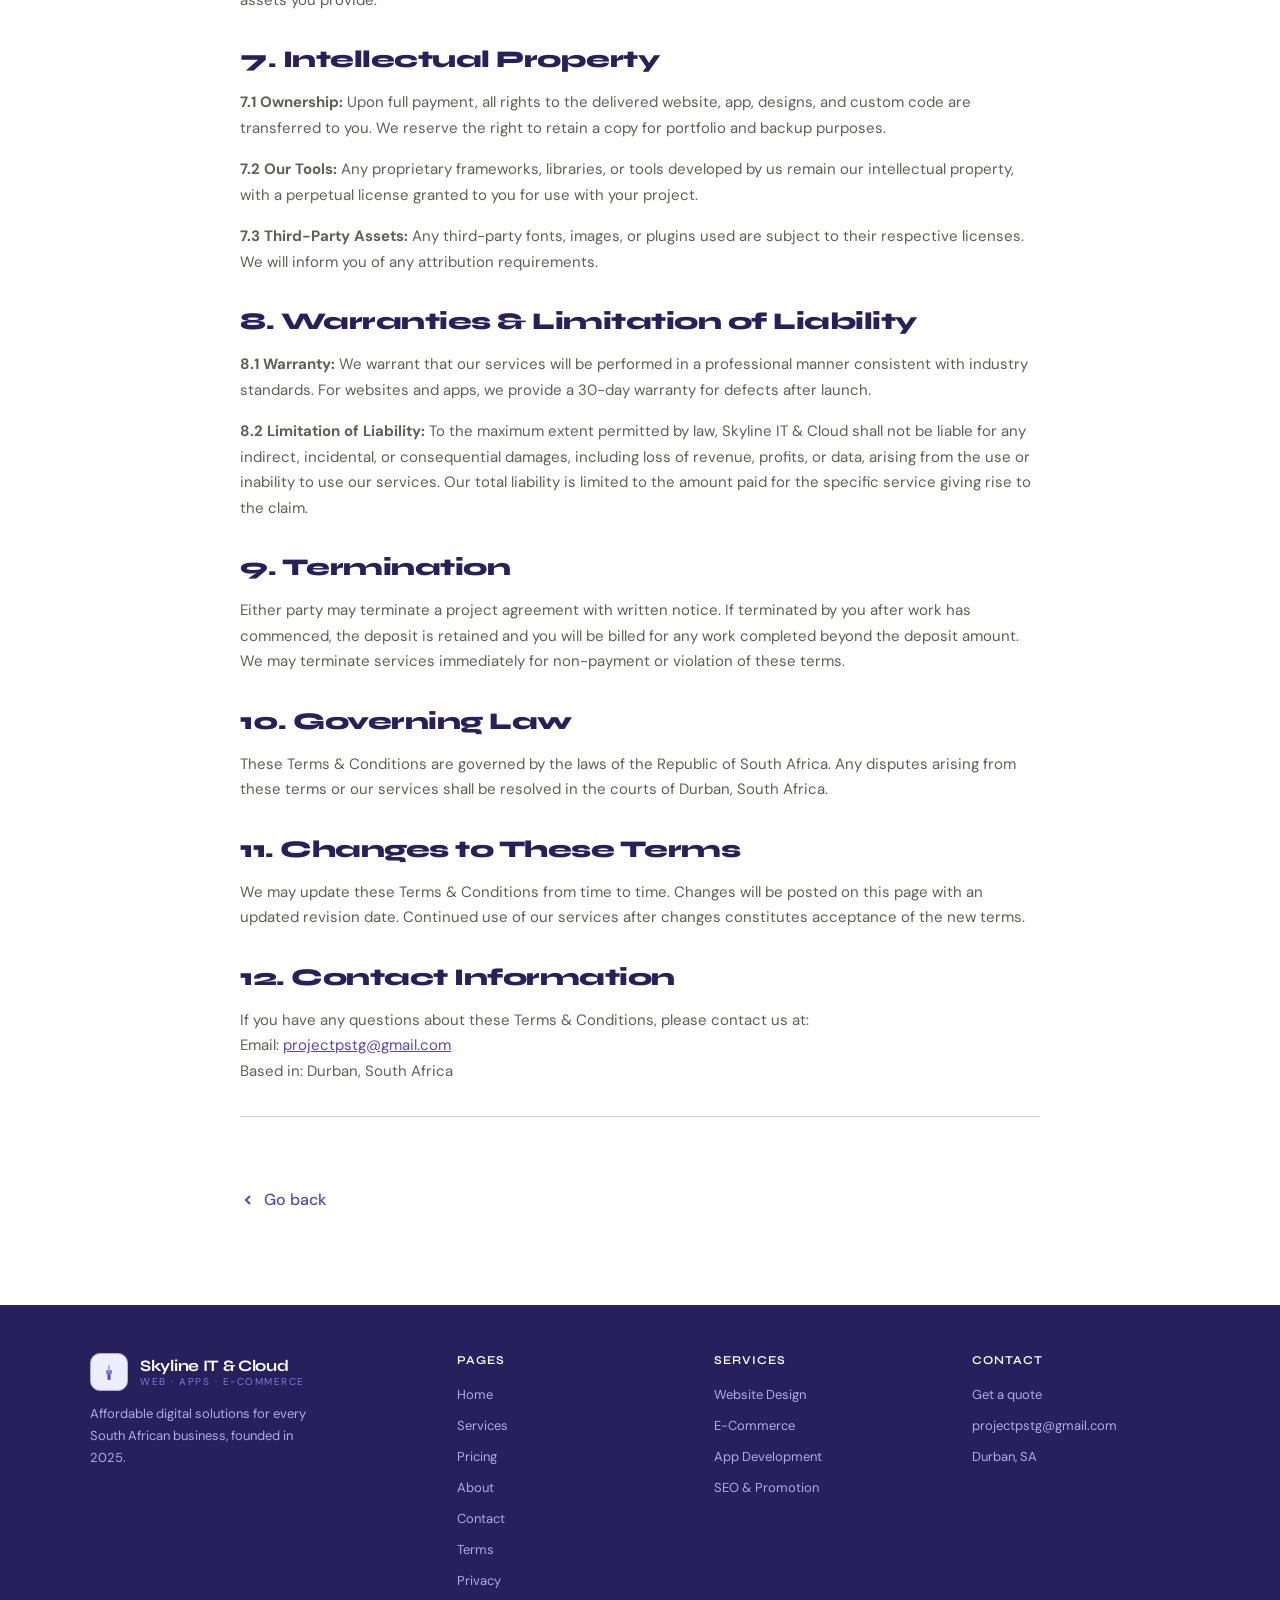
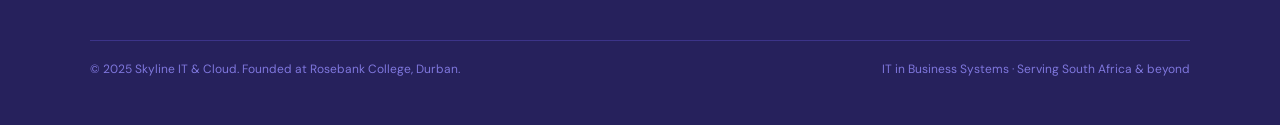
<file: terms.html>
<!DOCTYPE html>
<html lang="en">
<head>
<meta charset="UTF-8"/>
<meta name="viewport" content="width=device-width, initial-scale=1.0"/>
<title>Terms & Conditions — Skyline IT & Cloud</title>
<link rel="stylesheet" href="shared.css"/>
<style>
/* Additional styles for legal pages */
.legal-content {
    max-width: 800px;
    margin: 0 auto;
    padding: 20px 0;
}

.legal-content h2 {
    font-size: 24px;
    margin-top: 32px;
    margin-bottom: 16px;
    color: var(--pu900);
}

.legal-content h3 {
    font-size: 18px;
    margin-top: 24px;
    margin-bottom: 12px;
    color: var(--pu800);
}

.legal-content p {
    font-size: 15px;
    line-height: 1.7;
    color: var(--text-muted);
    margin-bottom: 16px;
}

.legal-content ul {
    margin: 16px 0 16px 24px;
}

.legal-content li {
    font-size: 15px;
    line-height: 1.7;
    color: var(--text-muted);
    margin-bottom: 8px;
}

.legal-content hr {
    margin: 32px 0;
    border: none;
    border-top: 1px solid var(--pu100);
}

.last-updated {
    background: var(--pu50);
    padding: 12px 20px;
    border-radius: 12px;
    font-size: 13px;
    color: var(--pu600);
    margin-bottom: 32px;
    text-align: center;
}

.back-link {
    display: inline-flex;
    align-items: center;
    gap: 8px;
    margin-top: 40px;
    color: var(--pu600);
    text-decoration: none;
    font-weight: 500;
}

.back-link:hover {
    color: var(--pu800);
}
</style>
</head>
<body>

<nav>
  <a href="index.html" class="logo">
    <div class="logo-icon">
      <svg width="20" height="20" viewBox="0 0 20 20"><rect x="8.5" y="11" width="3" height="7" rx="1" fill="#534AB7"/><rect x="7" y="8" width="6" height="4" rx="1" fill="#7F77DD"/><rect x="9" y="3" width="2" height="6" rx="1" fill="#AFA9EC"/><path d="M6 6 Q3 5 6 4" fill="none" stroke="#7F77DD" stroke-width="1.2" stroke-linecap="round"/><path d="M14 6 Q17 5 14 4" fill="none" stroke="#7F77DD" stroke-width="1.2" stroke-linecap="round"/></svg>
    </div>
    <div>
      <div class="logo-text">Skyline IT & Cloud</div>
      <div class="logo-tagline">WEB · APPS · E-COMMERCE</div>
    </div>
  </a>
  <ul class="nav-links">
    <li><a href="index.html">Home</a></li>
    <li><a href="services.html">Services</a></li>
    <li><a href="pricing.html">Pricing</a></li>
    <li><a href="about.html">About</a></li>
    <li><a href="contact.html">Contact</a></li>
  </ul>
  <a href="contact.html" class="nav-cta">Get a quote</a>
</nav>

<div class="page-hero">
  <div class="hero-eyebrow">Legal</div>
  <h1>Terms & Conditions</h1>
  <p>Please read these terms carefully before using our services.</p>
</div>

<div class="section">
  <div class="legal-content">
    <div class="last-updated">
      Last Updated: April 2026
    </div>

    <h2>1. Acceptance of Terms</h2>
    <p>By accessing or using the services provided by Skyline IT & Cloud ("we", "us", "our"), you agree to be bound by these Terms & Conditions. If you do not agree to these terms, please do not use our services.</p>

    <h2>2. Our Services</h2>
    <p>Skyline IT & Cloud provides website design, e-commerce development, mobile app development, SEO, brand promotion, cloud hosting, and social media management services. All services are subject to the specific terms outlined in your project agreement or proposal.</p>

    <h2>3. Payment Terms</h2>
    <p><strong>3.1 Deposits & Milestones:</strong> All projects require a 50% deposit before work commences. The remaining 50% is due upon project completion and before final delivery. For the Scale package, we offer a 3-payment milestone structure (33% deposit, 33% at mid-point, 34% on completion).</p>
    <p><strong>3.2 Monthly Services:</strong> Hosting, maintenance, and social media management fees are billed monthly in advance. Payment is due within 7 days of invoice date. Late payments may result in service suspension.</p>
    <p><strong>3.3 Currency:</strong> All prices are quoted in South African Rand (ZAR).</p>

    <h2>4. Refund Policy</h2>
    <p><strong>4.1 Deposits:</strong> Deposits are non-refundable once work has commenced. If we fail to begin work within the agreed timeframe, you may request a full refund of your deposit.</p>
    <p><strong>4.2 Completed Projects:</strong> Upon final delivery and acceptance, no refunds are issued. We provide a 14-day warranty period for bug fixes and minor adjustments.</p>
    <p><strong>4.3 Monthly Services:</strong> Monthly fees are refundable within 7 days of payment if no work has been performed. After services have been rendered, no refund is available.</p>

    <h2>5. Project Timeline & Delivery</h2>
    <p>Estimated delivery times are provided in good faith: Launch package (2-3 weeks), Growth package (3-4 weeks), Scale package (6-10 weeks). Delays may occur due to client feedback response times or unforeseen technical challenges. We will communicate any significant delays promptly.</p>

    <h2>6. Client Responsibilities</h2>
    <p>You agree to provide all necessary content, images, logos, and information in a timely manner. Delays in providing materials may extend project timelines. You are responsible for obtaining any necessary licenses for third-party assets you provide.</p>

    <h2>7. Intellectual Property</h2>
    <p><strong>7.1 Ownership:</strong> Upon full payment, all rights to the delivered website, app, designs, and custom code are transferred to you. We reserve the right to retain a copy for portfolio and backup purposes.</p>
    <p><strong>7.2 Our Tools:</strong> Any proprietary frameworks, libraries, or tools developed by us remain our intellectual property, with a perpetual license granted to you for use with your project.</p>
    <p><strong>7.3 Third-Party Assets:</strong> Any third-party fonts, images, or plugins used are subject to their respective licenses. We will inform you of any attribution requirements.</p>

    <h2>8. Warranties & Limitation of Liability</h2>
    <p><strong>8.1 Warranty:</strong> We warrant that our services will be performed in a professional manner consistent with industry standards. For websites and apps, we provide a 30-day warranty for defects after launch.</p>
    <p><strong>8.2 Limitation of Liability:</strong> To the maximum extent permitted by law, Skyline IT & Cloud shall not be liable for any indirect, incidental, or consequential damages, including loss of revenue, profits, or data, arising from the use or inability to use our services. Our total liability is limited to the amount paid for the specific service giving rise to the claim.</p>

    <h2>9. Termination</h2>
    <p>Either party may terminate a project agreement with written notice. If terminated by you after work has commenced, the deposit is retained and you will be billed for any work completed beyond the deposit amount. We may terminate services immediately for non-payment or violation of these terms.</p>

    <h2>10. Governing Law</h2>
    <p>These Terms & Conditions are governed by the laws of the Republic of South Africa. Any disputes arising from these terms or our services shall be resolved in the courts of Durban, South Africa.</p>

    <h2>11. Changes to These Terms</h2>
    <p>We may update these Terms & Conditions from time to time. Changes will be posted on this page with an updated revision date. Continued use of our services after changes constitutes acceptance of the new terms.</p>

    <h2>12. Contact Information</h2>
    <p>If you have any questions about these Terms & Conditions, please contact us at:<br/>
    Email: <a href="mailto:projectpstg@gmail.com" style="color: var(--pu600);">projectpstg@gmail.com</a><br/>
    Based in: Durban, South Africa</p>

    <hr/>

    <a href="javascript:history.back()" class="back-link">
      <svg width="16" height="16" viewBox="0 0 16 16" fill="none" stroke="currentColor" stroke-width="2"><path d="M10 12L6 8l4-4"/></svg>
      Go back
    </a>
  </div>
</div>

<footer>
  <div class="footer-inner">
    <div class="footer-brand">
      <div class="logo">
        <div class="logo-icon"><svg width="20" height="20" viewBox="0 0 20 20"><rect x="8.5" y="11" width="3" height="7" rx="1" fill="#534AB7"/><rect x="7" y="8" width="6" height="4" rx="1" fill="#7F77DD"/><rect x="9" y="3" width="2" height="6" rx="1" fill="#AFA9EC"/></svg></div>
        <div><div class="logo-text">Skyline IT & Cloud</div><div class="logo-tagline">WEB · APPS · E-COMMERCE</div></div>
      </div>
      <p>Affordable digital solutions for every South African business, founded in 2025.</p>
    </div>
    <div class="footer-col"><h4>Pages</h4><ul><li><a href="index.html">Home</a></li><li><a href="services.html">Services</a></li><li><a href="pricing.html">Pricing</a></li><li><a href="about.html">About</a></li><li><a href="contact.html">Contact</a></li><li><a href="terms.html">Terms</a></li><li><a href="privacy.html">Privacy</a></li></ul></div>
    <div class="footer-col"><h4>Services</h4><ul><li><a href="services.html">Website Design</a></li><li><a href="services.html">E-Commerce</a></li><li><a href="services.html">App Development</a></li><li><a href="services.html">SEO & Promotion</a></li></ul></div>
    <div class="footer-col"><h4>Contact</h4><ul><li><a href="contact.html">Get a quote</a></li><li><a href="mailto:projectpstg@gmail.com">projectpstg@gmail.com</a></li><li><a href="#">Durban, SA</a></li></ul></div>
  </div>
  <div class="footer-bottom">
    <p>© 2025 Skyline IT & Cloud. Founded at Rosebank College, Durban.</p>
    <p>IT in Business Systems · Serving South Africa & beyond</p>
  </div>
</footer>

</body>
</html>
</file>
<file: shared.css>
@import url('https://fonts.googleapis.com/css2?family=Syne:wght@400;500;600;700;800&family=DM+Sans:ital,wght@0,300;0,400;0,500;1,300&display=swap');

:root {
  --pu50: #EEEDFE;
  --pu100: #CECBF6;
  --pu200: #AFA9EC;
  --pu400: #7F77DD;
  --pu600: #534AB7;
  --pu800: #3C3489;
  --pu900: #26215C;
  --gray50: #F1EFE8;
  --gray100: #D3D1C7;
  --gray200: #B4B2A9;
  --gray400: #888780;
  --gray600: #5F5E5A;
  --white: #FFFFFF;
  --text: #1a1830;
  --text-muted: #5F5E5A;
}

* { box-sizing: border-box; margin: 0; padding: 0; }

html { scroll-behavior: smooth; }

body {
  font-family: 'DM Sans', sans-serif;
  color: var(--text);
  background: var(--white);
  min-height: 100vh;
  overflow-x: hidden;
}

html, body {
  min-width: 320px;
}

img, svg, video, iframe, embed, object {
  max-width: 100%;
  height: auto;
}

nav {
  flex-wrap: wrap;
}

h1, h2, h3, h4, .logo-text, .plan-price, .stat-num {
  font-family: 'Syne', sans-serif;
}

/* ── NAV ── */
nav {
  position: sticky;
  top: 0;
  z-index: 100;
  display: flex;
  align-items: center;
  justify-content: space-between;
  padding: 14px 48px;
  background: rgba(255,255,255,0.96);
  backdrop-filter: blur(8px);
  border-bottom: 1px solid var(--pu100);
}

.logo {
  display: flex;
  align-items: center;
  gap: 12px;
  text-decoration: none;
}

.logo-icon {
  width: 38px;
  height: 38px;
  background: var(--pu50);
  border-radius: 10px;
  border: 1.5px solid var(--pu200);
  display: flex;
  align-items: center;
  justify-content: center;
}

.logo-text {
  font-size: 15px;
  font-weight: 700;
  color: var(--pu900);
  letter-spacing: -0.3px;
}

.logo-tagline {
  font-size: 10px;
  color: var(--pu400);
  letter-spacing: 1.5px;
  font-family: 'DM Sans', sans-serif;
  font-weight: 400;
}

.nav-links {
  display: flex;
  gap: 32px;
  list-style: none;
}

.nav-links a {
  font-size: 14px;
  color: var(--text-muted);
  text-decoration: none;
  font-weight: 400;
  transition: color 0.15s;
  position: relative;
}

.nav-links a:hover { color: var(--pu600); }

.nav-links a.active {
  color: var(--pu600);
  font-weight: 500;
}

.nav-links a.active::after {
  content: '';
  position: absolute;
  bottom: -4px;
  left: 0; right: 0;
  height: 2px;
  background: var(--pu600);
  border-radius: 2px;
}

.nav-cta {
  background: var(--pu600);
  color: white;
  border: none;
  padding: 10px 22px;
  border-radius: 8px;
  font-size: 13px;
  font-weight: 500;
  cursor: pointer;
  text-decoration: none;
  display: inline-block;
  transition: background 0.15s, transform 0.1s;
  font-family: 'DM Sans', sans-serif;
}

.nav-cta:hover { background: var(--pu800); transform: translateY(-1px); }

/* ── PAGE HERO ── */
.page-hero {
  background: var(--pu50);
  border-bottom: 1px solid var(--pu100);
  padding: 64px 48px 52px;
  position: relative;
  overflow: hidden;
}

.page-hero::before {
  content: '';
  position: absolute;
  right: -60px; top: -60px;
  width: 320px; height: 320px;
  border-radius: 50%;
  border: 40px solid var(--pu100);
  opacity: 0.5;
}

.page-hero::after {
  content: '';
  position: absolute;
  right: 60px; top: 40px;
  width: 200px; height: 200px;
  border-radius: 50%;
  border: 25px solid var(--pu200);
  opacity: 0.3;
}

.hero-eyebrow {
  display: inline-block;
  font-size: 11px;
  letter-spacing: 2px;
  color: var(--pu600);
  font-weight: 500;
  text-transform: uppercase;
  background: var(--pu100);
  padding: 4px 14px;
  border-radius: 20px;
  margin-bottom: 20px;
}

.page-hero h1 {
  font-size: 44px;
  font-weight: 800;
  color: var(--pu900);
  line-height: 1.1;
  max-width: 560px;
  margin-bottom: 16px;
  letter-spacing: -1px;
}

.page-hero p {
  font-size: 16px;
  color: var(--pu800);
  max-width: 480px;
  line-height: 1.75;
}

/* ── SECTION BASE ── */
.section {
  padding: 72px 48px;
  max-width: 1100px;
  margin: 0 auto;
}

.section-label {
  font-size: 11px;
  letter-spacing: 2px;
  color: var(--pu400);
  font-weight: 500;
  text-transform: uppercase;
  margin-bottom: 10px;
}

.section h2 {
  font-size: 32px;
  font-weight: 800;
  color: var(--pu900);
  letter-spacing: -0.5px;
  margin-bottom: 10px;
}

.section-sub {
  font-size: 15px;
  color: var(--text-muted);
  line-height: 1.75;
  max-width: 520px;
  margin-bottom: 40px;
}

/* ── BUTTONS ── */
.btn-primary {
  background: var(--pu600);
  color: white;
  border: none;
  padding: 13px 30px;
  border-radius: 8px;
  font-size: 14px;
  font-weight: 500;
  cursor: pointer;
  text-decoration: none;
  display: inline-block;
  transition: background 0.15s, transform 0.1s;
  font-family: 'DM Sans', sans-serif;
}

.btn-primary:hover { background: var(--pu800); transform: translateY(-1px); }

.btn-outline {
  background: transparent;
  color: var(--pu600);
  border: 1.5px solid var(--pu400);
  padding: 12px 28px;
  border-radius: 8px;
  font-size: 14px;
  font-weight: 500;
  cursor: pointer;
  text-decoration: none;
  display: inline-block;
  transition: all 0.15s;
  font-family: 'DM Sans', sans-serif;
}

.btn-outline:hover { background: var(--pu50); border-color: var(--pu600); }

/* ── FOOTER ── */
footer {
  background: var(--pu900);
  color: var(--pu200);
  padding: 48px;
}

.footer-inner {
  max-width: 1100px;
  margin: 0 auto;
  display: grid;
  grid-template-columns: 1.5fr 1fr 1fr 1fr;
  gap: 40px;
  margin-bottom: 40px;
}

.footer-brand .logo-text { color: white; font-size: 16px; }
.footer-brand .logo-tagline { color: var(--pu400); }
.footer-brand p {
  font-size: 13px;
  color: var(--pu200);
  margin-top: 12px;
  line-height: 1.7;
  max-width: 240px;
}

.footer-col h4 {
  font-size: 12px;
  font-weight: 600;
  color: white;
  letter-spacing: 1px;
  text-transform: uppercase;
  margin-bottom: 16px;
  font-family: 'Syne', sans-serif;
}

.footer-col ul { list-style: none; }
.footer-col ul li { margin-bottom: 10px; }
.footer-col ul li a {
  font-size: 13px;
  color: var(--pu200);
  text-decoration: none;
  transition: color 0.15s;
}
.footer-col ul li a:hover { color: white; }

.footer-bottom {
  max-width: 1100px;
  margin: 0 auto;
  border-top: 1px solid var(--pu800);
  padding-top: 20px;
  display: flex;
  justify-content: space-between;
  align-items: center;
}

.footer-bottom p { font-size: 12px; color: var(--pu400); }

/* ── ANIMATIONS ── */
@keyframes fadeUp {
  from { opacity: 0; transform: translateY(20px); }
  to { opacity: 1; transform: translateY(0); }
}

.fade-up {
  animation: fadeUp 0.5s ease forwards;
}

.delay-1 { animation-delay: 0.1s; opacity: 0; }
.delay-2 { animation-delay: 0.2s; opacity: 0; }
.delay-3 { animation-delay: 0.3s; opacity: 0; }
.delay-4 { animation-delay: 0.4s; opacity: 0; }

/* ── CHECK MARK ── */
.check { color: var(--pu600); font-weight: 600; flex-shrink: 0; }

@media (max-width: 768px) {
  nav { padding: 12px 20px; }
  .nav-links { display: none; }
  .page-hero { padding: 40px 20px; }
  .page-hero h1 { font-size: 30px; }
  .section { padding: 48px 20px; }
  .footer-inner { grid-template-columns: 1fr 1fr; }
}

/* Terms & Conditions Modal - Complete Styles */
.tc-modal-overlay {
    position: fixed;
    top: 0;
    left: 0;
    width: 100%;
    height: 100%;
    background: rgba(0, 0, 0, 0.85);
    backdrop-filter: blur(8px);
    z-index: 9999;
    display: flex;
    align-items: center;
    justify-content: center;
}

.tc-modal-container {
    background: white;
    border-radius: 24px;
    max-width: 520px;
    width: 90%;
    padding: 32px;
    position: relative;
    box-shadow: 0 25px 50px rgba(0, 0, 0, 0.3);
    border: 1px solid var(--pu100);
    animation: tcFadeIn 0.3s ease;
}

@keyframes tcFadeIn {
    from {
        opacity: 0;
        transform: scale(0.95);
    }
    to {
        opacity: 1;
        transform: scale(1);
    }
}

.tc-modal-header {
    display: flex;
    align-items: center;
    gap: 14px;
    margin-bottom: 24px;
    border-bottom: 2px solid var(--pu50);
    padding-bottom: 16px;
}

.tc-modal-icon {
    width: 50px;
    height: 50px;
    background: var(--pu50);
    border-radius: 14px;
    border: 1px solid var(--pu100);
    display: flex;
    align-items: center;
    justify-content: center;
}

.tc-modal-header h3 {
    font-size: 22px;
    font-weight: 800;
    color: var(--pu900);
    font-family: 'Syne', sans-serif;
    margin: 0;
}

.tc-modal-body {
    margin-bottom: 24px;
}

.tc-modal-body > p {
    font-size: 14px;
    color: var(--text-muted);
    margin-bottom: 16px;
    line-height: 1.6;
}

.tc-terms-scroll {
    background: var(--pu50);
    border: 1px solid var(--pu100);
    border-radius: 12px;
    padding: 16px;
    max-height: 280px;
    overflow-y: auto;
    margin: 16px 0;
    font-size: 12px;
    color: var(--text-muted);
    line-height: 1.7;
}

.tc-terms-scroll h4 {
    font-size: 14px;
    font-weight: 700;
    color: var(--pu900);
    margin: 12px 0 6px 0;
}

.tc-terms-scroll h4:first-child {
    margin-top: 0;
}

.tc-terms-scroll p {
    font-size: 12px;
    margin-bottom: 10px;
    color: var(--text-muted);
}

.tc-checkbox-container {
    display: flex;
    align-items: flex-start;
    gap: 12px;
    margin: 20px 0;
    cursor: pointer;
    font-size: 13px;
    color: var(--text);
    line-height: 1.5;
}

.tc-checkbox-container input {
    width: 18px;
    height: 18px;
    margin-top: 2px;
    cursor: pointer;
    accent-color: var(--pu600);
}

.tc-checkbox-container a {
    color: var(--pu600);
    text-decoration: none;
    font-weight: 500;
}

.tc-checkbox-container a:hover {
    text-decoration: underline;
}

.tc-modal-buttons {
    display: flex;
    gap: 12px;
    justify-content: flex-end;
    margin-top: 20px;
}

.tc-btn-primary {
    background: var(--pu600);
    color: white;
    border: none;
    padding: 12px 28px;
    border-radius: 10px;
    font-size: 14px;
    font-weight: 500;
    cursor: pointer;
    font-family: 'DM Sans', sans-serif;
    transition: all 0.15s;
}

.tc-btn-primary:hover {
    background: var(--pu800);
    transform: translateY(-1px);
}

.tc-btn-primary:disabled {
    background: var(--pu200);
    cursor: not-allowed;
    transform: none;
}

.tc-btn-outline {
    background: transparent;
    color: var(--pu600);
    border: 1.5px solid var(--pu400);
    padding: 11px 26px;
    border-radius: 10px;
    font-size: 14px;
    font-weight: 500;
    cursor: pointer;
    font-family: 'DM Sans', sans-serif;
    transition: all 0.15s;
}

.tc-btn-outline:hover {
    background: var(--pu50);
    border-color: var(--pu600);
}
/* ================================
   MEDIA QUERIES — ALL DEVICES
   ================================ */

/* Large Desktops (1440px and up) */
@media (min-width: 1440px) {

}

/* Desktops */
@media (max-width: 1440px) {

}

/* Small Desktops / Large Laptops */
@media (max-width: 1280px) {

}

/* Laptops */
@media (max-width: 1024px) {

}

/* Tablets (landscape) */
@media (max-width: 900px) {
  .packages-inner {
    flex-direction: column;
    align-items: stretch;
  }

  .contact-layout {
    grid-template-columns: 1fr;
  }
}

/* Tablets (portrait) */
@media (max-width: 768px) {
  nav { padding: 12px 20px; }
  .page-hero { padding: 40px 20px; }
  .page-hero h1 {
    font-size: 32px;
    max-width: 100%;
  }
  .page-hero p {
    max-width: 100%;
    font-size: 15px;
  }
  .section { padding: 40px 18px; }
  .footer-inner { grid-template-columns: 1fr 1fr; gap: 24px; }
  .footer-bottom { flex-direction: column; gap: 12px; align-items: flex-start; }
  .form-card { padding: 32px 24px; }
  .contact-info { margin-bottom: 30px; }
}

/* Large Phones */
@media (max-width: 600px) {
  .nav-cta { padding: 10px 16px; }
  .contact-layout { gap: 40px; }
  .form-row { grid-template-columns: 1fr; }
  .contact-methods { gap: 14px; }
  .method-icon { width: 38px; height: 38px; }
  .footer-inner { grid-template-columns: 1fr; }
  .page-hero h1 { font-size: 28px; }
  .page-hero p { font-size: 14px; }
  .section { padding: 36px 18px; }
}

/* Medium Phones */
@media (max-width: 480px) {
  nav { padding: 10px 16px; }
  .nav-cta { display: none; }
  .page-hero { padding: 32px 16px; }
  .page-hero h1 { font-size: 26px; }
  .section { padding: 32px 16px; }
  .form-card { padding: 28px 20px; }
  .submit-btn,
  .btn-primary,
  .btn-outline { width: 100%; text-align: center; }
  .footer-bottom { justify-content: center; text-align: center; }
}

/* Small Phones */
@media (max-width: 375px) {
  .page-hero h1 { font-size: 24px; }
  .method-icon { width: 36px; height: 36px; font-size: 18px; }
  .contact-method { gap: 12px; }
  .social-icons { flex-direction: column; align-items: stretch; }
}

/* Extra Small Phones (e.g. iPhone SE) */
@media (max-width: 320px) {
  .page-hero { padding: 28px 14px; }
  .section { padding: 28px 14px; }
  .footer-bottom p,
  .footer-col ul li a,
  .footer-col h4 { font-size: 12px; }
}

/* ================================
   ORIENTATION
   ================================ */

/* Landscape mode */
@media (orientation: landscape) {

}

/* Portrait mode */
@media (orientation: portrait) {

}

/* ================================
   HIGH RESOLUTION / RETINA
   ================================ */

@media (-webkit-min-device-pixel-ratio: 2), (min-resolution: 192dpi) {

}

/* ================================
   PRINT
   ================================ */

@media print {
  * {
    background: transparent !important;
    color: black !important;
    box-shadow: none !important;
  }
}

.service-card {
  position: relative;
}

.coming-soon-overlay {
  position: absolute;
  inset: 0;                        /* covers the full card */
  background: rgba(255, 255, 255, 0.85);
  border-radius: inherit;          /* matches the card's rounded corners */
  display: flex;
  align-items: center;
  justify-content: center;
  z-index: 10;
  backdrop-filter: blur(2px);
}

.coming-soon-overlay span {
  background: #4f46e5;             /* indigo to match your card's purple */
  color: #fff;
  font-size: 1rem;
  font-weight: 600;
  padding: 10px 24px;
  border-radius: 999px;
  letter-spacing: 1px;
  text-transform: uppercase;
}
</file>
